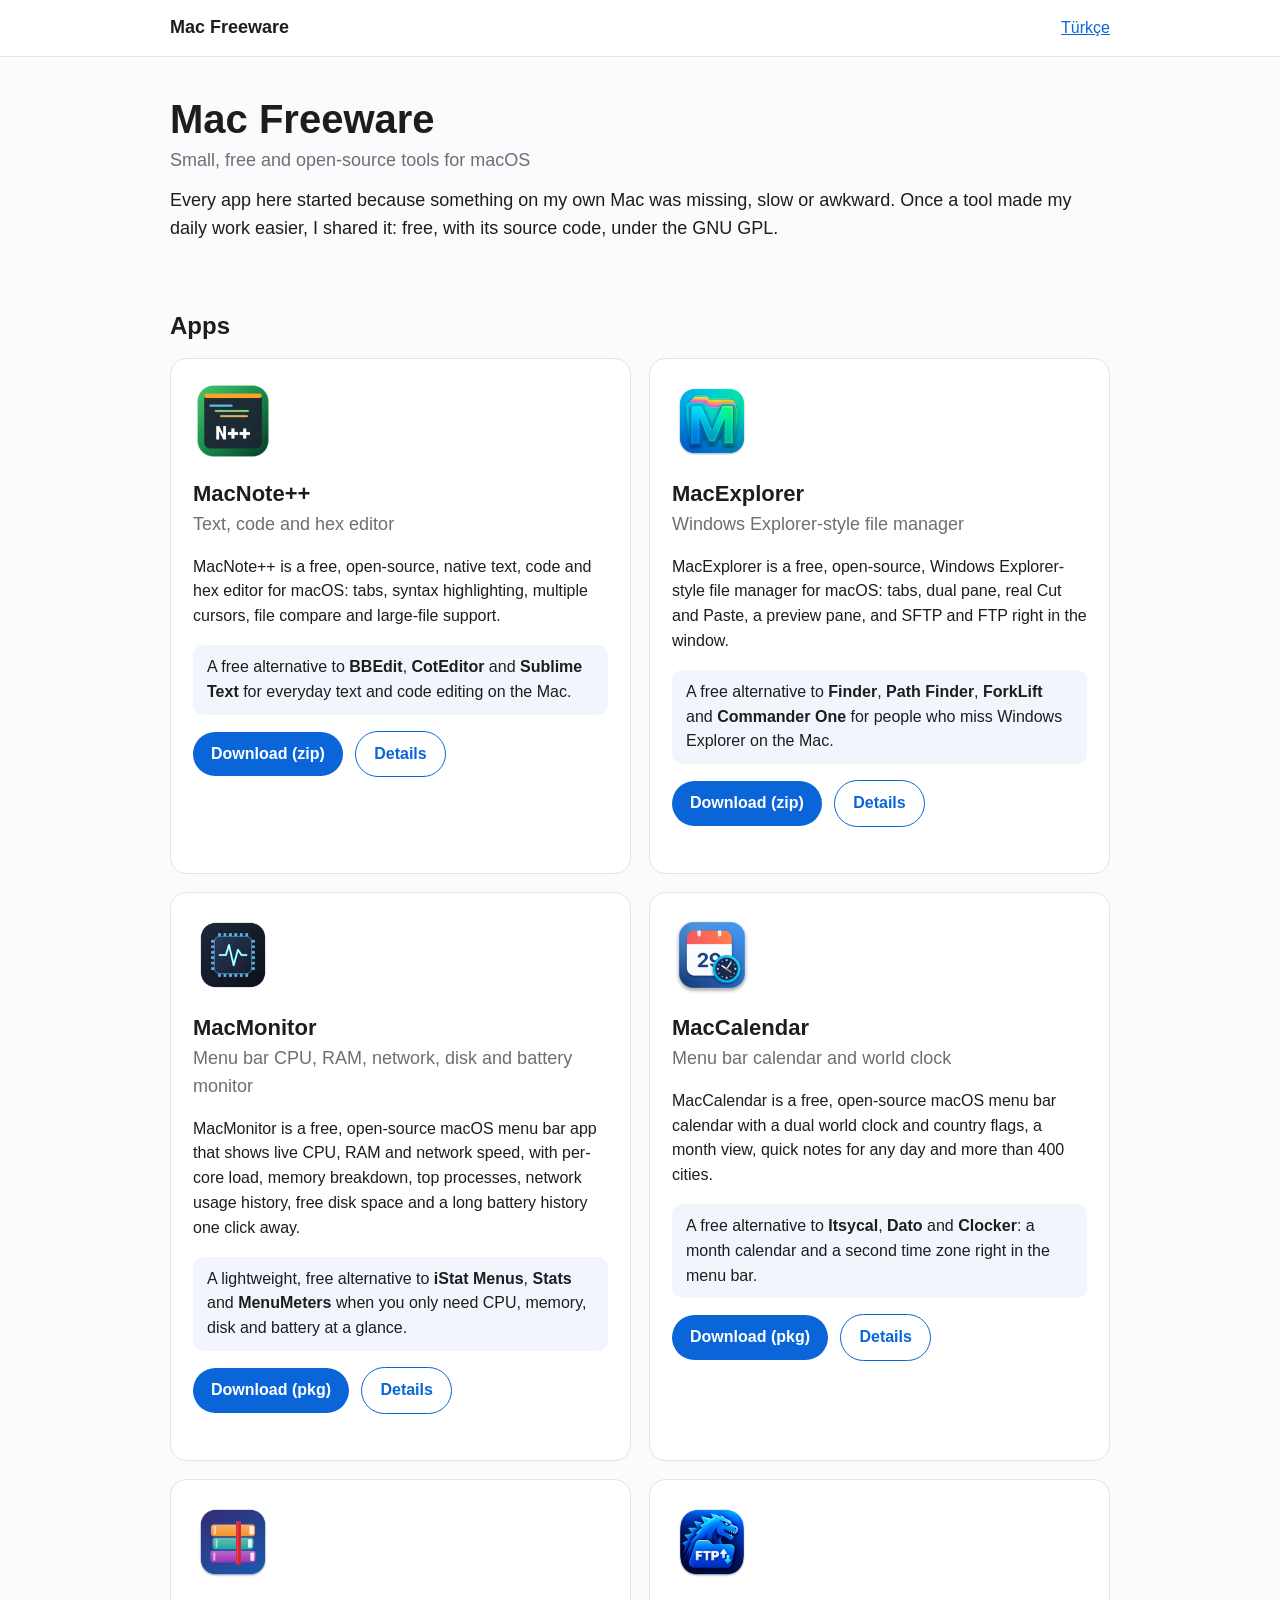
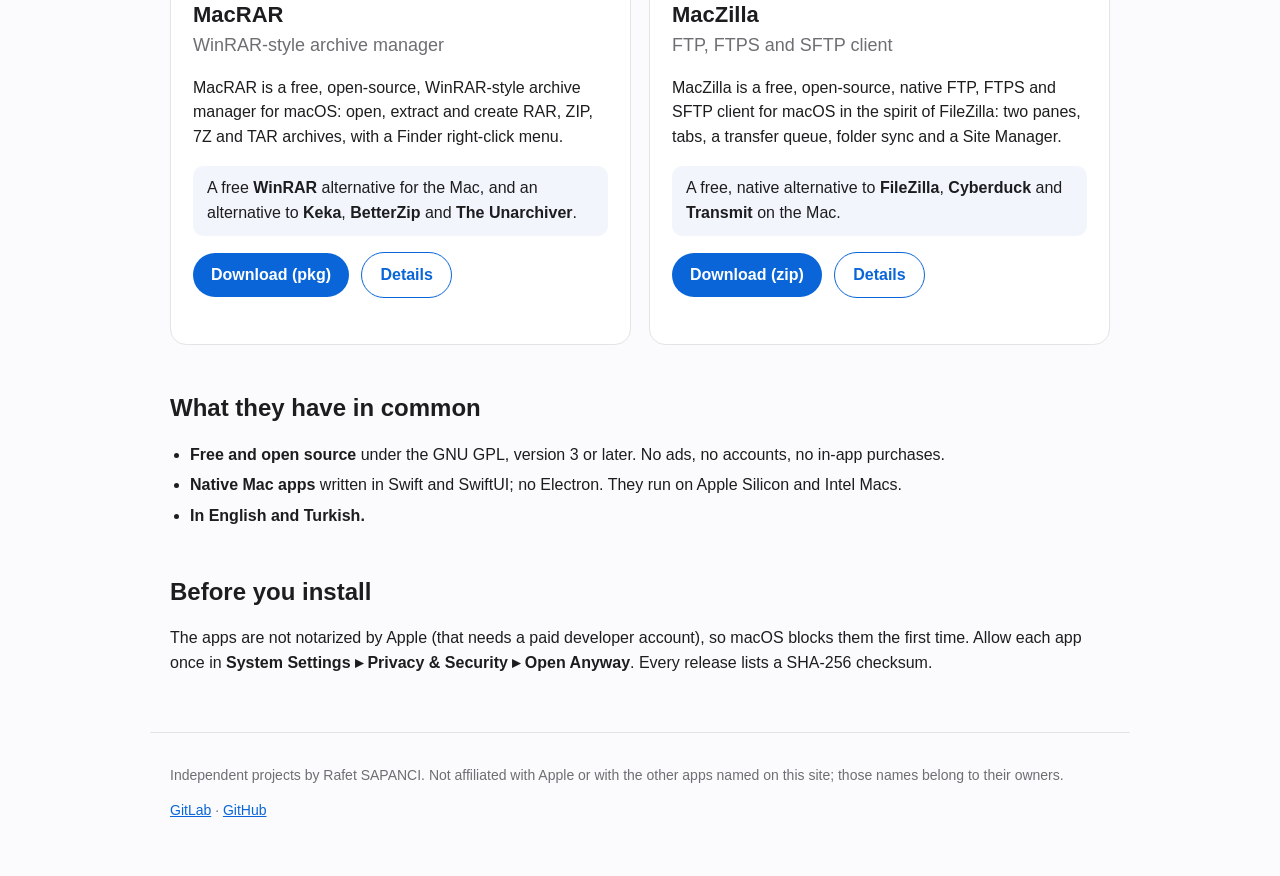
<file: index.html>
<!doctype html>
<html lang="en">
<head>
<meta charset="utf-8">
<meta name="viewport" content="width=device-width, initial-scale=1">
<title>Mac Freeware – Small, free and open-source tools for macOS</title>
<meta name="description" content="Small, free and open-source tools for macOS: MacNote++, MacExplorer, MacMonitor, MacCalendar, MacRAR, MacZilla.">
<link rel="canonical" href="https://macfreeware.github.io/">
<link rel="alternate" hreflang="en" href="https://macfreeware.github.io/">
<link rel="alternate" hreflang="tr" href="https://macfreeware.github.io/tr/">
<link rel="alternate" hreflang="x-default" href="https://macfreeware.github.io/">
<meta property="og:type" content="website">
<meta property="og:title" content="Mac Freeware – Small, free and open-source tools for macOS">
<meta property="og:description" content="Small, free and open-source tools for macOS: MacNote++, MacExplorer, MacMonitor, MacCalendar, MacRAR, MacZilla.">
<meta property="og:url" content="https://macfreeware.github.io/">
<meta name="color-scheme" content="light dark">
<link rel="stylesheet" href="assets/style.css">
<script type="application/ld+json">{"@context": "https://schema.org", "@type": "WebSite", "name": "Mac Freeware", "url": "https://macfreeware.github.io/", "inLanguage": "en", "description": "Small, free and open-source tools for macOS"}</script>
<script type="application/ld+json">{"@context": "https://schema.org", "@type": "ItemList", "name": "Apps", "itemListElement": [{"@type": "ListItem", "position": 1, "url": "https://macfreeware.github.io/macnotepp/", "name": "MacNote++"}, {"@type": "ListItem", "position": 2, "url": "https://macfreeware.github.io/macexplorer/", "name": "MacExplorer"}, {"@type": "ListItem", "position": 3, "url": "https://macfreeware.github.io/macmonitor/", "name": "MacMonitor"}, {"@type": "ListItem", "position": 4, "url": "https://macfreeware.github.io/maccalendar/", "name": "MacCalendar"}, {"@type": "ListItem", "position": 5, "url": "https://macfreeware.github.io/macrar/", "name": "MacRAR"}, {"@type": "ListItem", "position": 6, "url": "https://macfreeware.github.io/maczilla/", "name": "MacZilla"}]}</script>
</head>
<body>
<header class="top"><div class="wrap">
<a class="brand" href="./">Mac Freeware</a>
<nav><a href="https://macfreeware.github.io/tr/" hreflang="tr" lang="tr">Türkçe</a></nav>
</div></header>
<main class="wrap">

<section class="hero"><div>
<h1>Mac Freeware</h1>
<p class="tag">Small, free and open-source tools for macOS</p>
<p class="lead">Every app here started because something on my own Mac was missing, slow or awkward. Once a tool made my daily work easier, I shared it: free, with its source code, under the GNU GPL.</p>
</div></section>
<section><h2>Apps</h2><div class="grid"><article class="card">
<a href="macnotepp/"><img class="icon" src="assets/img/macnotepp-icon.png" width="80" height="80" alt="MacNote++ icon"></a>
<h3><a href="macnotepp/">MacNote++</a></h3>
<p class="tag">Text, code and hex editor</p>
<p>MacNote++ is a free, open-source, native text, code and hex editor for macOS: tabs, syntax highlighting, multiple cursors, file compare and large-file support.</p>
<p class="alt">A free alternative to <b>BBEdit</b>, <b>CotEditor</b> and <b>Sublime Text</b> for everyday text and code editing on the Mac.</p>
<p class="actions"><a class="btn" href="https://gitlab.com/freeware2/macnotepp/-/releases/permalink/latest/downloads/MacNotePP.zip">Download (zip)</a> <a class="btn ghost" href="macnotepp/">Details</a></p>
</article><article class="card">
<a href="macexplorer/"><img class="icon" src="assets/img/macexplorer-icon.png" width="80" height="80" alt="MacExplorer icon"></a>
<h3><a href="macexplorer/">MacExplorer</a></h3>
<p class="tag">Windows Explorer-style file manager</p>
<p>MacExplorer is a free, open-source, Windows Explorer-style file manager for macOS: tabs, dual pane, real Cut and Paste, a preview pane, and SFTP and FTP right in the window.</p>
<p class="alt">A free alternative to <b>Finder</b>, <b>Path Finder</b>, <b>ForkLift</b> and <b>Commander One</b> for people who miss Windows Explorer on the Mac.</p>
<p class="actions"><a class="btn" href="https://gitlab.com/freeware2/macexplorer/-/releases/permalink/latest/downloads/MacExplorer.zip">Download (zip)</a> <a class="btn ghost" href="macexplorer/">Details</a></p>
</article><article class="card">
<a href="macmonitor/"><img class="icon" src="assets/img/macmonitor-icon.png" width="80" height="80" alt="MacMonitor icon"></a>
<h3><a href="macmonitor/">MacMonitor</a></h3>
<p class="tag">Menu bar CPU, RAM, network, disk and battery monitor</p>
<p>MacMonitor is a free, open-source macOS menu bar app that shows live CPU, RAM and network speed, with per-core load, memory breakdown, top processes, network usage history, free disk space and a long battery history one click away.</p>
<p class="alt">A lightweight, free alternative to <b>iStat Menus</b>, <b>Stats</b> and <b>MenuMeters</b> when you only need CPU, memory, disk and battery at a glance.</p>
<p class="actions"><a class="btn" href="https://gitlab.com/freeware2/macmonitor/-/releases/permalink/latest/downloads/MacMonitor.pkg">Download (pkg)</a> <a class="btn ghost" href="macmonitor/">Details</a></p>
</article><article class="card">
<a href="maccalendar/"><img class="icon" src="assets/img/maccalendar-icon.png" width="80" height="80" alt="MacCalendar icon"></a>
<h3><a href="maccalendar/">MacCalendar</a></h3>
<p class="tag">Menu bar calendar and world clock</p>
<p>MacCalendar is a free, open-source macOS menu bar calendar with a dual world clock and country flags, a month view, quick notes for any day and more than 400 cities.</p>
<p class="alt">A free alternative to <b>Itsycal</b>, <b>Dato</b> and <b>Clocker</b>: a month calendar and a second time zone right in the menu bar.</p>
<p class="actions"><a class="btn" href="https://gitlab.com/freeware2/maccalendar/-/releases/permalink/latest/downloads/MacCalendar.pkg">Download (pkg)</a> <a class="btn ghost" href="maccalendar/">Details</a></p>
</article><article class="card">
<a href="macrar/"><img class="icon" src="assets/img/macrar-icon.png" width="80" height="80" alt="MacRAR icon"></a>
<h3><a href="macrar/">MacRAR</a></h3>
<p class="tag">WinRAR-style archive manager</p>
<p>MacRAR is a free, open-source, WinRAR-style archive manager for macOS: open, extract and create RAR, ZIP, 7Z and TAR archives, with a Finder right-click menu.</p>
<p class="alt">A free <b>WinRAR</b> alternative for the Mac, and an alternative to <b>Keka</b>, <b>BetterZip</b> and <b>The Unarchiver</b>.</p>
<p class="actions"><a class="btn" href="https://gitlab.com/freeware2/macrar/-/releases/permalink/latest/downloads/MacRAR.pkg">Download (pkg)</a> <a class="btn ghost" href="macrar/">Details</a></p>
</article><article class="card">
<a href="maczilla/"><img class="icon" src="assets/img/maczilla-icon.png" width="80" height="80" alt="MacZilla icon"></a>
<h3><a href="maczilla/">MacZilla</a></h3>
<p class="tag">FTP, FTPS and SFTP client</p>
<p>MacZilla is a free, open-source, native FTP, FTPS and SFTP client for macOS in the spirit of FileZilla: two panes, tabs, a transfer queue, folder sync and a Site Manager.</p>
<p class="alt">A free, native alternative to <b>FileZilla</b>, <b>Cyberduck</b> and <b>Transmit</b> on the Mac.</p>
<p class="actions"><a class="btn" href="https://gitlab.com/freeware2/maczilla/-/releases/permalink/latest/downloads/MacZilla.zip">Download (zip)</a> <a class="btn ghost" href="maczilla/">Details</a></p>
</article></div></section>
<section><h2>What they have in common</h2><ul class="feats"><li><b>Free and open source</b> under the GNU GPL, version 3 or later. No ads, no accounts, no in-app purchases.</li><li><b>Native Mac apps</b> written in Swift and SwiftUI; no Electron. They run on Apple Silicon and Intel Macs.</li><li><b>In English and Turkish.</b></li></ul></section>
<section><h2>Before you install</h2><p>The apps are not notarized by Apple (that needs a paid developer account), so macOS blocks them the first time. Allow each app once in <b>System Settings ▸ Privacy &amp; Security ▸ Open Anyway</b>. Every release lists a SHA-256 checksum.</p></section>

</main>
<footer class="wrap foot">
<p>Independent projects by Rafet SAPANCI. Not affiliated with Apple or with the other apps named on this site; those names belong to their owners.</p>
<p><a href="https://gitlab.com/freeware2">GitLab</a> · <a href="https://github.com/macfreeware">GitHub</a></p>
</footer>
</body>
</html>
</file>
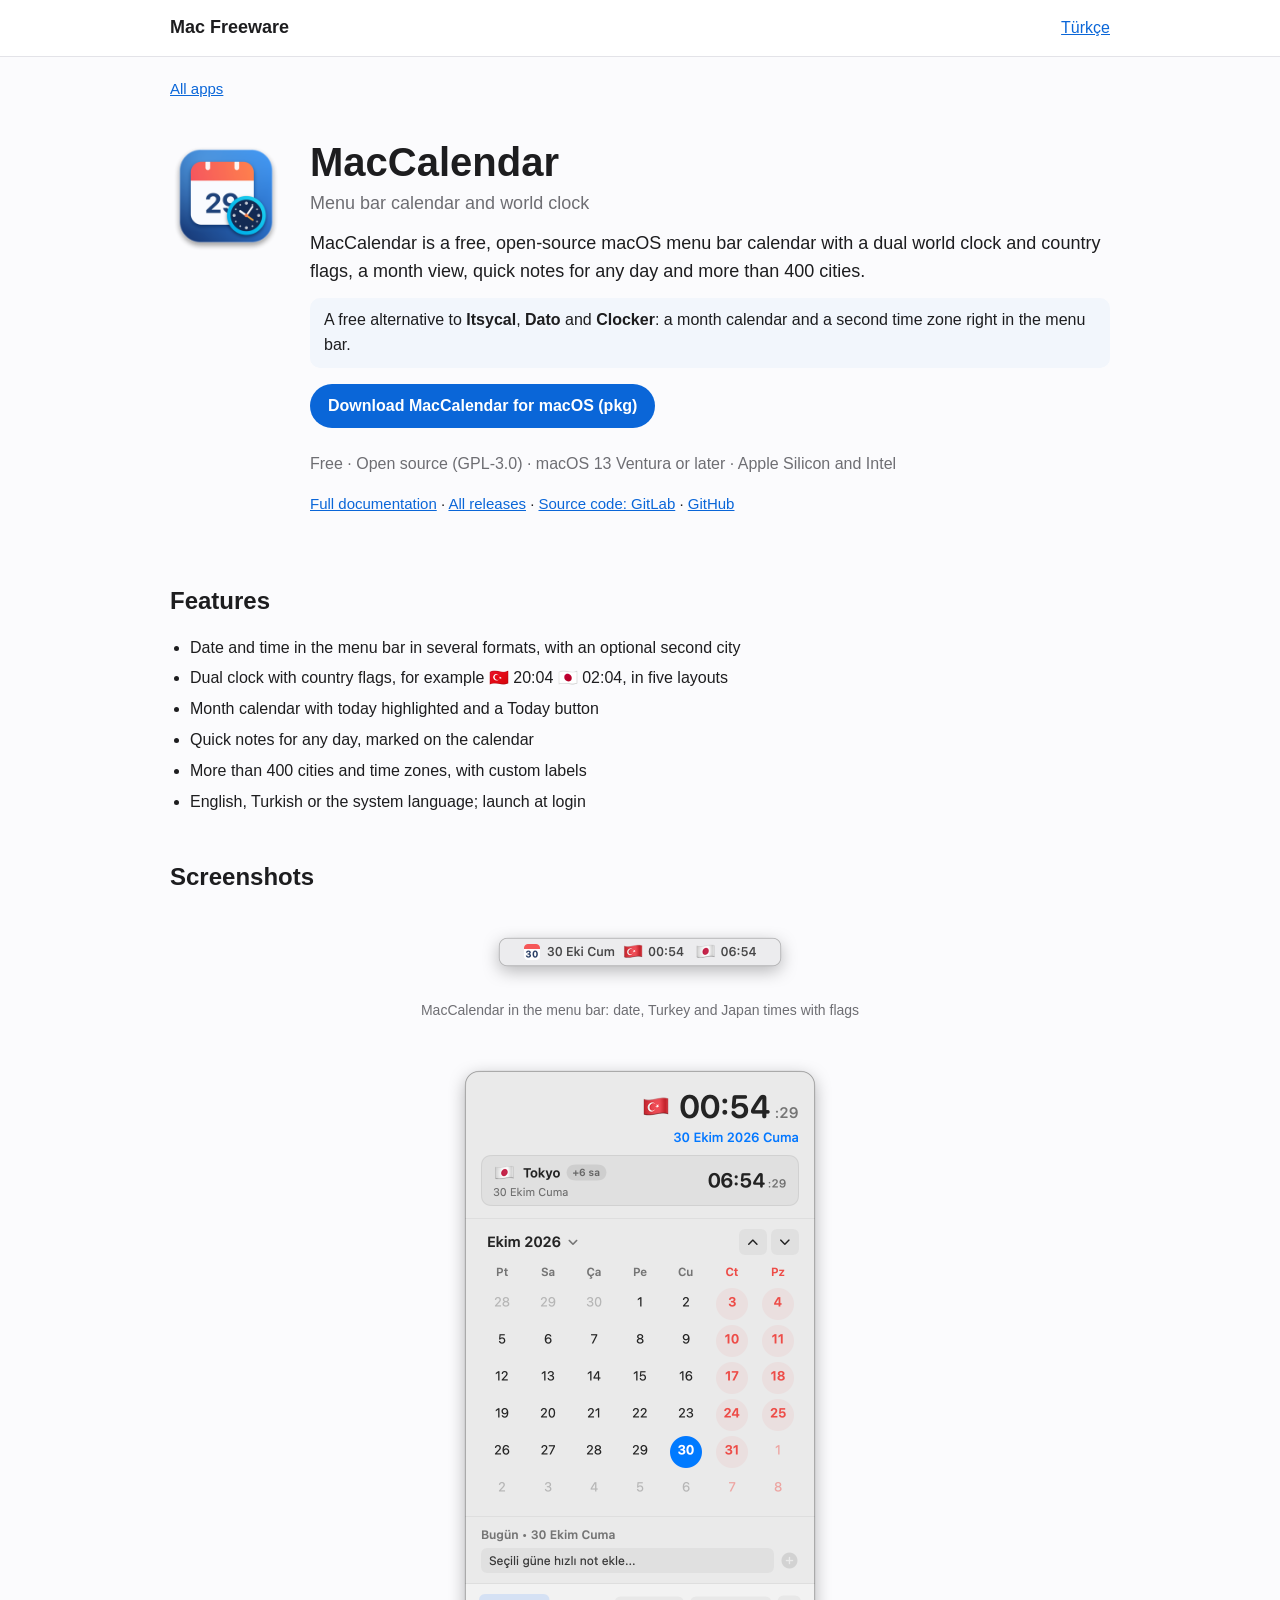
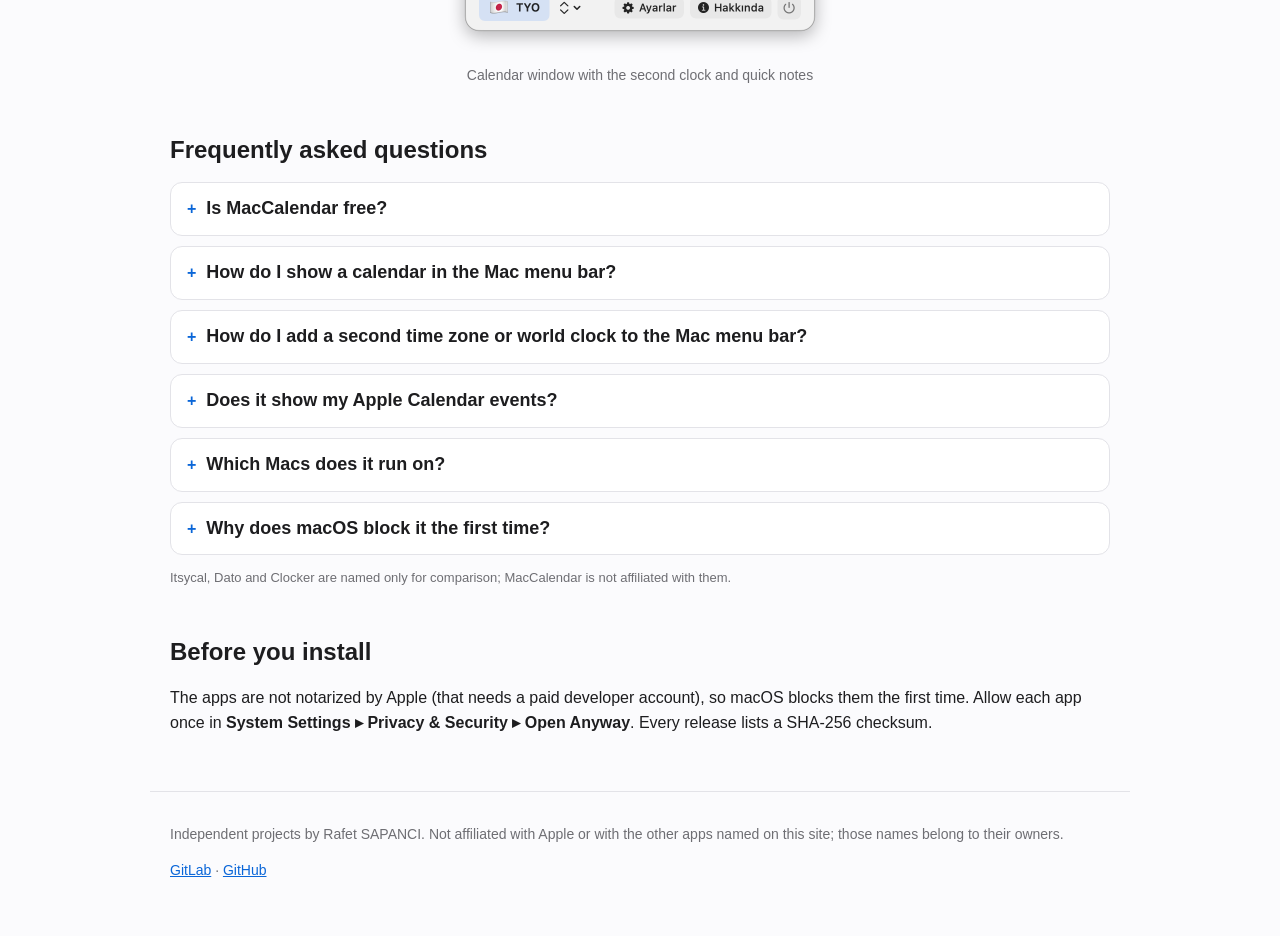
<file: maccalendar/index.html>
<!doctype html>
<html lang="en">
<head>
<meta charset="utf-8">
<meta name="viewport" content="width=device-width, initial-scale=1">
<title>MacCalendar – Menu bar calendar and world clock for macOS (free)</title>
<meta name="description" content="MacCalendar is a free, open-source macOS menu bar calendar with a dual world clock and country flags, a month view, quick notes for any day and more than 400 cities.">
<link rel="canonical" href="https://macfreeware.github.io/maccalendar/">
<link rel="alternate" hreflang="en" href="https://macfreeware.github.io/maccalendar/">
<link rel="alternate" hreflang="tr" href="https://macfreeware.github.io/tr/maccalendar/">
<link rel="alternate" hreflang="x-default" href="https://macfreeware.github.io/maccalendar/">
<meta property="og:type" content="website">
<meta property="og:title" content="MacCalendar – Menu bar calendar and world clock for macOS (free)">
<meta property="og:description" content="MacCalendar is a free, open-source macOS menu bar calendar with a dual world clock and country flags, a month view, quick notes for any day and more than 400 cities.">
<meta property="og:url" content="https://macfreeware.github.io/maccalendar/">
<meta name="color-scheme" content="light dark">
<link rel="stylesheet" href="../assets/style.css">
<script type="application/ld+json">{"@context": "https://schema.org", "@type": "SoftwareApplication", "name": "MacCalendar", "description": "MacCalendar is a free, open-source macOS menu bar calendar with a dual world clock and country flags, a month view, quick notes for any day and more than 400 cities.", "applicationCategory": "UtilitiesApplication", "operatingSystem": "macOS 13 or later", "url": "https://macfreeware.github.io/maccalendar/", "downloadUrl": "https://gitlab.com/freeware2/maccalendar/-/releases/permalink/latest/downloads/MacCalendar.pkg", "image": "https://macfreeware.github.io/assets/img/maccalendar-icon.png", "screenshot": ["https://macfreeware.github.io/assets/img/maccalendar-menubar.png", "https://macfreeware.github.io/assets/img/maccalendar-calendar.png"], "featureList": ["Date and time in the menu bar in several formats, with an optional second city", "Dual clock with country flags, for example 🇹🇷 20:04 🇯🇵 02:04, in five layouts", "Month calendar with today highlighted and a Today button", "Quick notes for any day, marked on the calendar", "More than 400 cities and time zones, with custom labels", "English, Turkish or the system language; launch at login"], "isAccessibleForFree": true, "license": "https://www.gnu.org/licenses/gpl-3.0.html", "inLanguage": ["en", "tr"], "offers": {"@type": "Offer", "price": "0", "priceCurrency": "USD"}, "author": {"@type": "Person", "name": "Rafet SAPANCI"}, "sameAs": ["https://gitlab.com/freeware2/maccalendar", "https://github.com/macfreeware/MacCalendar"]}</script>
<script type="application/ld+json">{"@context": "https://schema.org", "@type": "FAQPage", "mainEntity": [{"@type": "Question", "name": "Is MacCalendar free?", "acceptedAnswer": {"@type": "Answer", "text": "Yes. MacCalendar is free and open source under the GPL-3.0 license, with no ads, no accounts and no in-app purchases."}}, {"@type": "Question", "name": "How do I show a calendar in the Mac menu bar?", "acceptedAnswer": {"@type": "Answer", "text": "The macOS menu bar clock has no month view. Install MacCalendar and click the date in the menu bar: a month calendar opens with today highlighted, a Today button and quick notes for any day."}}, {"@type": "Question", "name": "How do I add a second time zone or world clock to the Mac menu bar?", "acceptedAnswer": {"@type": "Answer", "text": "Turn on the dual clock in MacCalendar's Settings and pick any of more than 400 cities. The menu bar then shows both times with country flags, for example 🇹🇷 20:04   🇯🇵 02:04, and the calendar shows the time difference."}}, {"@type": "Question", "name": "Does it show my Apple Calendar events?", "acceptedAnswer": {"@type": "Answer", "text": "No. MacCalendar shows the month grid and its own quick notes for each day; it does not read events from the Calendar app."}}, {"@type": "Question", "name": "Which Macs does it run on?", "acceptedAnswer": {"@type": "Answer", "text": "Apple Silicon and Intel Macs with macOS 13 Ventura or later."}}, {"@type": "Question", "name": "Why does macOS block it the first time?", "acceptedAnswer": {"@type": "Answer", "text": "MacCalendar is not notarized by Apple, which needs a paid developer account. Allow it once in System Settings ▸ Privacy & Security ▸ Open Anyway; see First launch."}}]}</script>
</head>
<body>
<header class="top"><div class="wrap">
<a class="brand" href="../">Mac Freeware</a>
<nav><a href="https://macfreeware.github.io/tr/maccalendar/" hreflang="tr" lang="tr">Türkçe</a></nav>
</div></header>
<main class="wrap">

<p class="crumb"><a href="../">All apps</a></p>
<section class="hero app">
<img class="icon" src="../assets/img/maccalendar-icon.png" width="112" height="112" alt="MacCalendar icon">
<div>
<h1>MacCalendar</h1>
<p class="tag">Menu bar calendar and world clock</p>
<p class="lead">MacCalendar is a free, open-source macOS menu bar calendar with a dual world clock and country flags, a month view, quick notes for any day and more than 400 cities.</p>
<p class="alt">A free alternative to <b>Itsycal</b>, <b>Dato</b> and <b>Clocker</b>: a month calendar and a second time zone right in the menu bar.</p>
<p class="actions"><a class="btn" href="https://gitlab.com/freeware2/maccalendar/-/releases/permalink/latest/downloads/MacCalendar.pkg">Download MacCalendar for macOS (pkg)</a></p>
<p class="meta">Free · Open source (GPL-3.0) · macOS 13 Ventura or later · Apple Silicon and Intel</p>
<p class="links"><a href="https://gitlab.com/freeware2/maccalendar/-/blob/main/README.md">Full documentation</a> · <a href="https://gitlab.com/freeware2/maccalendar/-/releases">All releases</a> · <a href="https://gitlab.com/freeware2/maccalendar">Source code: GitLab</a> · <a href="https://github.com/macfreeware/MacCalendar">GitHub</a></p>
</div>
</section>
<section><h2>Features</h2><ul class="feats"><li>Date and time in the menu bar in several formats, with an optional second city</li>
<li>Dual clock with country flags, for example 🇹🇷 20:04 🇯🇵 02:04, in five layouts</li>
<li>Month calendar with today highlighted and a Today button</li>
<li>Quick notes for any day, marked on the calendar</li>
<li>More than 400 cities and time zones, with custom labels</li>
<li>English, Turkish or the system language; launch at login</li></ul></section>
<section><h2>Screenshots</h2><div class="shots"><figure class="shot wide"><img src="../assets/img/maccalendar-menubar.png" width="338" height="84" alt="MacCalendar in the menu bar: date, Turkey and Japan times with flags" loading="lazy" decoding="async"><figcaption>MacCalendar in the menu bar: date, Turkey and Japan times with flags</figcaption></figure>
<figure class="shot"><img src="../assets/img/maccalendar-calendar.png" width="406" height="616" alt="Calendar window with the second clock and quick notes" loading="lazy" decoding="async"><figcaption>Calendar window with the second clock and quick notes</figcaption></figure></div></section>
<section><h2>Frequently asked questions</h2><div class="faq"><details><summary><h3>Is MacCalendar free?</h3></summary><p>Yes. MacCalendar is free and open source under the GPL-3.0 license, with no ads, no accounts and no in-app purchases.</p></details>
<details><summary><h3>How do I show a calendar in the Mac menu bar?</h3></summary><p>The macOS menu bar clock has no month view. Install MacCalendar and click the date in the menu bar: a month calendar opens with today highlighted, a <strong>Today</strong> button and quick notes for any day.</p></details>
<details><summary><h3>How do I add a second time zone or world clock to the Mac menu bar?</h3></summary><p>Turn on the dual clock in MacCalendar&#x27;s Settings and pick any of more than 400 cities. The menu bar then shows both times with country flags, for example <code>🇹🇷 20:04   🇯🇵 02:04</code>, and the calendar shows the time difference.</p></details>
<details><summary><h3>Does it show my Apple Calendar events?</h3></summary><p>No. MacCalendar shows the month grid and its own quick notes for each day; it does not read events from the Calendar app.</p></details>
<details><summary><h3>Which Macs does it run on?</h3></summary><p>Apple Silicon and Intel Macs with macOS 13 Ventura or later.</p></details>
<details><summary><h3>Why does macOS block it the first time?</h3></summary><p>MacCalendar is not notarized by Apple, which needs a paid developer account. Allow it once in <strong>System Settings ▸ Privacy &amp; Security ▸ Open Anyway</strong>; see <a href="https://gitlab.com/freeware2/maccalendar/-/blob/main/README.md#first-launch-allow-the-installer-once">First launch</a>.</p></details></div>
<p class="note">Itsycal, Dato and Clocker are named only for comparison; MacCalendar is not affiliated with them.</p></section>
<section><h2>Before you install</h2><p>The apps are not notarized by Apple (that needs a paid developer account), so macOS blocks them the first time. Allow each app once in <b>System Settings ▸ Privacy &amp; Security ▸ Open Anyway</b>. Every release lists a SHA-256 checksum.</p></section>

</main>
<footer class="wrap foot">
<p>Independent projects by Rafet SAPANCI. Not affiliated with Apple or with the other apps named on this site; those names belong to their owners.</p>
<p><a href="https://gitlab.com/freeware2">GitLab</a> · <a href="https://github.com/macfreeware">GitHub</a></p>
</footer>
</body>
</html>
</file>
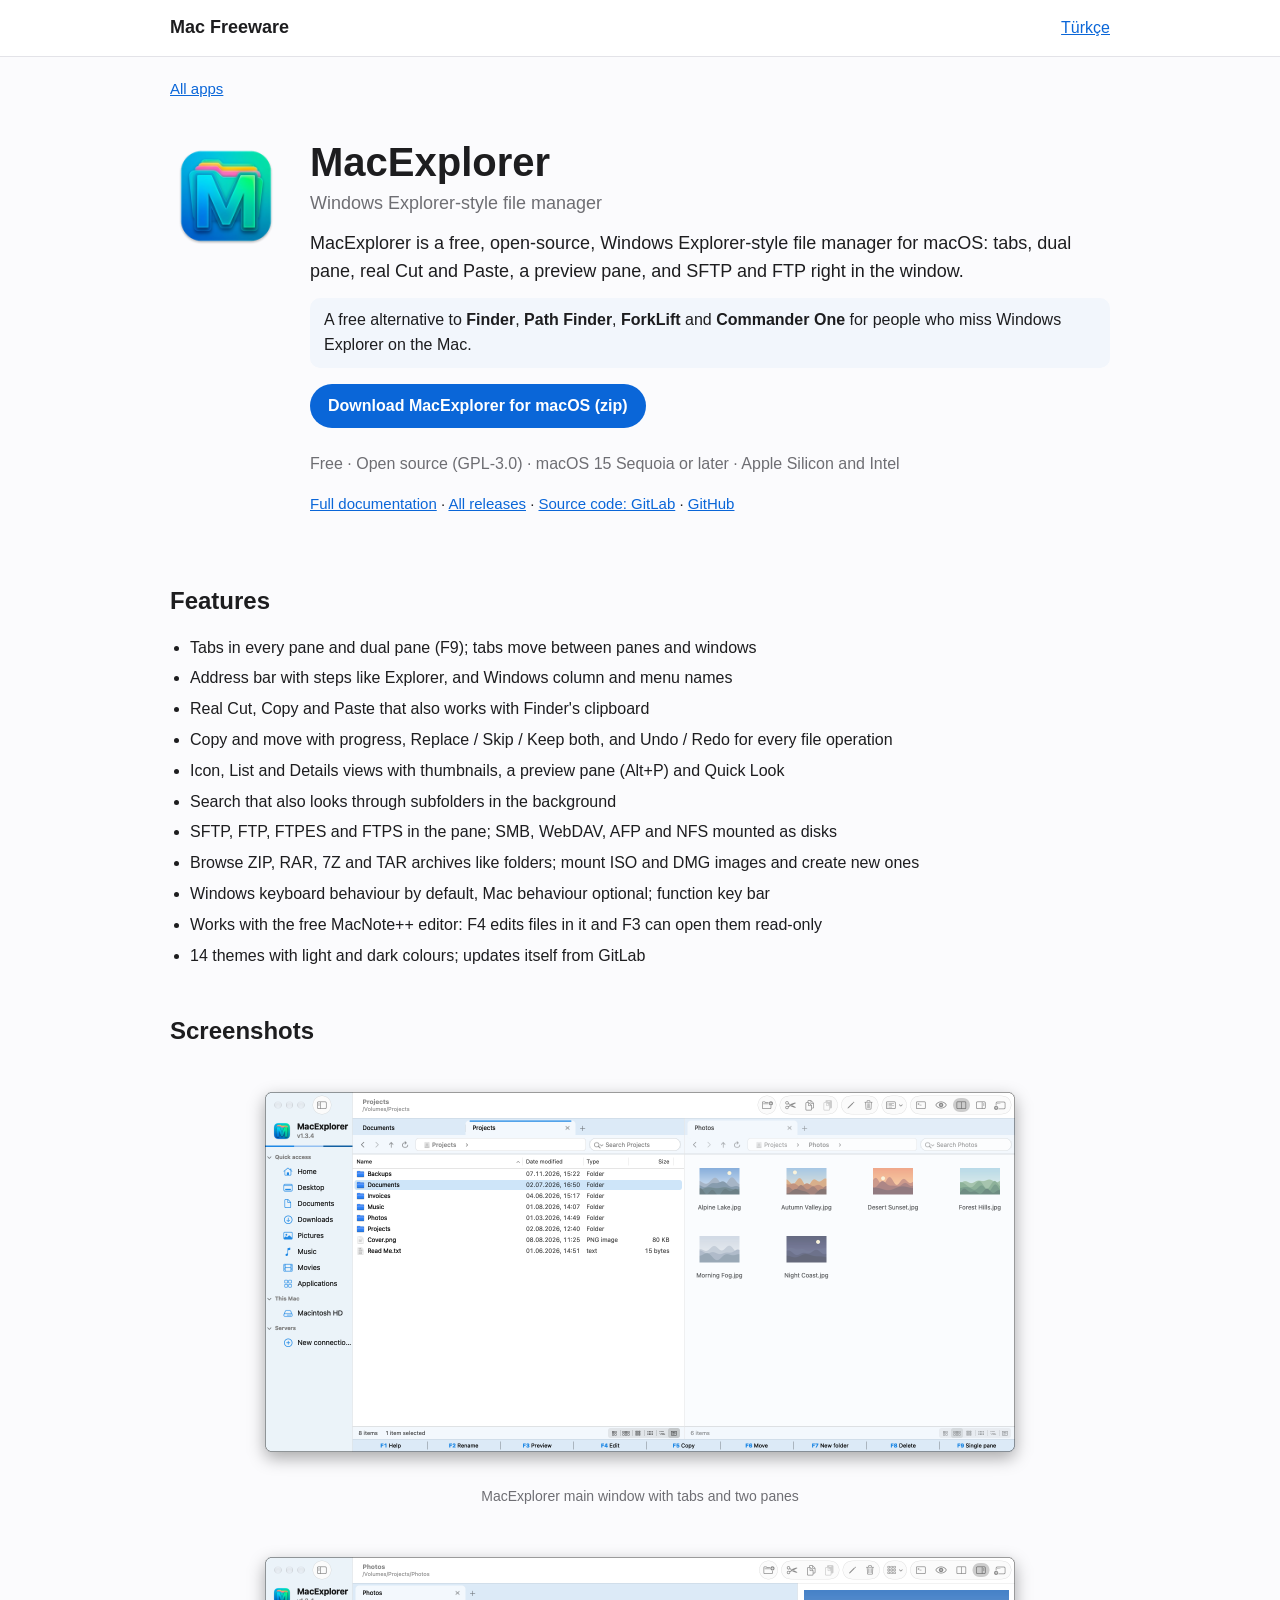
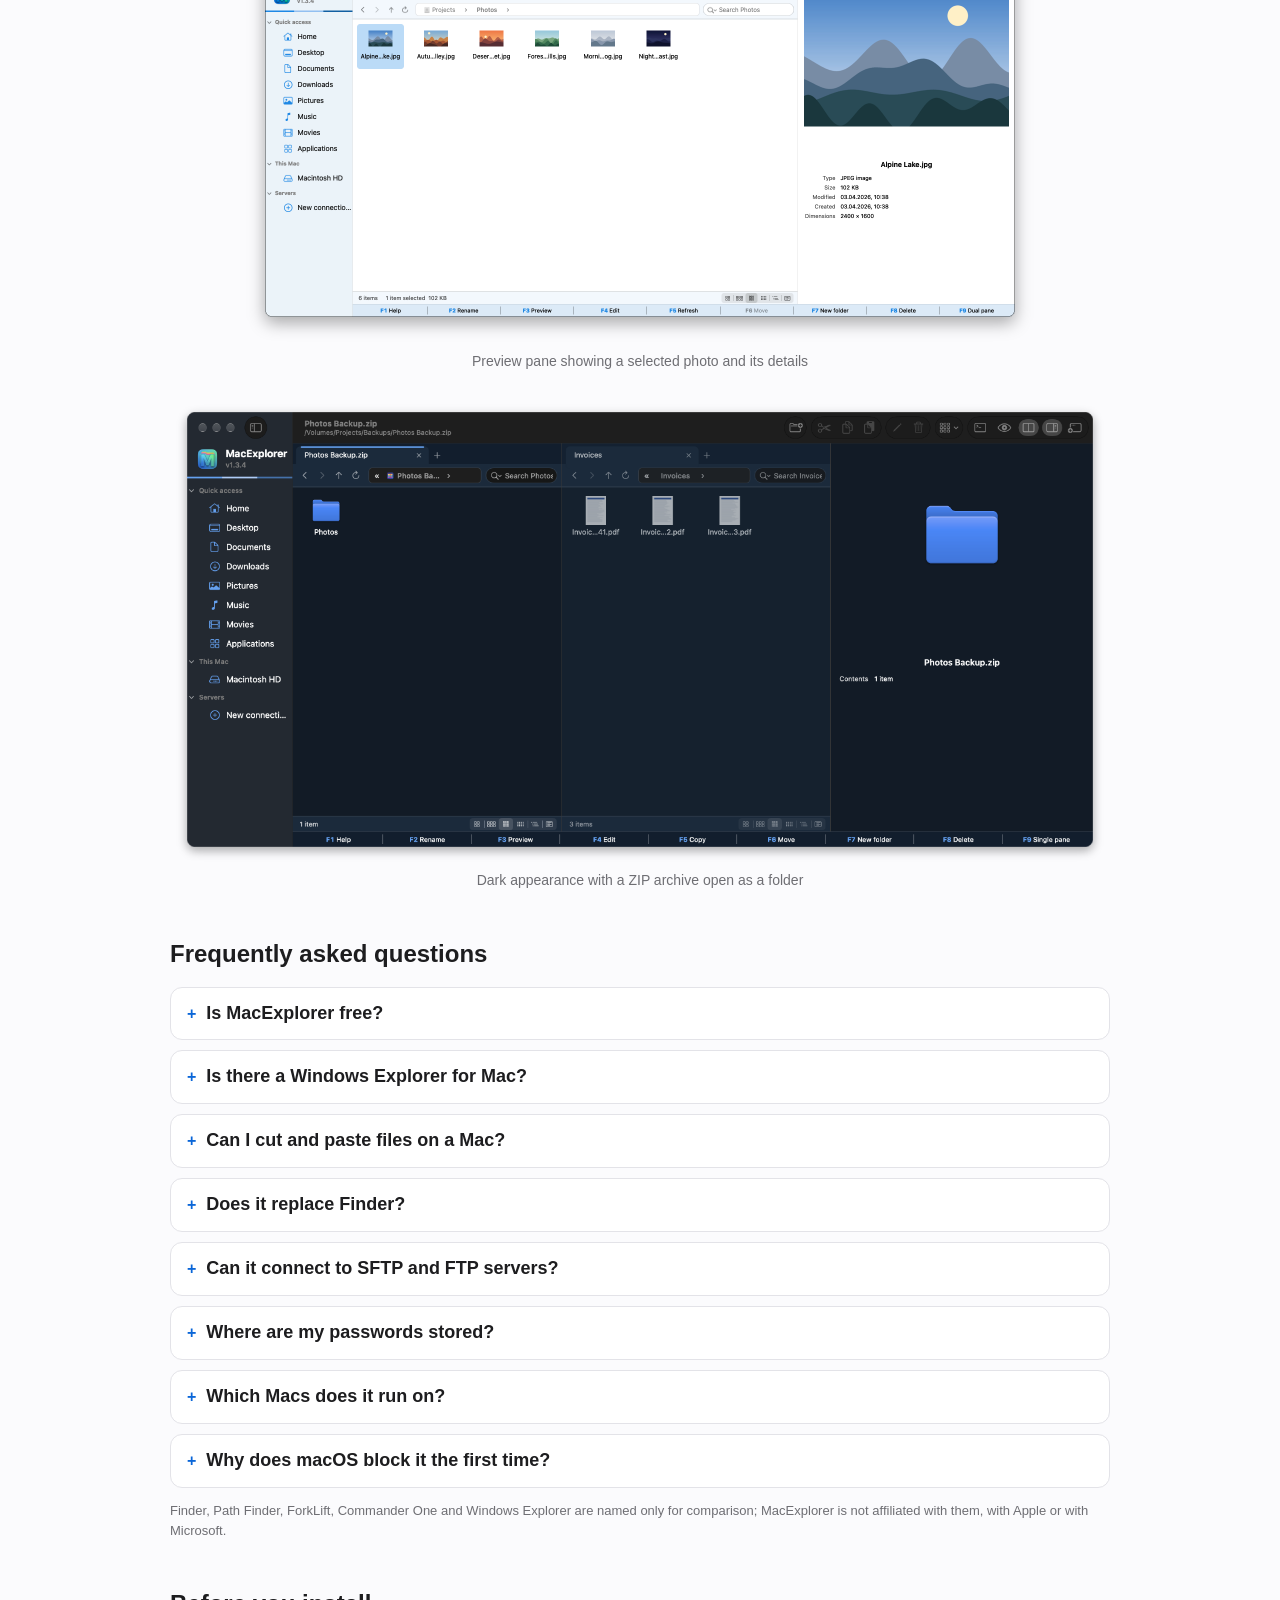
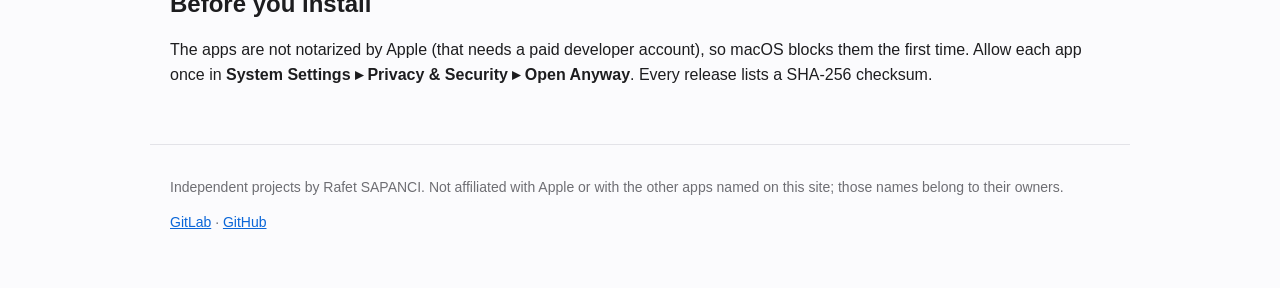
<file: macexplorer/index.html>
<!doctype html>
<html lang="en">
<head>
<meta charset="utf-8">
<meta name="viewport" content="width=device-width, initial-scale=1">
<title>MacExplorer – Windows Explorer-style file manager for macOS (free)</title>
<meta name="description" content="MacExplorer is a free, open-source, Windows Explorer-style file manager for macOS: tabs, dual pane, real Cut and Paste, a preview pane, and SFTP and FTP right in the window.">
<link rel="canonical" href="https://macfreeware.github.io/macexplorer/">
<link rel="alternate" hreflang="en" href="https://macfreeware.github.io/macexplorer/">
<link rel="alternate" hreflang="tr" href="https://macfreeware.github.io/tr/macexplorer/">
<link rel="alternate" hreflang="x-default" href="https://macfreeware.github.io/macexplorer/">
<meta property="og:type" content="website">
<meta property="og:title" content="MacExplorer – Windows Explorer-style file manager for macOS (free)">
<meta property="og:description" content="MacExplorer is a free, open-source, Windows Explorer-style file manager for macOS: tabs, dual pane, real Cut and Paste, a preview pane, and SFTP and FTP right in the window.">
<meta property="og:url" content="https://macfreeware.github.io/macexplorer/">
<meta name="color-scheme" content="light dark">
<link rel="stylesheet" href="../assets/style.css">
<script type="application/ld+json">{"@context": "https://schema.org", "@type": "SoftwareApplication", "name": "MacExplorer", "description": "MacExplorer is a free, open-source, Windows Explorer-style file manager for macOS: tabs, dual pane, real Cut and Paste, a preview pane, and SFTP and FTP right in the window.", "applicationCategory": "UtilitiesApplication", "operatingSystem": "macOS 15 or later", "url": "https://macfreeware.github.io/macexplorer/", "downloadUrl": "https://gitlab.com/freeware2/macexplorer/-/releases/permalink/latest/downloads/MacExplorer.zip", "image": "https://macfreeware.github.io/assets/img/macexplorer-icon.png", "screenshot": ["https://macfreeware.github.io/assets/img/macexplorer-main.png", "https://macfreeware.github.io/assets/img/macexplorer-preview.png", "https://macfreeware.github.io/assets/img/macexplorer-archive-dark.png"], "featureList": ["Tabs in every pane and dual pane (F9); tabs move between panes and windows", "Address bar with steps like Explorer, and Windows column and menu names", "Real Cut, Copy and Paste that also works with Finder's clipboard", "Copy and move with progress, Replace / Skip / Keep both, and Undo / Redo for every file operation", "Icon, List and Details views with thumbnails, a preview pane (Alt+P) and Quick Look", "Search that also looks through subfolders in the background", "SFTP, FTP, FTPES and FTPS in the pane; SMB, WebDAV, AFP and NFS mounted as disks", "Browse ZIP, RAR, 7Z and TAR archives like folders; mount ISO and DMG images and create new ones", "Windows keyboard behaviour by default, Mac behaviour optional; function key bar", "Works with the free MacNote++ editor: F4 edits files in it and F3 can open them read-only", "14 themes with light and dark colours; updates itself from GitLab"], "isAccessibleForFree": true, "license": "https://www.gnu.org/licenses/gpl-3.0.html", "inLanguage": ["en", "tr"], "offers": {"@type": "Offer", "price": "0", "priceCurrency": "USD"}, "author": {"@type": "Person", "name": "Rafet SAPANCI"}, "sameAs": ["https://gitlab.com/freeware2/macexplorer", "https://github.com/macfreeware/MacExplorer"]}</script>
<script type="application/ld+json">{"@context": "https://schema.org", "@type": "FAQPage", "mainEntity": [{"@type": "Question", "name": "Is MacExplorer free?", "acceptedAnswer": {"@type": "Answer", "text": "Yes. MacExplorer is free and open source under the GPL-3.0 license, with no ads, no accounts and no in-app purchases."}}, {"@type": "Question", "name": "Is there a Windows Explorer for Mac?", "acceptedAnswer": {"@type": "Answer", "text": "Microsoft does not make one. MacExplorer brings the same way of working to macOS: tabs, the address bar with steps, Windows menu names, Cut and Paste, and the Windows keyboard behaviour."}}, {"@type": "Question", "name": "Can I cut and paste files on a Mac?", "acceptedAnswer": {"@type": "Answer", "text": "Yes. In MacExplorer, Ctrl+X or ⌘X cuts files and Ctrl+V or ⌘V moves them. Cut items are dimmed until you paste."}}, {"@type": "Question", "name": "Does it replace Finder?", "acceptedAnswer": {"@type": "Answer", "text": "No, it runs next to Finder. macOS does not reliably allow another app to become the default file viewer, so folders opened from other apps still go to Finder."}}, {"@type": "Question", "name": "Can it connect to SFTP and FTP servers?", "acceptedAnswer": {"@type": "Answer", "text": "Yes. SFTP, FTP, FTPES and FTPS open in the pane, and SMB, WebDAV, AFP and NFS are mounted as disks. Connect with ⌘K."}}, {"@type": "Question", "name": "Where are my passwords stored?", "acceptedAnswer": {"@type": "Answer", "text": "Only in the macOS Keychain, and only if you choose to save them."}}, {"@type": "Question", "name": "Which Macs does it run on?", "acceptedAnswer": {"@type": "Answer", "text": "macOS 15 Sequoia or later, on Apple Silicon and Intel Macs."}}, {"@type": "Question", "name": "Why does macOS block it the first time?", "acceptedAnswer": {"@type": "Answer", "text": "MacExplorer is not notarized by Apple, which needs a paid developer account. Allow it once in System Settings ▸ Privacy & Security ▸ Open Anyway; see Download and install."}}]}</script>
</head>
<body>
<header class="top"><div class="wrap">
<a class="brand" href="../">Mac Freeware</a>
<nav><a href="https://macfreeware.github.io/tr/macexplorer/" hreflang="tr" lang="tr">Türkçe</a></nav>
</div></header>
<main class="wrap">

<p class="crumb"><a href="../">All apps</a></p>
<section class="hero app">
<img class="icon" src="../assets/img/macexplorer-icon.png" width="112" height="112" alt="MacExplorer icon">
<div>
<h1>MacExplorer</h1>
<p class="tag">Windows Explorer-style file manager</p>
<p class="lead">MacExplorer is a free, open-source, Windows Explorer-style file manager for macOS: tabs, dual pane, real Cut and Paste, a preview pane, and SFTP and FTP right in the window.</p>
<p class="alt">A free alternative to <b>Finder</b>, <b>Path Finder</b>, <b>ForkLift</b> and <b>Commander One</b> for people who miss Windows Explorer on the Mac.</p>
<p class="actions"><a class="btn" href="https://gitlab.com/freeware2/macexplorer/-/releases/permalink/latest/downloads/MacExplorer.zip">Download MacExplorer for macOS (zip)</a></p>
<p class="meta">Free · Open source (GPL-3.0) · macOS 15 Sequoia or later · Apple Silicon and Intel</p>
<p class="links"><a href="https://gitlab.com/freeware2/macexplorer/-/blob/main/README.md">Full documentation</a> · <a href="https://gitlab.com/freeware2/macexplorer/-/releases">All releases</a> · <a href="https://gitlab.com/freeware2/macexplorer">Source code: GitLab</a> · <a href="https://github.com/macfreeware/MacExplorer">GitHub</a></p>
</div>
</section>
<section><h2>Features</h2><ul class="feats"><li>Tabs in every pane and dual pane (F9); tabs move between panes and windows</li>
<li>Address bar with steps like Explorer, and Windows column and menu names</li>
<li>Real Cut, Copy and Paste that also works with Finder&#x27;s clipboard</li>
<li>Copy and move with progress, Replace / Skip / Keep both, and Undo / Redo for every file operation</li>
<li>Icon, List and Details views with thumbnails, a preview pane (Alt+P) and Quick Look</li>
<li>Search that also looks through subfolders in the background</li>
<li>SFTP, FTP, FTPES and FTPS in the pane; SMB, WebDAV, AFP and NFS mounted as disks</li>
<li>Browse ZIP, RAR, 7Z and TAR archives like folders; mount ISO and DMG images and create new ones</li>
<li>Windows keyboard behaviour by default, Mac behaviour optional; function key bar</li>
<li>Works with the free MacNote++ editor: F4 edits files in it and F3 can open them read-only</li>
<li>14 themes with light and dark colours; updates itself from GitLab</li></ul></section>
<section><h2>Screenshots</h2><div class="shots"><figure class="shot wide"><img src="../assets/img/macexplorer-main.png" width="806" height="416" alt="MacExplorer main window with tabs and two panes" loading="lazy" decoding="async"><figcaption>MacExplorer main window with tabs and two panes</figcaption></figure>
<figure class="shot wide"><img src="../assets/img/macexplorer-preview.png" width="806" height="416" alt="Preview pane showing a selected photo and its details" loading="lazy" decoding="async"><figcaption>Preview pane showing a selected photo and its details</figcaption></figure>
<figure class="shot wide"><img src="../assets/img/macexplorer-archive-dark.png" width="1556" height="776" alt="Dark appearance with a ZIP archive open as a folder" loading="lazy" decoding="async"><figcaption>Dark appearance with a ZIP archive open as a folder</figcaption></figure></div></section>
<section><h2>Frequently asked questions</h2><div class="faq"><details><summary><h3>Is MacExplorer free?</h3></summary><p>Yes. MacExplorer is free and open source under the GPL-3.0 license, with no ads, no accounts and no in-app purchases.</p></details>
<details><summary><h3>Is there a Windows Explorer for Mac?</h3></summary><p>Microsoft does not make one. MacExplorer brings the same way of working to macOS: tabs, the address bar with steps, Windows menu names, Cut and Paste, and the Windows keyboard behaviour.</p></details>
<details><summary><h3>Can I cut and paste files on a Mac?</h3></summary><p>Yes. In MacExplorer, Ctrl+X or ⌘X cuts files and Ctrl+V or ⌘V moves them. Cut items are dimmed until you paste.</p></details>
<details><summary><h3>Does it replace Finder?</h3></summary><p>No, it runs next to Finder. macOS does not reliably allow another app to become the default file viewer, so folders opened from other apps still go to Finder.</p></details>
<details><summary><h3>Can it connect to SFTP and FTP servers?</h3></summary><p>Yes. SFTP, FTP, FTPES and FTPS open in the pane, and SMB, WebDAV, AFP and NFS are mounted as disks. Connect with ⌘K.</p></details>
<details><summary><h3>Where are my passwords stored?</h3></summary><p>Only in the macOS Keychain, and only if you choose to save them.</p></details>
<details><summary><h3>Which Macs does it run on?</h3></summary><p>macOS 15 Sequoia or later, on Apple Silicon and Intel Macs.</p></details>
<details><summary><h3>Why does macOS block it the first time?</h3></summary><p>MacExplorer is not notarized by Apple, which needs a paid developer account. Allow it once in <strong>System Settings ▸ Privacy &amp; Security ▸ Open Anyway</strong>; see <a href="https://gitlab.com/freeware2/macexplorer/-/blob/main/README.md#download-and-install">Download and install</a>.</p></details></div>
<p class="note">Finder, Path Finder, ForkLift, Commander One and Windows Explorer are named only for comparison; MacExplorer is not affiliated with them, with Apple or with Microsoft.</p></section>
<section><h2>Before you install</h2><p>The apps are not notarized by Apple (that needs a paid developer account), so macOS blocks them the first time. Allow each app once in <b>System Settings ▸ Privacy &amp; Security ▸ Open Anyway</b>. Every release lists a SHA-256 checksum.</p></section>

</main>
<footer class="wrap foot">
<p>Independent projects by Rafet SAPANCI. Not affiliated with Apple or with the other apps named on this site; those names belong to their owners.</p>
<p><a href="https://gitlab.com/freeware2">GitLab</a> · <a href="https://github.com/macfreeware">GitHub</a></p>
</footer>
</body>
</html>
</file>
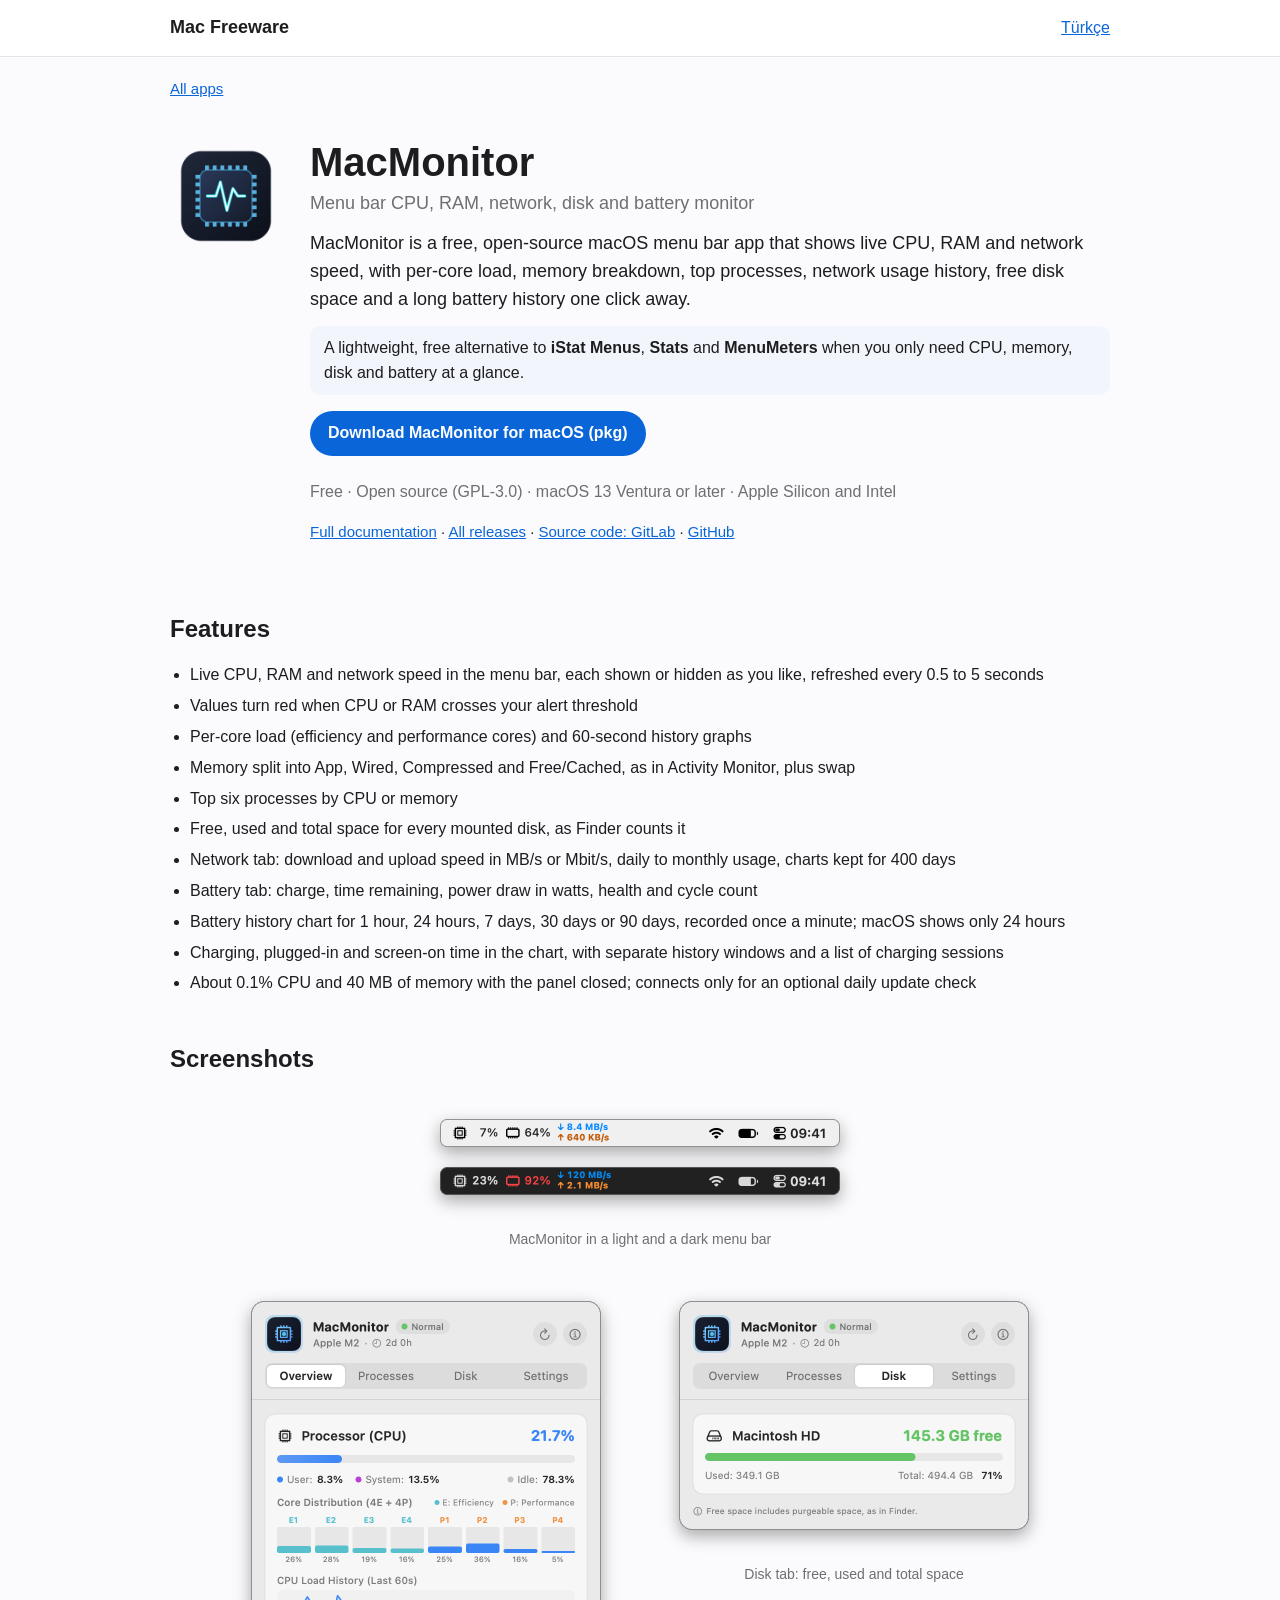
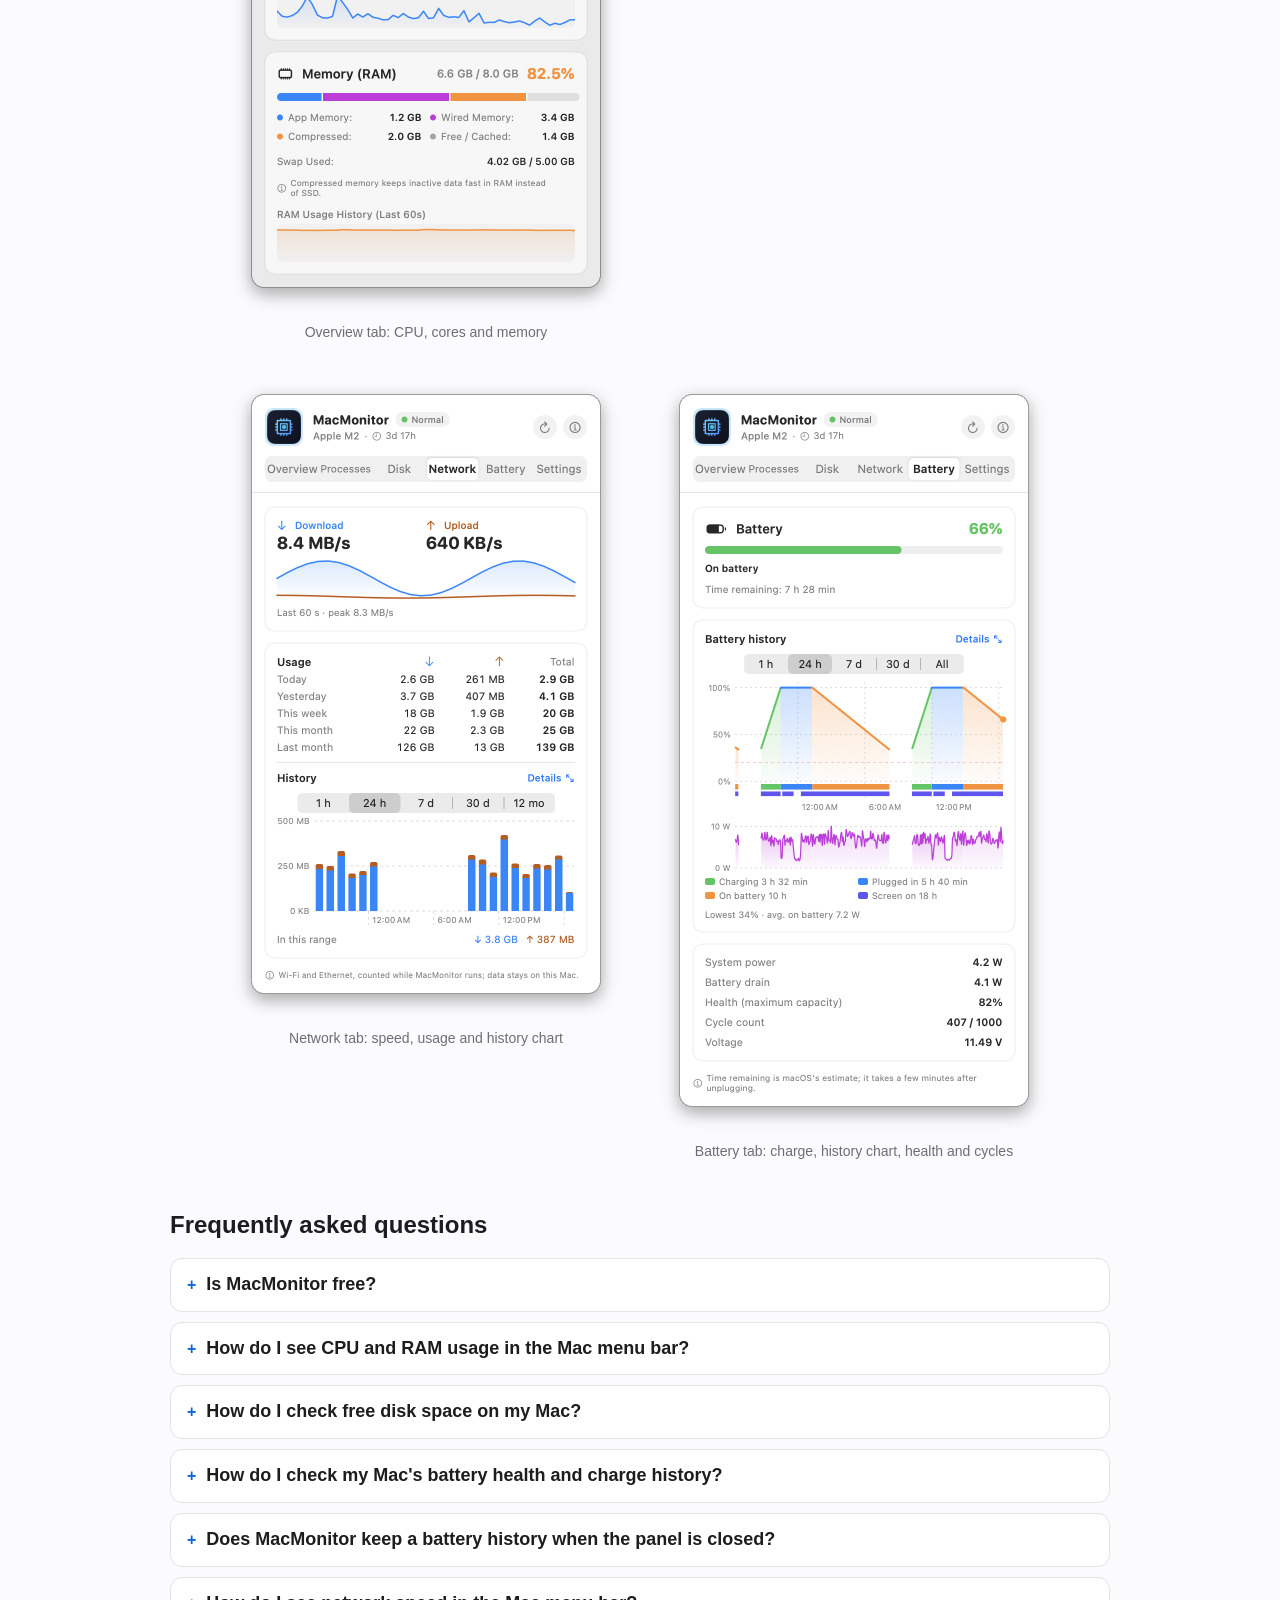
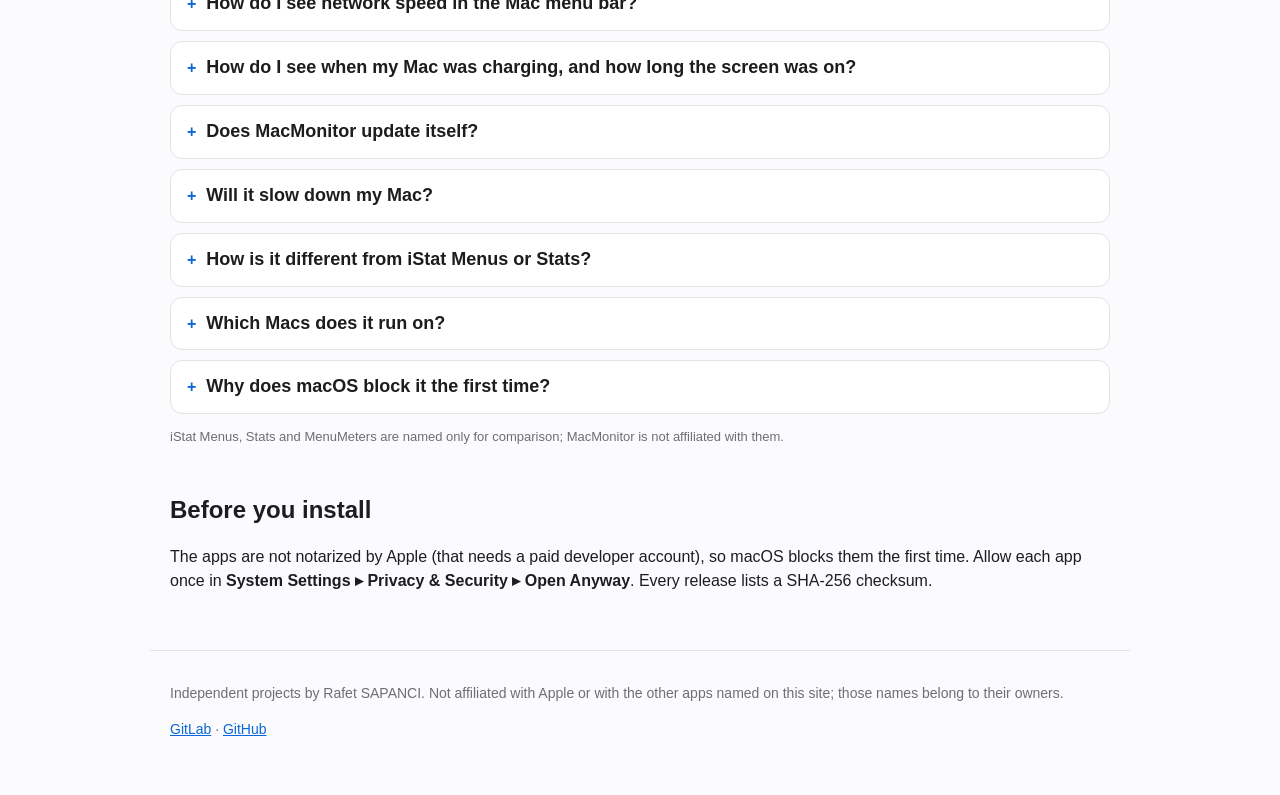
<file: macmonitor/index.html>
<!doctype html>
<html lang="en">
<head>
<meta charset="utf-8">
<meta name="viewport" content="width=device-width, initial-scale=1">
<title>MacMonitor – Menu bar CPU, RAM, network, disk and battery monitor for macOS (free)</title>
<meta name="description" content="MacMonitor is a free, open-source macOS menu bar app that shows live CPU, RAM and network speed, with per-core load, memory breakdown, top processes, network usage history, free disk space and a long battery history one click away.">
<link rel="canonical" href="https://macfreeware.github.io/macmonitor/">
<link rel="alternate" hreflang="en" href="https://macfreeware.github.io/macmonitor/">
<link rel="alternate" hreflang="tr" href="https://macfreeware.github.io/tr/macmonitor/">
<link rel="alternate" hreflang="x-default" href="https://macfreeware.github.io/macmonitor/">
<meta property="og:type" content="website">
<meta property="og:title" content="MacMonitor – Menu bar CPU, RAM, network, disk and battery monitor for macOS (free)">
<meta property="og:description" content="MacMonitor is a free, open-source macOS menu bar app that shows live CPU, RAM and network speed, with per-core load, memory breakdown, top processes, network usage history, free disk space and a long battery history one click away.">
<meta property="og:url" content="https://macfreeware.github.io/macmonitor/">
<meta name="color-scheme" content="light dark">
<link rel="stylesheet" href="../assets/style.css">
<script type="application/ld+json">{"@context": "https://schema.org", "@type": "SoftwareApplication", "name": "MacMonitor", "description": "MacMonitor is a free, open-source macOS menu bar app that shows live CPU, RAM and network speed, with per-core load, memory breakdown, top processes, network usage history, free disk space and a long battery history one click away.", "applicationCategory": "UtilitiesApplication", "operatingSystem": "macOS 13 or later", "url": "https://macfreeware.github.io/macmonitor/", "downloadUrl": "https://gitlab.com/freeware2/macmonitor/-/releases/permalink/latest/downloads/MacMonitor.pkg", "image": "https://macfreeware.github.io/assets/img/macmonitor-icon.png", "screenshot": ["https://macfreeware.github.io/assets/img/macmonitor-menubar.png", "https://macfreeware.github.io/assets/img/macmonitor-overview.png", "https://macfreeware.github.io/assets/img/macmonitor-disk.png", "https://macfreeware.github.io/assets/img/macmonitor-network.png", "https://macfreeware.github.io/assets/img/macmonitor-battery.png"], "featureList": ["Live CPU, RAM and network speed in the menu bar, each shown or hidden as you like, refreshed every 0.5 to 5 seconds", "Values turn red when CPU or RAM crosses your alert threshold", "Per-core load (efficiency and performance cores) and 60-second history graphs", "Memory split into App, Wired, Compressed and Free/Cached, as in Activity Monitor, plus swap", "Top six processes by CPU or memory", "Free, used and total space for every mounted disk, as Finder counts it", "Network tab: download and upload speed in MB/s or Mbit/s, daily to monthly usage, charts kept for 400 days", "Battery tab: charge, time remaining, power draw in watts, health and cycle count", "Battery history chart for 1 hour, 24 hours, 7 days, 30 days or 90 days, recorded once a minute; macOS shows only 24 hours", "Charging, plugged-in and screen-on time in the chart, with separate history windows and a list of charging sessions", "About 0.1% CPU and 40 MB of memory with the panel closed; connects only for an optional daily update check"], "isAccessibleForFree": true, "license": "https://www.gnu.org/licenses/gpl-3.0.html", "inLanguage": ["en", "tr"], "offers": {"@type": "Offer", "price": "0", "priceCurrency": "USD"}, "author": {"@type": "Person", "name": "Rafet SAPANCI"}, "sameAs": ["https://gitlab.com/freeware2/macmonitor", "https://github.com/macfreeware/MacMonitor"]}</script>
<script type="application/ld+json">{"@context": "https://schema.org", "@type": "FAQPage", "mainEntity": [{"@type": "Question", "name": "Is MacMonitor free?", "acceptedAnswer": {"@type": "Answer", "text": "Yes. MacMonitor is free and open source under the GPL-3.0 license. There are no ads, no accounts and no in-app purchases, and it collects nothing; its only connection is the daily update check on GitLab, which you can turn off."}}, {"@type": "Question", "name": "How do I see CPU and RAM usage in the Mac menu bar?", "acceptedAnswer": {"@type": "Answer", "text": "Install MacMonitor: CPU and RAM percentages appear in the menu bar right away and refresh every 0.5 to 5 seconds. Click them for per-core load, the memory breakdown and the processes using the most CPU or memory."}}, {"@type": "Question", "name": "How do I check free disk space on my Mac?", "acceptedAnswer": {"@type": "Answer", "text": "Click MacMonitor in the menu bar and open the Disk tab. It shows free, used and total space for the startup disk and every external drive, calculated the same way as Finder."}}, {"@type": "Question", "name": "How do I check my Mac's battery health and charge history?", "acceptedAnswer": {"@type": "Answer", "text": "Open MacMonitor's Battery tab. It shows the charge, time remaining, power draw, battery health (the same \"Maximum Capacity\" as System Settings) and cycle count, and a chart of the charge level and system power over the last hour, 24 hours, 7 days, 30 days or everything recorded. macOS itself only shows the last 24 hours."}}, {"@type": "Question", "name": "Does MacMonitor keep a battery history when the panel is closed?", "acceptedAnswer": {"@type": "Answer", "text": "Yes. It records the battery once a minute while it runs and keeps 90 days, about 1 MB, in ~/Library/Application Support/MacMonitor on your Mac. Nothing is sent anywhere. The Battery tab only appears on Macs with a battery."}}, {"@type": "Question", "name": "How do I see network speed in the Mac menu bar?", "acceptedAnswer": {"@type": "Answer", "text": "MacMonitor shows download and upload speed in two small lines next to CPU and RAM, in MB/s or Mbit/s. The Network tab adds usage for today, yesterday, this week, this month and last month, with charts by minute, hour, day or month, kept for 400 days."}}, {"@type": "Question", "name": "How do I see when my Mac was charging, and how long the screen was on?", "acceptedAnswer": {"@type": "Answer", "text": "Open Details in MacMonitor's Battery tab. The chart colors charging, plugged-in and on-battery time, with a strip for when the screen was on, and lists every charging session with its start, length and charge gained."}}, {"@type": "Question", "name": "Does MacMonitor update itself?", "acceptedAnswer": {"@type": "Answer", "text": "Yes, from version 1.3.0. Once a day it looks for a new release on GitLab and shows what's new. If you choose Update Now, it downloads the update, checks its SHA-256 and signature, replaces itself and restarts, and your battery history is kept. No password is needed. You can skip a version, or turn the check off in Settings."}}, {"@type": "Question", "name": "Will it slow down my Mac?", "acceptedAnswer": {"@type": "Answer", "text": "No. With the panel closed MacMonitor uses about 0.1% of total CPU and 40 MB of memory. It doesn't run shell commands such as top or ps, so it adds nothing to the system log."}}, {"@type": "Question", "name": "How is it different from iStat Menus or Stats?", "acceptedAnswer": {"@type": "Answer", "text": "MacMonitor does less on purpose: CPU, memory, network speed, disk space, the battery and the top processes. It has no sensor or GPU graphs. If those essentials are all you want, it stays small and quiet."}}, {"@type": "Question", "name": "Which Macs does it run on?", "acceptedAnswer": {"@type": "Answer", "text": "Apple Silicon and Intel Macs with macOS 13 Ventura or later."}}, {"@type": "Question", "name": "Why does macOS block it the first time?", "acceptedAnswer": {"@type": "Answer", "text": "MacMonitor is not notarized by Apple, which needs a paid developer account. Allow it once in System Settings ▸ Privacy & Security ▸ Open Anyway; see First launch."}}]}</script>
</head>
<body>
<header class="top"><div class="wrap">
<a class="brand" href="../">Mac Freeware</a>
<nav><a href="https://macfreeware.github.io/tr/macmonitor/" hreflang="tr" lang="tr">Türkçe</a></nav>
</div></header>
<main class="wrap">

<p class="crumb"><a href="../">All apps</a></p>
<section class="hero app">
<img class="icon" src="../assets/img/macmonitor-icon.png" width="112" height="112" alt="MacMonitor icon">
<div>
<h1>MacMonitor</h1>
<p class="tag">Menu bar CPU, RAM, network, disk and battery monitor</p>
<p class="lead">MacMonitor is a free, open-source macOS menu bar app that shows live CPU, RAM and network speed, with per-core load, memory breakdown, top processes, network usage history, free disk space and a long battery history one click away.</p>
<p class="alt">A lightweight, free alternative to <b>iStat Menus</b>, <b>Stats</b> and <b>MenuMeters</b> when you only need CPU, memory, disk and battery at a glance.</p>
<p class="actions"><a class="btn" href="https://gitlab.com/freeware2/macmonitor/-/releases/permalink/latest/downloads/MacMonitor.pkg">Download MacMonitor for macOS (pkg)</a></p>
<p class="meta">Free · Open source (GPL-3.0) · macOS 13 Ventura or later · Apple Silicon and Intel</p>
<p class="links"><a href="https://gitlab.com/freeware2/macmonitor/-/blob/main/README.md">Full documentation</a> · <a href="https://gitlab.com/freeware2/macmonitor/-/releases">All releases</a> · <a href="https://gitlab.com/freeware2/macmonitor">Source code: GitLab</a> · <a href="https://github.com/macfreeware/MacMonitor">GitHub</a></p>
</div>
</section>
<section><h2>Features</h2><ul class="feats"><li>Live CPU, RAM and network speed in the menu bar, each shown or hidden as you like, refreshed every 0.5 to 5 seconds</li>
<li>Values turn red when CPU or RAM crosses your alert threshold</li>
<li>Per-core load (efficiency and performance cores) and 60-second history graphs</li>
<li>Memory split into App, Wired, Compressed and Free/Cached, as in Activity Monitor, plus swap</li>
<li>Top six processes by CPU or memory</li>
<li>Free, used and total space for every mounted disk, as Finder counts it</li>
<li>Network tab: download and upload speed in MB/s or Mbit/s, daily to monthly usage, charts kept for 400 days</li>
<li>Battery tab: charge, time remaining, power draw in watts, health and cycle count</li>
<li>Battery history chart for 1 hour, 24 hours, 7 days, 30 days or 90 days, recorded once a minute; macOS shows only 24 hours</li>
<li>Charging, plugged-in and screen-on time in the chart, with separate history windows and a list of charging sessions</li>
<li>About 0.1% CPU and 40 MB of memory with the panel closed; connects only for an optional daily update check</li></ul></section>
<section><h2>Screenshots</h2><div class="shots"><figure class="shot wide"><img src="../assets/img/macmonitor-menubar.png" width="456" height="132" alt="MacMonitor in a light and a dark menu bar" loading="lazy" decoding="async"><figcaption>MacMonitor in a light and a dark menu bar</figcaption></figure>
<figure class="shot"><img src="../assets/img/macmonitor-overview.png" width="406" height="643" alt="Overview tab: CPU, cores and memory" loading="lazy" decoding="async"><figcaption>Overview tab: CPU, cores and memory</figcaption></figure>
<figure class="shot"><img src="../assets/img/macmonitor-disk.png" width="406" height="285" alt="Disk tab: free, used and total space" loading="lazy" decoding="async"><figcaption>Disk tab: free, used and total space</figcaption></figure>
<figure class="shot"><img src="../assets/img/macmonitor-network.png" width="406" height="656" alt="Network tab: speed, usage and history chart" loading="lazy" decoding="async"><figcaption>Network tab: speed, usage and history chart</figcaption></figure>
<figure class="shot"><img src="../assets/img/macmonitor-battery.png" width="406" height="769" alt="Battery tab: charge, history chart, health and cycles" loading="lazy" decoding="async"><figcaption>Battery tab: charge, history chart, health and cycles</figcaption></figure></div></section>
<section><h2>Frequently asked questions</h2><div class="faq"><details><summary><h3>Is MacMonitor free?</h3></summary><p>Yes. MacMonitor is free and open source under the GPL-3.0 license. There are no ads, no accounts and no in-app purchases, and it collects nothing; its only connection is the daily update check on GitLab, which you can turn off.</p></details>
<details><summary><h3>How do I see CPU and RAM usage in the Mac menu bar?</h3></summary><p>Install MacMonitor: CPU and RAM percentages appear in the menu bar right away and refresh every 0.5 to 5 seconds. Click them for per-core load, the memory breakdown and the processes using the most CPU or memory.</p></details>
<details><summary><h3>How do I check free disk space on my Mac?</h3></summary><p>Click MacMonitor in the menu bar and open the <strong>Disk</strong> tab. It shows free, used and total space for the startup disk and every external drive, calculated the same way as Finder.</p></details>
<details><summary><h3>How do I check my Mac&#x27;s battery health and charge history?</h3></summary><p>Open MacMonitor&#x27;s <strong>Battery</strong> tab. It shows the charge, time remaining, power draw, battery health (the same &quot;Maximum Capacity&quot; as System Settings) and cycle count, and a chart of the charge level and system power over the last hour, 24 hours, 7 days, 30 days or everything recorded. macOS itself only shows the last 24 hours.</p></details>
<details><summary><h3>Does MacMonitor keep a battery history when the panel is closed?</h3></summary><p>Yes. It records the battery once a minute while it runs and keeps 90 days, about 1 MB, in <code>~/Library/Application Support/MacMonitor</code> on your Mac. Nothing is sent anywhere. The Battery tab only appears on Macs with a battery.</p></details>
<details><summary><h3>How do I see network speed in the Mac menu bar?</h3></summary><p>MacMonitor shows download and upload speed in two small lines next to CPU and RAM, in MB/s or Mbit/s. The <strong>Network</strong> tab adds usage for today, yesterday, this week, this month and last month, with charts by minute, hour, day or month, kept for 400 days.</p></details>
<details><summary><h3>How do I see when my Mac was charging, and how long the screen was on?</h3></summary><p>Open <strong>Details</strong> in MacMonitor&#x27;s <strong>Battery</strong> tab. The chart colors charging, plugged-in and on-battery time, with a strip for when the screen was on, and lists every charging session with its start, length and charge gained.</p></details>
<details><summary><h3>Does MacMonitor update itself?</h3></summary><p>Yes, from version 1.3.0. Once a day it looks for a new release on GitLab and shows what&#x27;s new. If you choose <strong>Update Now</strong>, it downloads the update, checks its SHA-256 and signature, replaces itself and restarts, and your battery history is kept. No password is needed. You can skip a version, or turn the check off in Settings.</p></details>
<details><summary><h3>Will it slow down my Mac?</h3></summary><p>No. With the panel closed MacMonitor uses about 0.1% of total CPU and 40 MB of memory. It doesn&#x27;t run shell commands such as <code>top</code> or <code>ps</code>, so it adds nothing to the system log.</p></details>
<details><summary><h3>How is it different from iStat Menus or Stats?</h3></summary><p>MacMonitor does less on purpose: CPU, memory, network speed, disk space, the battery and the top processes. It has no sensor or GPU graphs. If those essentials are all you want, it stays small and quiet.</p></details>
<details><summary><h3>Which Macs does it run on?</h3></summary><p>Apple Silicon and Intel Macs with macOS 13 Ventura or later.</p></details>
<details><summary><h3>Why does macOS block it the first time?</h3></summary><p>MacMonitor is not notarized by Apple, which needs a paid developer account. Allow it once in <strong>System Settings ▸ Privacy &amp; Security ▸ Open Anyway</strong>; see <a href="https://gitlab.com/freeware2/macmonitor/-/blob/main/README.md#first-launch-allow-the-installer-once">First launch</a>.</p></details></div>
<p class="note">iStat Menus, Stats and MenuMeters are named only for comparison; MacMonitor is not affiliated with them.</p></section>
<section><h2>Before you install</h2><p>The apps are not notarized by Apple (that needs a paid developer account), so macOS blocks them the first time. Allow each app once in <b>System Settings ▸ Privacy &amp; Security ▸ Open Anyway</b>. Every release lists a SHA-256 checksum.</p></section>

</main>
<footer class="wrap foot">
<p>Independent projects by Rafet SAPANCI. Not affiliated with Apple or with the other apps named on this site; those names belong to their owners.</p>
<p><a href="https://gitlab.com/freeware2">GitLab</a> · <a href="https://github.com/macfreeware">GitHub</a></p>
</footer>
</body>
</html>
</file>
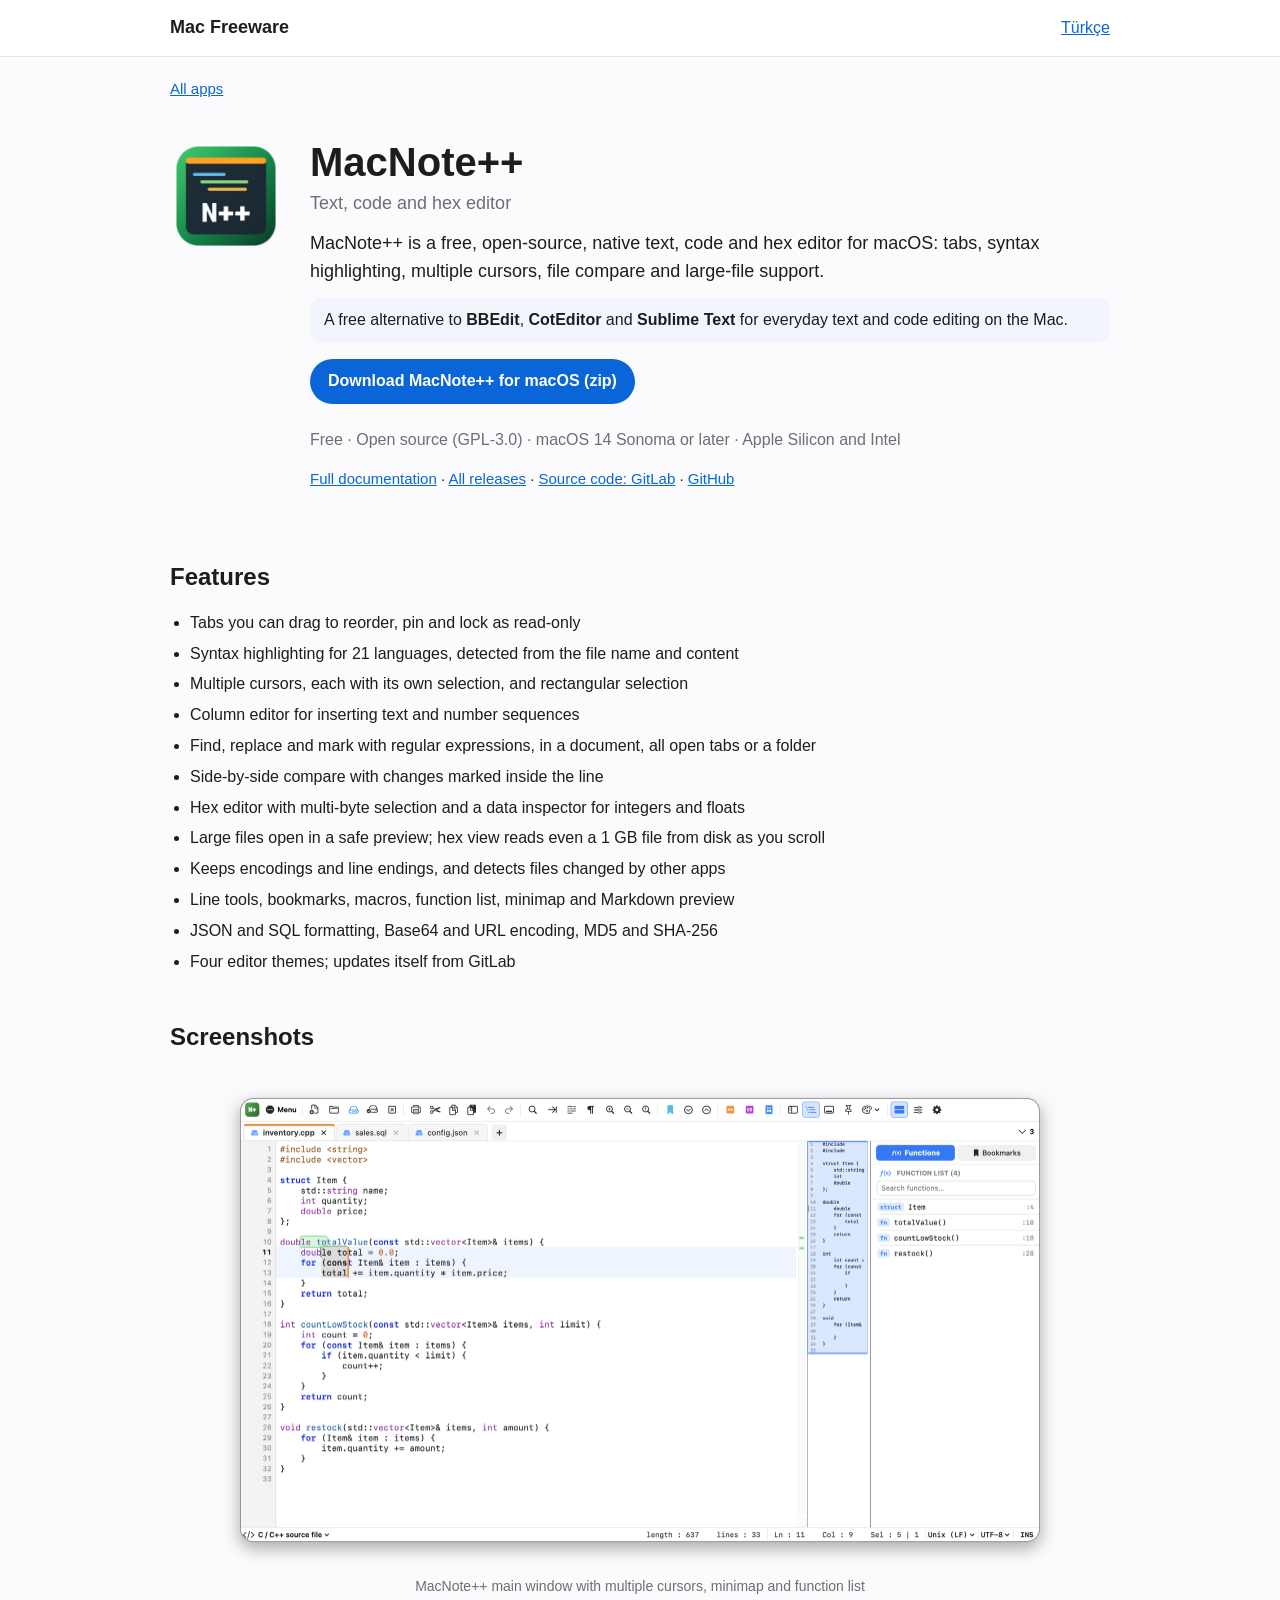
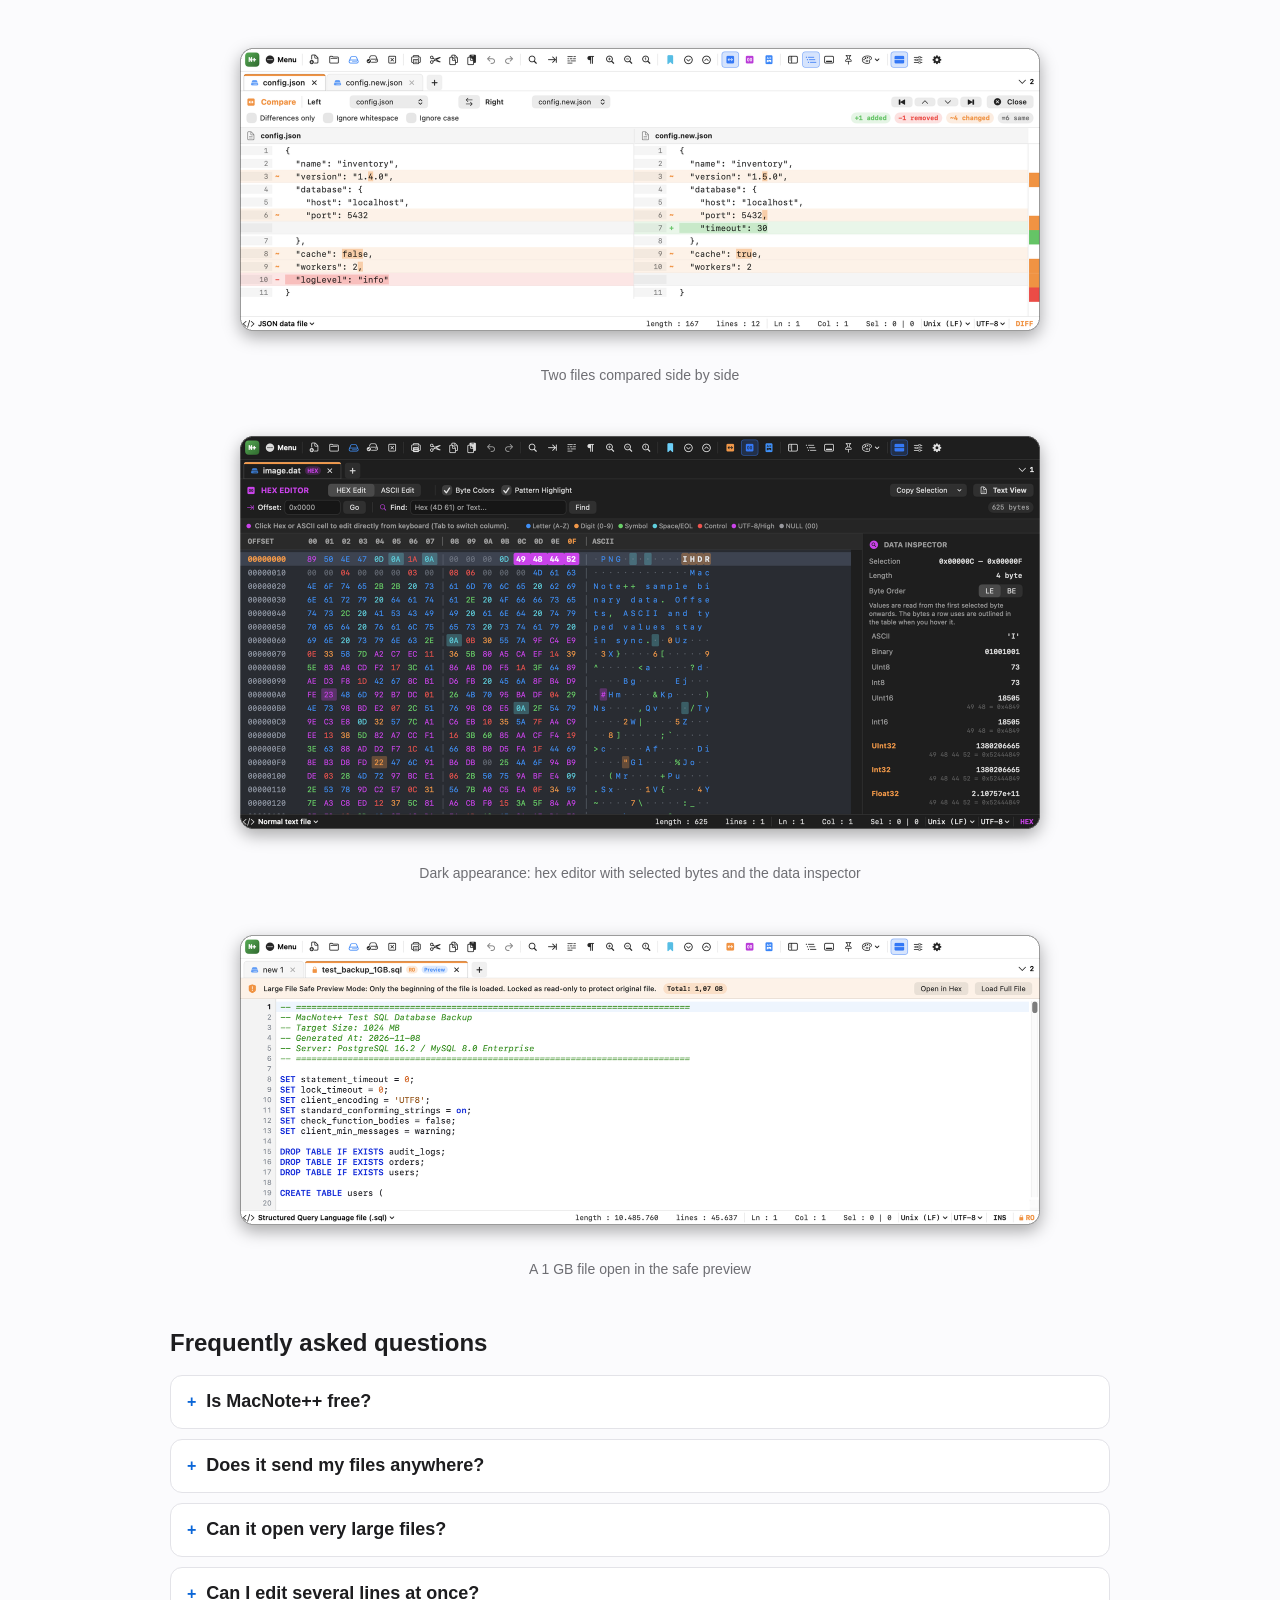
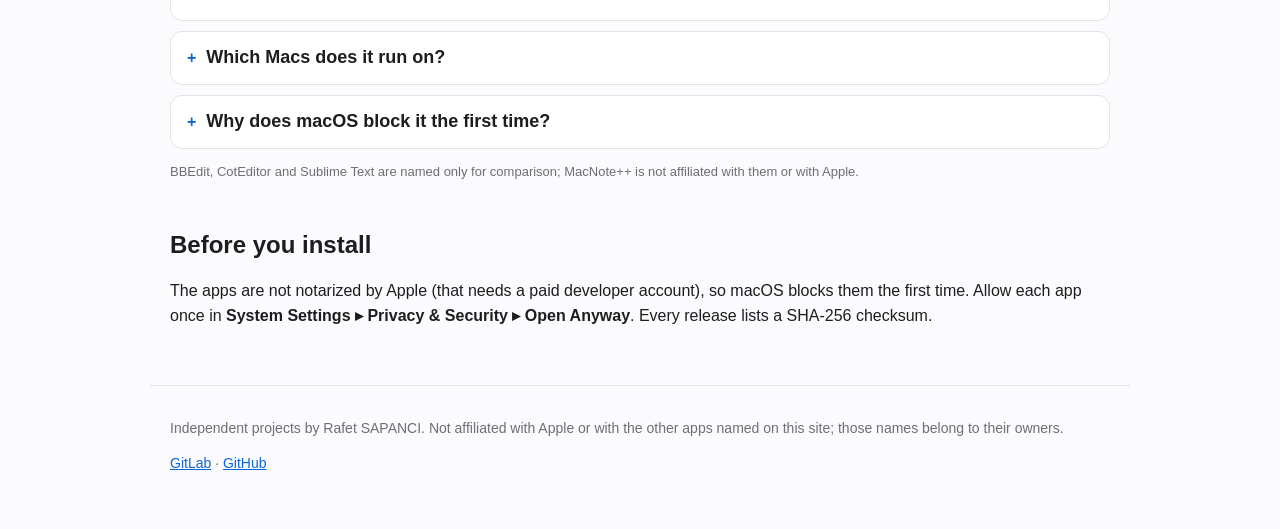
<file: macnotepp/index.html>
<!doctype html>
<html lang="en">
<head>
<meta charset="utf-8">
<meta name="viewport" content="width=device-width, initial-scale=1">
<title>MacNote++ – Text, code and hex editor for macOS (free)</title>
<meta name="description" content="MacNote++ is a free, open-source, native text, code and hex editor for macOS: tabs, syntax highlighting, multiple cursors, file compare and large-file support.">
<link rel="canonical" href="https://macfreeware.github.io/macnotepp/">
<link rel="alternate" hreflang="en" href="https://macfreeware.github.io/macnotepp/">
<link rel="alternate" hreflang="tr" href="https://macfreeware.github.io/tr/macnotepp/">
<link rel="alternate" hreflang="x-default" href="https://macfreeware.github.io/macnotepp/">
<meta property="og:type" content="website">
<meta property="og:title" content="MacNote++ – Text, code and hex editor for macOS (free)">
<meta property="og:description" content="MacNote++ is a free, open-source, native text, code and hex editor for macOS: tabs, syntax highlighting, multiple cursors, file compare and large-file support.">
<meta property="og:url" content="https://macfreeware.github.io/macnotepp/">
<meta name="color-scheme" content="light dark">
<link rel="stylesheet" href="../assets/style.css">
<script type="application/ld+json">{"@context": "https://schema.org", "@type": "SoftwareApplication", "name": "MacNote++", "description": "MacNote++ is a free, open-source, native text, code and hex editor for macOS: tabs, syntax highlighting, multiple cursors, file compare and large-file support.", "applicationCategory": "DeveloperApplication", "operatingSystem": "macOS 14 or later", "url": "https://macfreeware.github.io/macnotepp/", "downloadUrl": "https://gitlab.com/freeware2/macnotepp/-/releases/permalink/latest/downloads/MacNotePP.zip", "image": "https://macfreeware.github.io/assets/img/macnotepp-icon.png", "screenshot": ["https://macfreeware.github.io/assets/img/macnotepp-main.png", "https://macfreeware.github.io/assets/img/macnotepp-compare.png", "https://macfreeware.github.io/assets/img/macnotepp-hex-dark.png", "https://macfreeware.github.io/assets/img/macnotepp-large-file.png"], "featureList": ["Tabs you can drag to reorder, pin and lock as read-only", "Syntax highlighting for 21 languages, detected from the file name and content", "Multiple cursors, each with its own selection, and rectangular selection", "Column editor for inserting text and number sequences", "Find, replace and mark with regular expressions, in a document, all open tabs or a folder", "Side-by-side compare with changes marked inside the line", "Hex editor with multi-byte selection and a data inspector for integers and floats", "Large files open in a safe preview; hex view reads even a 1 GB file from disk as you scroll", "Keeps encodings and line endings, and detects files changed by other apps", "Line tools, bookmarks, macros, function list, minimap and Markdown preview", "JSON and SQL formatting, Base64 and URL encoding, MD5 and SHA-256", "Four editor themes; updates itself from GitLab"], "isAccessibleForFree": true, "license": "https://www.gnu.org/licenses/gpl-3.0.html", "inLanguage": ["en", "tr"], "offers": {"@type": "Offer", "price": "0", "priceCurrency": "USD"}, "author": {"@type": "Person", "name": "Rafet SAPANCI"}, "sameAs": ["https://gitlab.com/freeware2/macnotepp", "https://github.com/macfreeware/macnotepp"]}</script>
<script type="application/ld+json">{"@context": "https://schema.org", "@type": "FAQPage", "mainEntity": [{"@type": "Question", "name": "Is MacNote++ free?", "acceptedAnswer": {"@type": "Answer", "text": "Yes. MacNote++ is free and open source under the GPL-3.0-or-later license, with no ads, no accounts and no in-app purchases."}}, {"@type": "Question", "name": "Does it send my files anywhere?", "acceptedAnswer": {"@type": "Answer", "text": "No. The only network request is the update check, which reads the latest release information from gitlab.com at most once a day. You can turn it off in Settings."}}, {"@type": "Question", "name": "Can it open very large files?", "acceptedAnswer": {"@type": "Answer", "text": "Yes. Files of 80 MB or more can open as a preview, and hex view reads even a 1 GB file from disk as you scroll."}}, {"@type": "Question", "name": "Can I edit several lines at once?", "acceptedAnswer": {"@type": "Answer", "text": "Yes. Add cursors with ⌥ + click or ⌥⇧↑ / ↓, or select a rectangle with ⌥ + drag, then type."}}, {"@type": "Question", "name": "Which Macs does it run on?", "acceptedAnswer": {"@type": "Answer", "text": "macOS 14 Sonoma or later, on Apple Silicon and Intel Macs."}}, {"@type": "Question", "name": "Why does macOS block it the first time?", "acceptedAnswer": {"@type": "Answer", "text": "MacNote++ is not notarized by Apple, which needs a paid developer account. Allow it once in System Settings ▸ Privacy & Security ▸ Open Anyway; see Download and install."}}]}</script>
</head>
<body>
<header class="top"><div class="wrap">
<a class="brand" href="../">Mac Freeware</a>
<nav><a href="https://macfreeware.github.io/tr/macnotepp/" hreflang="tr" lang="tr">Türkçe</a></nav>
</div></header>
<main class="wrap">

<p class="crumb"><a href="../">All apps</a></p>
<section class="hero app">
<img class="icon" src="../assets/img/macnotepp-icon.png" width="112" height="112" alt="MacNote++ icon">
<div>
<h1>MacNote++</h1>
<p class="tag">Text, code and hex editor</p>
<p class="lead">MacNote++ is a free, open-source, native text, code and hex editor for macOS: tabs, syntax highlighting, multiple cursors, file compare and large-file support.</p>
<p class="alt">A free alternative to <b>BBEdit</b>, <b>CotEditor</b> and <b>Sublime Text</b> for everyday text and code editing on the Mac.</p>
<p class="actions"><a class="btn" href="https://gitlab.com/freeware2/macnotepp/-/releases/permalink/latest/downloads/MacNotePP.zip">Download MacNote++ for macOS (zip)</a></p>
<p class="meta">Free · Open source (GPL-3.0) · macOS 14 Sonoma or later · Apple Silicon and Intel</p>
<p class="links"><a href="https://gitlab.com/freeware2/macnotepp/-/blob/main/README.md">Full documentation</a> · <a href="https://gitlab.com/freeware2/macnotepp/-/releases">All releases</a> · <a href="https://gitlab.com/freeware2/macnotepp">Source code: GitLab</a> · <a href="https://github.com/macfreeware/macnotepp">GitHub</a></p>
</div>
</section>
<section><h2>Features</h2><ul class="feats"><li>Tabs you can drag to reorder, pin and lock as read-only</li>
<li>Syntax highlighting for 21 languages, detected from the file name and content</li>
<li>Multiple cursors, each with its own selection, and rectangular selection</li>
<li>Column editor for inserting text and number sequences</li>
<li>Find, replace and mark with regular expressions, in a document, all open tabs or a folder</li>
<li>Side-by-side compare with changes marked inside the line</li>
<li>Hex editor with multi-byte selection and a data inspector for integers and floats</li>
<li>Large files open in a safe preview; hex view reads even a 1 GB file from disk as you scroll</li>
<li>Keeps encodings and line endings, and detects files changed by other apps</li>
<li>Line tools, bookmarks, macros, function list, minimap and Markdown preview</li>
<li>JSON and SQL formatting, Base64 and URL encoding, MD5 and SHA-256</li>
<li>Four editor themes; updates itself from GitLab</li></ul></section>
<section><h2>Screenshots</h2><div class="shots"><figure class="shot wide"><img src="../assets/img/macnotepp-main.png" width="856" height="500" alt="MacNote++ main window with multiple cursors, minimap and function list" loading="lazy" decoding="async"><figcaption>MacNote++ main window with multiple cursors, minimap and function list</figcaption></figure>
<figure class="shot wide"><img src="../assets/img/macnotepp-compare.png" width="856" height="339" alt="Two files compared side by side" loading="lazy" decoding="async"><figcaption>Two files compared side by side</figcaption></figure>
<figure class="shot wide"><img src="../assets/img/macnotepp-hex-dark.png" width="856" height="449" alt="Dark appearance: hex editor with selected bytes and the data inspector" loading="lazy" decoding="async"><figcaption>Dark appearance: hex editor with selected bytes and the data inspector</figcaption></figure>
<figure class="shot wide"><img src="../assets/img/macnotepp-large-file.png" width="856" height="345" alt="A 1 GB file open in the safe preview" loading="lazy" decoding="async"><figcaption>A 1 GB file open in the safe preview</figcaption></figure></div></section>
<section><h2>Frequently asked questions</h2><div class="faq"><details><summary><h3>Is MacNote++ free?</h3></summary><p>Yes. MacNote++ is free and open source under the GPL-3.0-or-later license, with no ads, no accounts and no in-app purchases.</p></details>
<details><summary><h3>Does it send my files anywhere?</h3></summary><p>No. The only network request is the update check, which reads the latest release information from gitlab.com at most once a day. You can turn it off in Settings.</p></details>
<details><summary><h3>Can it open very large files?</h3></summary><p>Yes. Files of 80 MB or more can open as a preview, and hex view reads even a 1 GB file from disk as you scroll.</p></details>
<details><summary><h3>Can I edit several lines at once?</h3></summary><p>Yes. Add cursors with ⌥ + click or ⌥⇧↑ / ↓, or select a rectangle with ⌥ + drag, then type.</p></details>
<details><summary><h3>Which Macs does it run on?</h3></summary><p>macOS 14 Sonoma or later, on Apple Silicon and Intel Macs.</p></details>
<details><summary><h3>Why does macOS block it the first time?</h3></summary><p>MacNote++ is not notarized by Apple, which needs a paid developer account. Allow it once in <strong>System Settings ▸ Privacy &amp; Security ▸ Open Anyway</strong>; see <a href="https://gitlab.com/freeware2/macnotepp/-/blob/main/README.md#download-and-install">Download and install</a>.</p></details></div>
<p class="note">BBEdit, CotEditor and Sublime Text are named only for comparison; MacNote++ is not affiliated with them or with Apple.</p></section>
<section><h2>Before you install</h2><p>The apps are not notarized by Apple (that needs a paid developer account), so macOS blocks them the first time. Allow each app once in <b>System Settings ▸ Privacy &amp; Security ▸ Open Anyway</b>. Every release lists a SHA-256 checksum.</p></section>

</main>
<footer class="wrap foot">
<p>Independent projects by Rafet SAPANCI. Not affiliated with Apple or with the other apps named on this site; those names belong to their owners.</p>
<p><a href="https://gitlab.com/freeware2">GitLab</a> · <a href="https://github.com/macfreeware">GitHub</a></p>
</footer>
</body>
</html>
</file>
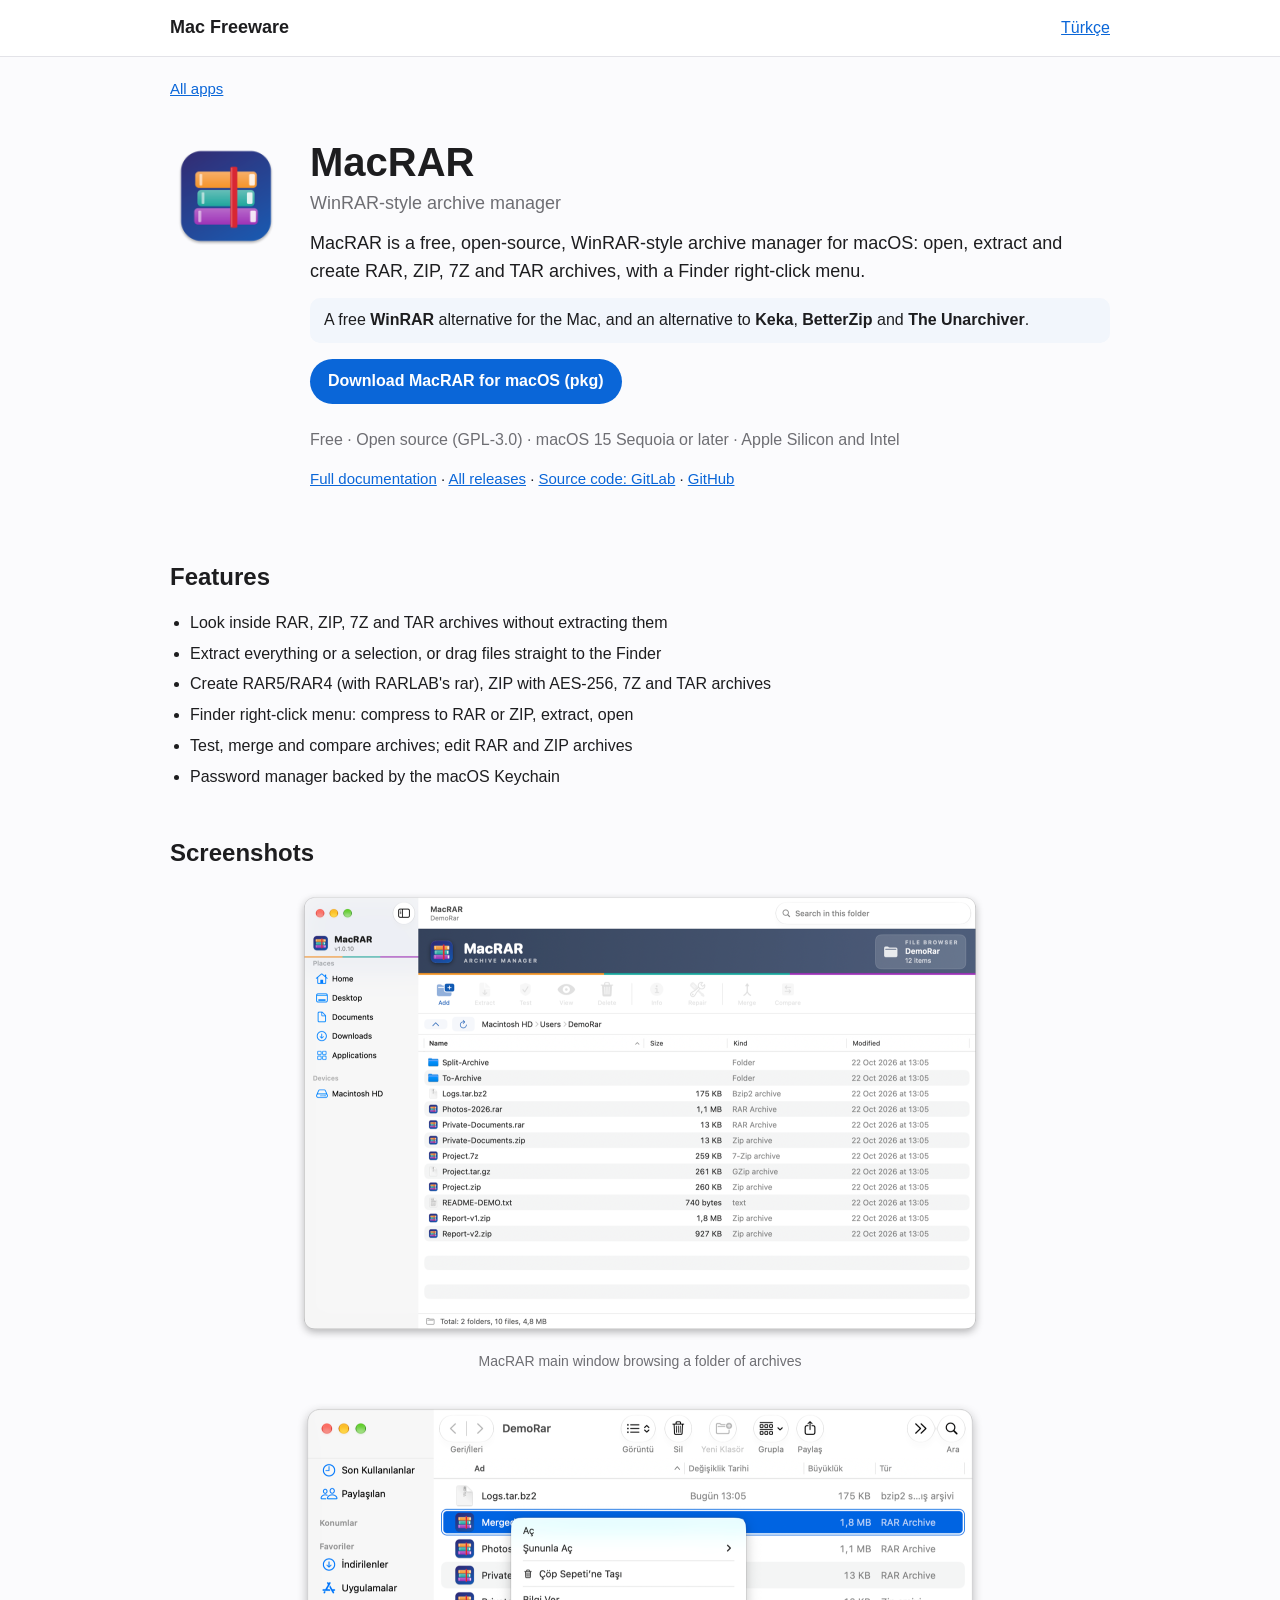
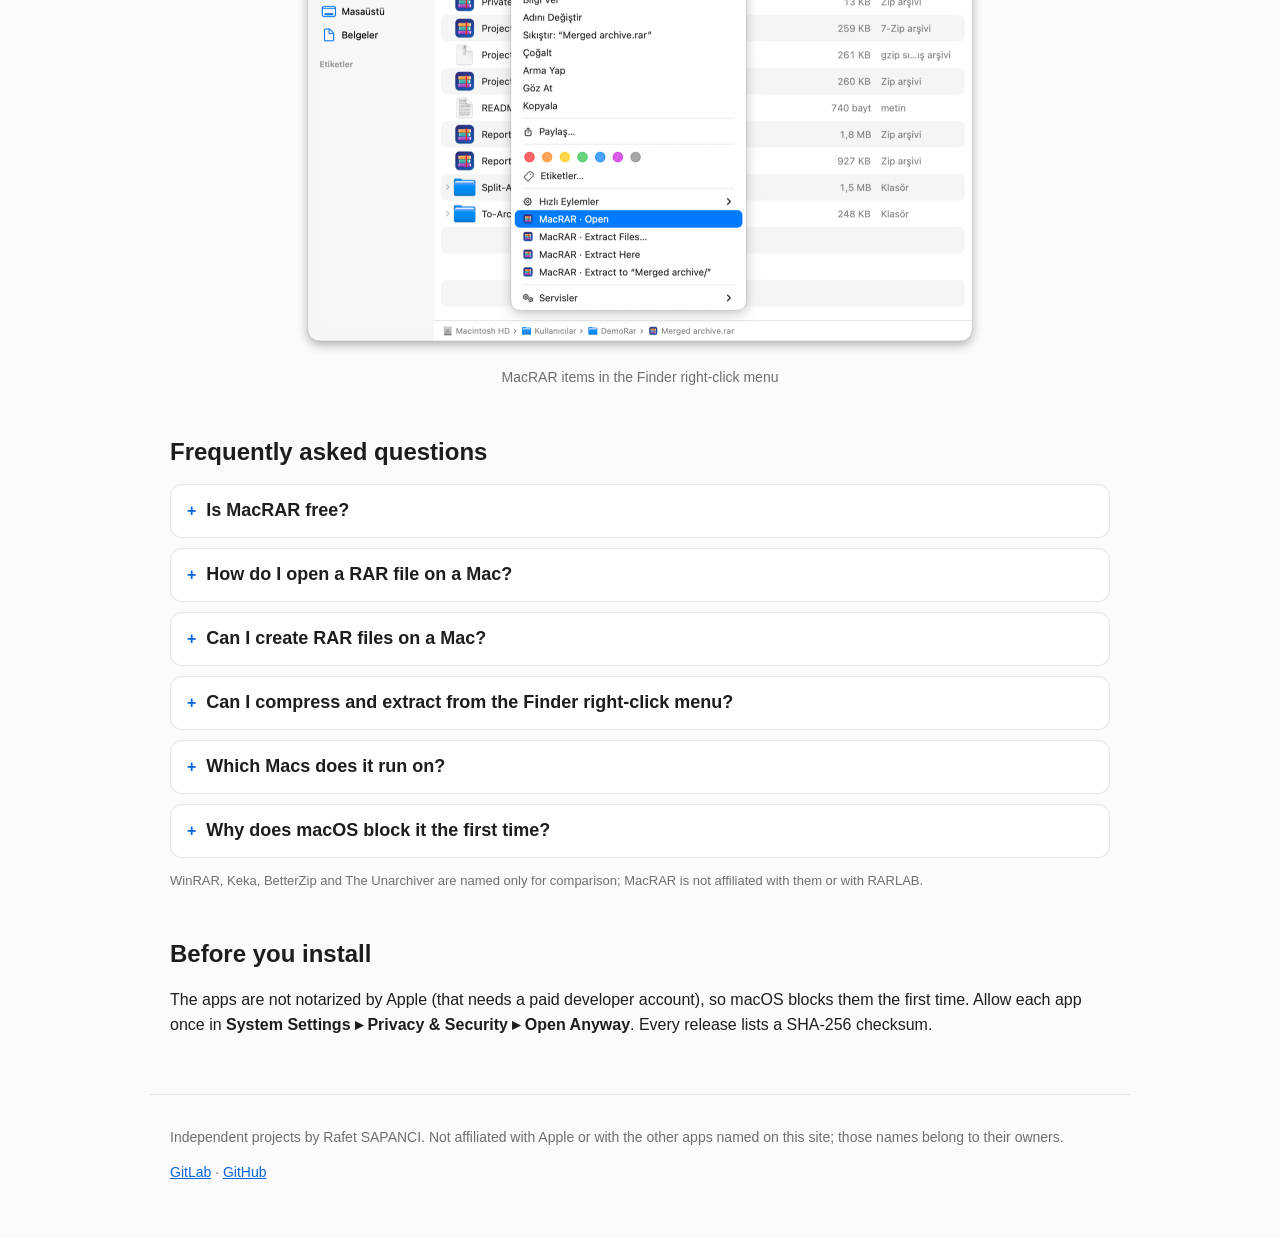
<file: macrar/index.html>
<!doctype html>
<html lang="en">
<head>
<meta charset="utf-8">
<meta name="viewport" content="width=device-width, initial-scale=1">
<title>MacRAR – WinRAR-style archive manager for macOS (free)</title>
<meta name="description" content="MacRAR is a free, open-source, WinRAR-style archive manager for macOS: open, extract and create RAR, ZIP, 7Z and TAR archives, with a Finder right-click menu.">
<link rel="canonical" href="https://macfreeware.github.io/macrar/">
<link rel="alternate" hreflang="en" href="https://macfreeware.github.io/macrar/">
<link rel="alternate" hreflang="tr" href="https://macfreeware.github.io/tr/macrar/">
<link rel="alternate" hreflang="x-default" href="https://macfreeware.github.io/macrar/">
<meta property="og:type" content="website">
<meta property="og:title" content="MacRAR – WinRAR-style archive manager for macOS (free)">
<meta property="og:description" content="MacRAR is a free, open-source, WinRAR-style archive manager for macOS: open, extract and create RAR, ZIP, 7Z and TAR archives, with a Finder right-click menu.">
<meta property="og:url" content="https://macfreeware.github.io/macrar/">
<meta name="color-scheme" content="light dark">
<link rel="stylesheet" href="../assets/style.css">
<script type="application/ld+json">{"@context": "https://schema.org", "@type": "SoftwareApplication", "name": "MacRAR", "description": "MacRAR is a free, open-source, WinRAR-style archive manager for macOS: open, extract and create RAR, ZIP, 7Z and TAR archives, with a Finder right-click menu.", "applicationCategory": "UtilitiesApplication", "operatingSystem": "macOS 15 or later", "url": "https://macfreeware.github.io/macrar/", "downloadUrl": "https://gitlab.com/freeware2/macrar/-/releases/permalink/latest/downloads/MacRAR.pkg", "image": "https://macfreeware.github.io/assets/img/macrar-icon.png", "screenshot": ["https://macfreeware.github.io/assets/img/macrar-main.png", "https://macfreeware.github.io/assets/img/macrar-finder.png"], "featureList": ["Look inside RAR, ZIP, 7Z and TAR archives without extracting them", "Extract everything or a selection, or drag files straight to the Finder", "Create RAR5/RAR4 (with RARLAB's rar), ZIP with AES-256, 7Z and TAR archives", "Finder right-click menu: compress to RAR or ZIP, extract, open", "Test, merge and compare archives; edit RAR and ZIP archives", "Password manager backed by the macOS Keychain"], "isAccessibleForFree": true, "license": "https://www.gnu.org/licenses/gpl-3.0.html", "inLanguage": ["en", "tr"], "offers": {"@type": "Offer", "price": "0", "priceCurrency": "USD"}, "author": {"@type": "Person", "name": "Rafet SAPANCI"}, "sameAs": ["https://gitlab.com/freeware2/macrar", "https://github.com/macfreeware/MacRAR"]}</script>
<script type="application/ld+json">{"@context": "https://schema.org", "@type": "FAQPage", "mainEntity": [{"@type": "Question", "name": "Is MacRAR free?", "acceptedAnswer": {"@type": "Answer", "text": "Yes. MacRAR is free and open source under the GPL-3.0 license, and opening and extracting RAR files is free too: RARLAB's free unrar comes with the app. Only creating or editing RAR archives needs RARLAB's rar tool, which is free to try for 40 days and then needs a RARLAB license. Creating ZIP, 7Z and TAR archives never needs it."}}, {"@type": "Question", "name": "How do I open a RAR file on a Mac?", "acceptedAnswer": {"@type": "Answer", "text": "Install MacRAR and double-click the .rar file to look inside, or right-click it in the Finder and extract it without opening the main window. Password-protected archives ask for the password."}}, {"@type": "Question", "name": "Can I create RAR files on a Mac?", "acceptedAnswer": {"@type": "Answer", "text": "Yes. MacRAR's Setup Assistant downloads RARLAB's rar from rarlab.com with one click; then you can create RAR5 or RAR4 archives with a password, file name encryption, a recovery record or split volumes."}}, {"@type": "Question", "name": "Can I compress and extract from the Finder right-click menu?", "acceptedAnswer": {"@type": "Answer", "text": "Yes. Right-click files in the Finder to compress them to RAR or ZIP, or right-click an archive to extract or open it. The work runs with a small progress panel, without opening MacRAR's main window."}}, {"@type": "Question", "name": "Which Macs does it run on?", "acceptedAnswer": {"@type": "Answer", "text": "Apple Silicon and Intel Macs with macOS 15 Sequoia or later."}}, {"@type": "Question", "name": "Why does macOS block it the first time?", "acceptedAnswer": {"@type": "Answer", "text": "MacRAR is not notarized by Apple, which needs a paid developer account. Allow it once in System Settings ▸ Privacy & Security ▸ Open Anyway; see Installation."}}]}</script>
</head>
<body>
<header class="top"><div class="wrap">
<a class="brand" href="../">Mac Freeware</a>
<nav><a href="https://macfreeware.github.io/tr/macrar/" hreflang="tr" lang="tr">Türkçe</a></nav>
</div></header>
<main class="wrap">

<p class="crumb"><a href="../">All apps</a></p>
<section class="hero app">
<img class="icon" src="../assets/img/macrar-icon.png" width="112" height="112" alt="MacRAR icon">
<div>
<h1>MacRAR</h1>
<p class="tag">WinRAR-style archive manager</p>
<p class="lead">MacRAR is a free, open-source, WinRAR-style archive manager for macOS: open, extract and create RAR, ZIP, 7Z and TAR archives, with a Finder right-click menu.</p>
<p class="alt">A free <b>WinRAR</b> alternative for the Mac, and an alternative to <b>Keka</b>, <b>BetterZip</b> and <b>The Unarchiver</b>.</p>
<p class="actions"><a class="btn" href="https://gitlab.com/freeware2/macrar/-/releases/permalink/latest/downloads/MacRAR.pkg">Download MacRAR for macOS (pkg)</a></p>
<p class="meta">Free · Open source (GPL-3.0) · macOS 15 Sequoia or later · Apple Silicon and Intel</p>
<p class="links"><a href="https://gitlab.com/freeware2/macrar/-/blob/main/README.md">Full documentation</a> · <a href="https://gitlab.com/freeware2/macrar/-/releases">All releases</a> · <a href="https://gitlab.com/freeware2/macrar">Source code: GitLab</a> · <a href="https://github.com/macfreeware/MacRAR">GitHub</a></p>
</div>
</section>
<section><h2>Features</h2><ul class="feats"><li>Look inside RAR, ZIP, 7Z and TAR archives without extracting them</li>
<li>Extract everything or a selection, or drag files straight to the Finder</li>
<li>Create RAR5/RAR4 (with RARLAB&#x27;s rar), ZIP with AES-256, 7Z and TAR archives</li>
<li>Finder right-click menu: compress to RAR or ZIP, extract, open</li>
<li>Test, merge and compare archives; edit RAR and ZIP archives</li>
<li>Password manager backed by the macOS Keychain</li></ul></section>
<section><h2>Screenshots</h2><div class="shots"><figure class="shot"><img src="../assets/img/macrar-main.png" width="700" height="460" alt="MacRAR main window browsing a folder of archives" loading="lazy" decoding="async"><figcaption>MacRAR main window browsing a folder of archives</figcaption></figure>
<figure class="shot"><img src="../assets/img/macrar-finder.png" width="700" height="567" alt="MacRAR items in the Finder right-click menu" loading="lazy" decoding="async"><figcaption>MacRAR items in the Finder right-click menu</figcaption></figure></div></section>
<section><h2>Frequently asked questions</h2><div class="faq"><details><summary><h3>Is MacRAR free?</h3></summary><p>Yes. MacRAR is free and open source under the GPL-3.0 license, and opening and extracting RAR files is free too: RARLAB&#x27;s free <code>unrar</code> comes with the app. Only creating or editing <strong>RAR</strong> archives needs RARLAB&#x27;s <code>rar</code> tool, which is free to try for 40 days and then needs a RARLAB license. Creating ZIP, 7Z and TAR archives never needs it.</p></details>
<details><summary><h3>How do I open a RAR file on a Mac?</h3></summary><p>Install MacRAR and double-click the <code>.rar</code> file to look inside, or right-click it in the Finder and extract it without opening the main window. Password-protected archives ask for the password.</p></details>
<details><summary><h3>Can I create RAR files on a Mac?</h3></summary><p>Yes. MacRAR&#x27;s Setup Assistant downloads RARLAB&#x27;s <code>rar</code> from rarlab.com with one click; then you can create RAR5 or RAR4 archives with a password, file name encryption, a recovery record or split volumes.</p></details>
<details><summary><h3>Can I compress and extract from the Finder right-click menu?</h3></summary><p>Yes. Right-click files in the Finder to compress them to RAR or ZIP, or right-click an archive to extract or open it. The work runs with a small progress panel, without opening MacRAR&#x27;s main window.</p></details>
<details><summary><h3>Which Macs does it run on?</h3></summary><p>Apple Silicon and Intel Macs with macOS 15 Sequoia or later.</p></details>
<details><summary><h3>Why does macOS block it the first time?</h3></summary><p>MacRAR is not notarized by Apple, which needs a paid developer account. Allow it once in <strong>System Settings ▸ Privacy &amp; Security ▸ Open Anyway</strong>; see <a href="https://gitlab.com/freeware2/macrar/-/blob/main/README.md#installation">Installation</a>.</p></details></div>
<p class="note">WinRAR, Keka, BetterZip and The Unarchiver are named only for comparison; MacRAR is not affiliated with them or with RARLAB.</p></section>
<section><h2>Before you install</h2><p>The apps are not notarized by Apple (that needs a paid developer account), so macOS blocks them the first time. Allow each app once in <b>System Settings ▸ Privacy &amp; Security ▸ Open Anyway</b>. Every release lists a SHA-256 checksum.</p></section>

</main>
<footer class="wrap foot">
<p>Independent projects by Rafet SAPANCI. Not affiliated with Apple or with the other apps named on this site; those names belong to their owners.</p>
<p><a href="https://gitlab.com/freeware2">GitLab</a> · <a href="https://github.com/macfreeware">GitHub</a></p>
</footer>
</body>
</html>
</file>
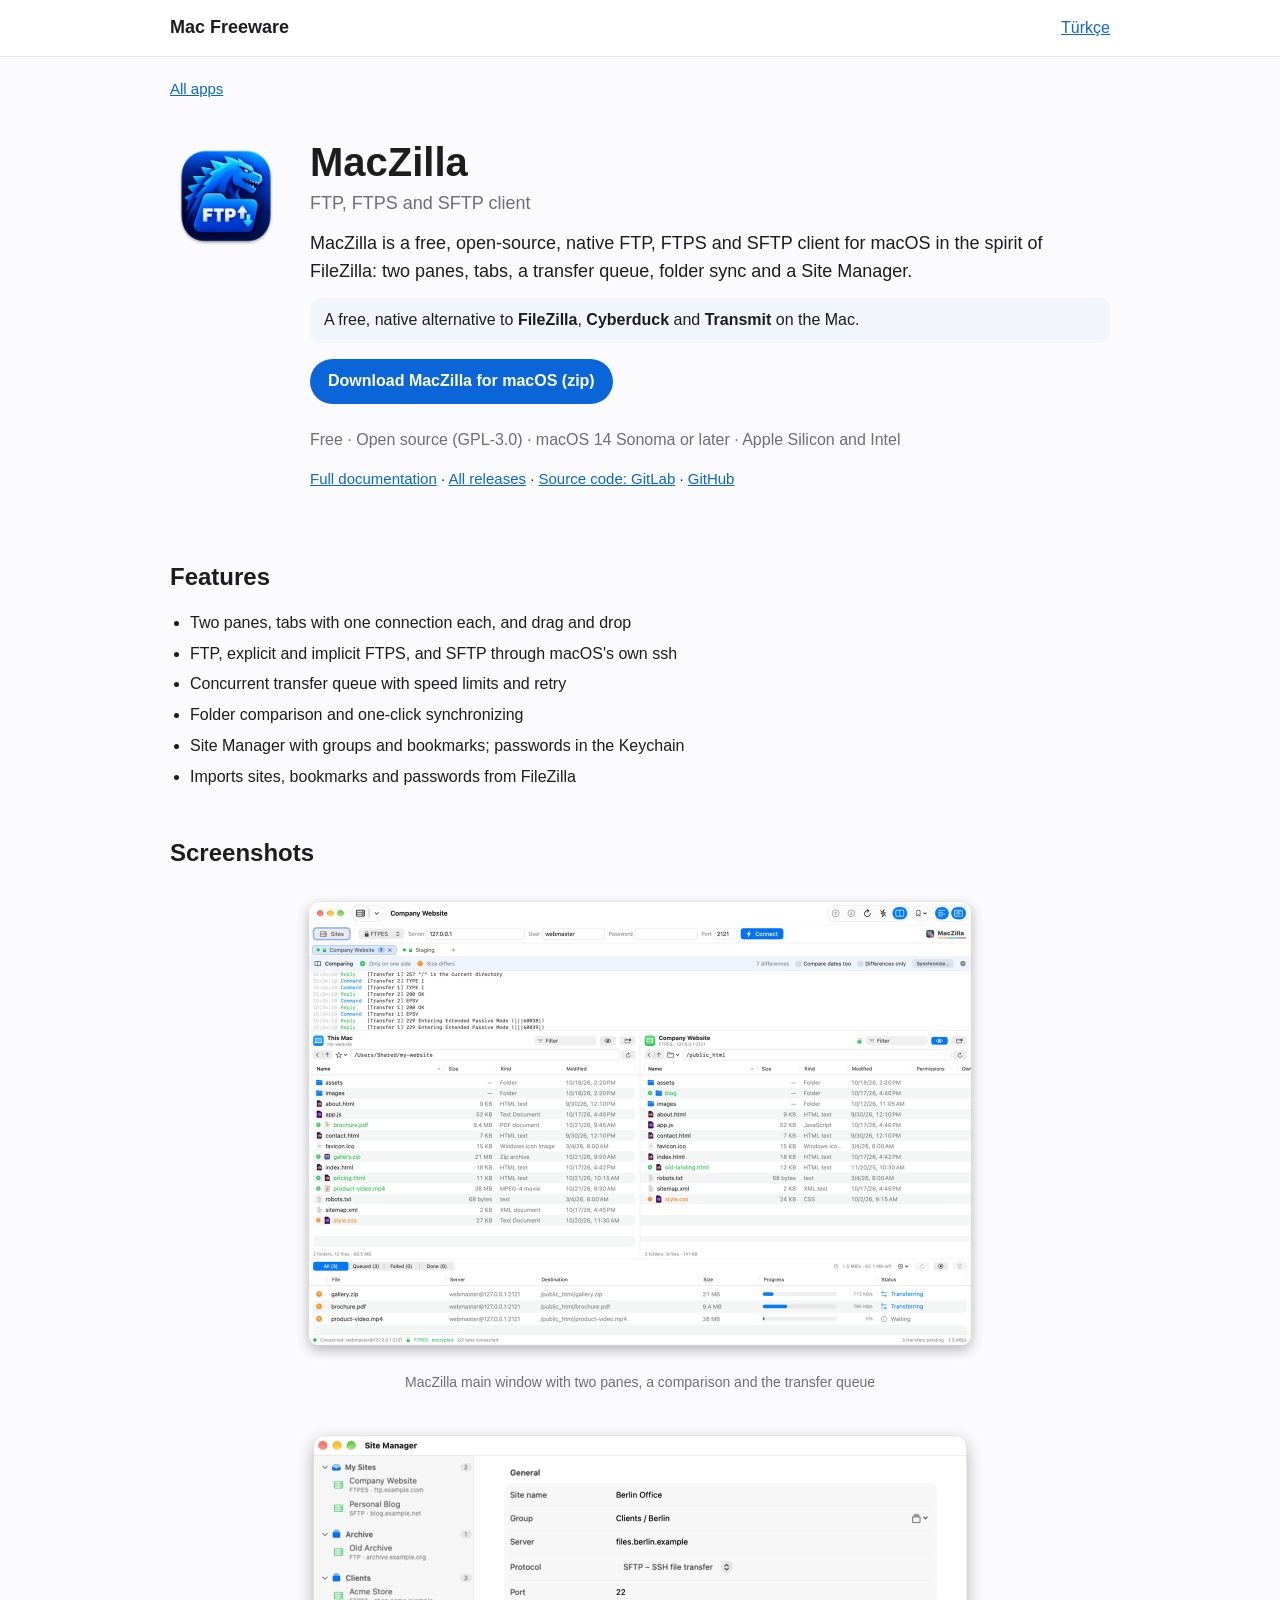
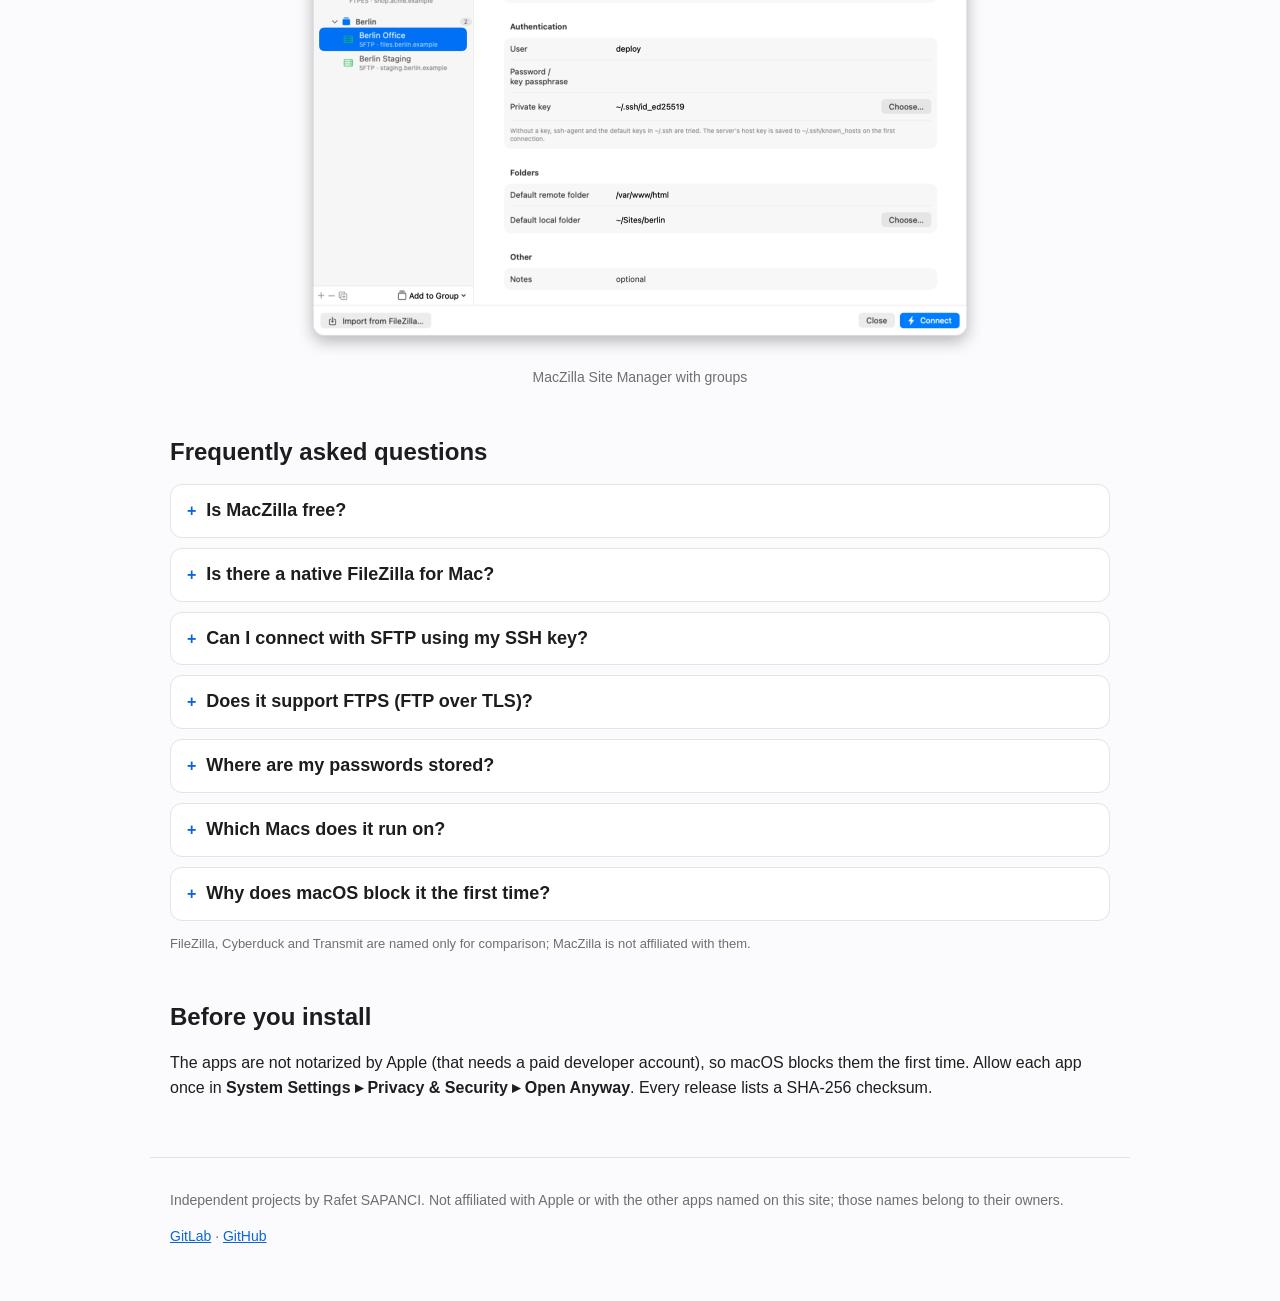
<file: maczilla/index.html>
<!doctype html>
<html lang="en">
<head>
<meta charset="utf-8">
<meta name="viewport" content="width=device-width, initial-scale=1">
<title>MacZilla – FTP, FTPS and SFTP client for macOS (free)</title>
<meta name="description" content="MacZilla is a free, open-source, native FTP, FTPS and SFTP client for macOS in the spirit of FileZilla: two panes, tabs, a transfer queue, folder sync and a Site Manager.">
<link rel="canonical" href="https://macfreeware.github.io/maczilla/">
<link rel="alternate" hreflang="en" href="https://macfreeware.github.io/maczilla/">
<link rel="alternate" hreflang="tr" href="https://macfreeware.github.io/tr/maczilla/">
<link rel="alternate" hreflang="x-default" href="https://macfreeware.github.io/maczilla/">
<meta property="og:type" content="website">
<meta property="og:title" content="MacZilla – FTP, FTPS and SFTP client for macOS (free)">
<meta property="og:description" content="MacZilla is a free, open-source, native FTP, FTPS and SFTP client for macOS in the spirit of FileZilla: two panes, tabs, a transfer queue, folder sync and a Site Manager.">
<meta property="og:url" content="https://macfreeware.github.io/maczilla/">
<meta name="color-scheme" content="light dark">
<link rel="stylesheet" href="../assets/style.css">
<script type="application/ld+json">{"@context": "https://schema.org", "@type": "SoftwareApplication", "name": "MacZilla", "description": "MacZilla is a free, open-source, native FTP, FTPS and SFTP client for macOS in the spirit of FileZilla: two panes, tabs, a transfer queue, folder sync and a Site Manager.", "applicationCategory": "DeveloperApplication", "operatingSystem": "macOS 14 or later", "url": "https://macfreeware.github.io/maczilla/", "downloadUrl": "https://gitlab.com/freeware2/maczilla/-/releases/permalink/latest/downloads/MacZilla.zip", "image": "https://macfreeware.github.io/assets/img/maczilla-icon.png", "screenshot": ["https://macfreeware.github.io/assets/img/maczilla-main.png", "https://macfreeware.github.io/assets/img/maczilla-sites.png"], "featureList": ["Two panes, tabs with one connection each, and drag and drop", "FTP, explicit and implicit FTPS, and SFTP through macOS's own ssh", "Concurrent transfer queue with speed limits and retry", "Folder comparison and one-click synchronizing", "Site Manager with groups and bookmarks; passwords in the Keychain", "Imports sites, bookmarks and passwords from FileZilla"], "isAccessibleForFree": true, "license": "https://www.gnu.org/licenses/gpl-3.0.html", "inLanguage": ["en", "tr"], "offers": {"@type": "Offer", "price": "0", "priceCurrency": "USD"}, "author": {"@type": "Person", "name": "Rafet SAPANCI"}, "sameAs": ["https://gitlab.com/freeware2/maczilla", "https://github.com/macfreeware/MacZilla"]}</script>
<script type="application/ld+json">{"@context": "https://schema.org", "@type": "FAQPage", "mainEntity": [{"@type": "Question", "name": "Is MacZilla free?", "acceptedAnswer": {"@type": "Answer", "text": "Yes. MacZilla is free and open source under the GPL-3.0 license, with no ads, no accounts and no in-app purchases."}}, {"@type": "Question", "name": "Is there a native FileZilla for Mac?", "acceptedAnswer": {"@type": "Answer", "text": "FileZilla itself runs on the Mac, but it is not a native Mac app. MacZilla is written in Swift and SwiftUI with the same idea: two panes, tabs, a transfer queue and a Site Manager. It can import your FileZilla sites, folders, bookmarks and passwords."}}, {"@type": "Question", "name": "Can I connect with SFTP using my SSH key?", "acceptedAnswer": {"@type": "Answer", "text": "Yes. SFTP runs through macOS's own ssh, so your SSH keys, ssh-agent, ~/.ssh/config and known_hosts work exactly as in Terminal."}}, {"@type": "Question", "name": "Does it support FTPS (FTP over TLS)?", "acceptedAnswer": {"@type": "Answer", "text": "Yes, both explicit (FTPES) and implicit (FTPS) TLS. A certificate macOS does not trust is shown with its SHA-256 fingerprint and connects only after you allow it."}}, {"@type": "Question", "name": "Where are my passwords stored?", "acceptedAnswer": {"@type": "Answer", "text": "In the macOS Keychain. The site list itself is a JSON file in ~/Library/Application Support/MacZilla."}}, {"@type": "Question", "name": "Which Macs does it run on?", "acceptedAnswer": {"@type": "Answer", "text": "Apple Silicon and Intel Macs with macOS 14 Sonoma or later."}}, {"@type": "Question", "name": "Why does macOS block it the first time?", "acceptedAnswer": {"@type": "Answer", "text": "MacZilla is not notarized by Apple, which needs a paid developer account. Allow it once in System Settings ▸ Privacy & Security ▸ Open Anyway; see First launch."}}]}</script>
</head>
<body>
<header class="top"><div class="wrap">
<a class="brand" href="../">Mac Freeware</a>
<nav><a href="https://macfreeware.github.io/tr/maczilla/" hreflang="tr" lang="tr">Türkçe</a></nav>
</div></header>
<main class="wrap">

<p class="crumb"><a href="../">All apps</a></p>
<section class="hero app">
<img class="icon" src="../assets/img/maczilla-icon.png" width="112" height="112" alt="MacZilla icon">
<div>
<h1>MacZilla</h1>
<p class="tag">FTP, FTPS and SFTP client</p>
<p class="lead">MacZilla is a free, open-source, native FTP, FTPS and SFTP client for macOS in the spirit of FileZilla: two panes, tabs, a transfer queue, folder sync and a Site Manager.</p>
<p class="alt">A free, native alternative to <b>FileZilla</b>, <b>Cyberduck</b> and <b>Transmit</b> on the Mac.</p>
<p class="actions"><a class="btn" href="https://gitlab.com/freeware2/maczilla/-/releases/permalink/latest/downloads/MacZilla.zip">Download MacZilla for macOS (zip)</a></p>
<p class="meta">Free · Open source (GPL-3.0) · macOS 14 Sonoma or later · Apple Silicon and Intel</p>
<p class="links"><a href="https://gitlab.com/freeware2/maczilla/-/blob/main/README.md">Full documentation</a> · <a href="https://gitlab.com/freeware2/maczilla/-/releases">All releases</a> · <a href="https://gitlab.com/freeware2/maczilla">Source code: GitLab</a> · <a href="https://github.com/macfreeware/MacZilla">GitHub</a></p>
</div>
</section>
<section><h2>Features</h2><ul class="feats"><li>Two panes, tabs with one connection each, and drag and drop</li>
<li>FTP, explicit and implicit FTPS, and SFTP through macOS&#x27;s own ssh</li>
<li>Concurrent transfer queue with speed limits and retry</li>
<li>Folder comparison and one-click synchronizing</li>
<li>Site Manager with groups and bookmarks; passwords in the Keychain</li>
<li>Imports sites, bookmarks and passwords from FileZilla</li></ul></section>
<section><h2>Screenshots</h2><div class="shots"><figure class="shot"><img src="../assets/img/maczilla-main.png" width="700" height="481" alt="MacZilla main window with two panes, a comparison and the transfer queue" loading="lazy" decoding="async"><figcaption>MacZilla main window with two panes, a comparison and the transfer queue</figcaption></figure>
<figure class="shot"><img src="../assets/img/maczilla-sites.png" width="700" height="545" alt="MacZilla Site Manager with groups" loading="lazy" decoding="async"><figcaption>MacZilla Site Manager with groups</figcaption></figure></div></section>
<section><h2>Frequently asked questions</h2><div class="faq"><details><summary><h3>Is MacZilla free?</h3></summary><p>Yes. MacZilla is free and open source under the GPL-3.0 license, with no ads, no accounts and no in-app purchases.</p></details>
<details><summary><h3>Is there a native FileZilla for Mac?</h3></summary><p>FileZilla itself runs on the Mac, but it is not a native Mac app. MacZilla is written in Swift and SwiftUI with the same idea: two panes, tabs, a transfer queue and a Site Manager. It can import your FileZilla sites, folders, bookmarks and passwords.</p></details>
<details><summary><h3>Can I connect with SFTP using my SSH key?</h3></summary><p>Yes. SFTP runs through macOS&#x27;s own <code>ssh</code>, so your SSH keys, ssh-agent, <code>~/.ssh/config</code> and <code>known_hosts</code> work exactly as in Terminal.</p></details>
<details><summary><h3>Does it support FTPS (FTP over TLS)?</h3></summary><p>Yes, both explicit (FTPES) and implicit (FTPS) TLS. A certificate macOS does not trust is shown with its SHA-256 fingerprint and connects only after you allow it.</p></details>
<details><summary><h3>Where are my passwords stored?</h3></summary><p>In the macOS Keychain. The site list itself is a JSON file in <code>~/Library/Application Support/MacZilla</code>.</p></details>
<details><summary><h3>Which Macs does it run on?</h3></summary><p>Apple Silicon and Intel Macs with macOS 14 Sonoma or later.</p></details>
<details><summary><h3>Why does macOS block it the first time?</h3></summary><p>MacZilla is not notarized by Apple, which needs a paid developer account. Allow it once in <strong>System Settings ▸ Privacy &amp; Security ▸ Open Anyway</strong>; see <a href="https://gitlab.com/freeware2/maczilla/-/blob/main/README.md#first-launch-allow-maczilla-once">First launch</a>.</p></details></div>
<p class="note">FileZilla, Cyberduck and Transmit are named only for comparison; MacZilla is not affiliated with them.</p></section>
<section><h2>Before you install</h2><p>The apps are not notarized by Apple (that needs a paid developer account), so macOS blocks them the first time. Allow each app once in <b>System Settings ▸ Privacy &amp; Security ▸ Open Anyway</b>. Every release lists a SHA-256 checksum.</p></section>

</main>
<footer class="wrap foot">
<p>Independent projects by Rafet SAPANCI. Not affiliated with Apple or with the other apps named on this site; those names belong to their owners.</p>
<p><a href="https://gitlab.com/freeware2">GitLab</a> · <a href="https://github.com/macfreeware">GitHub</a></p>
</footer>
</body>
</html>
</file>
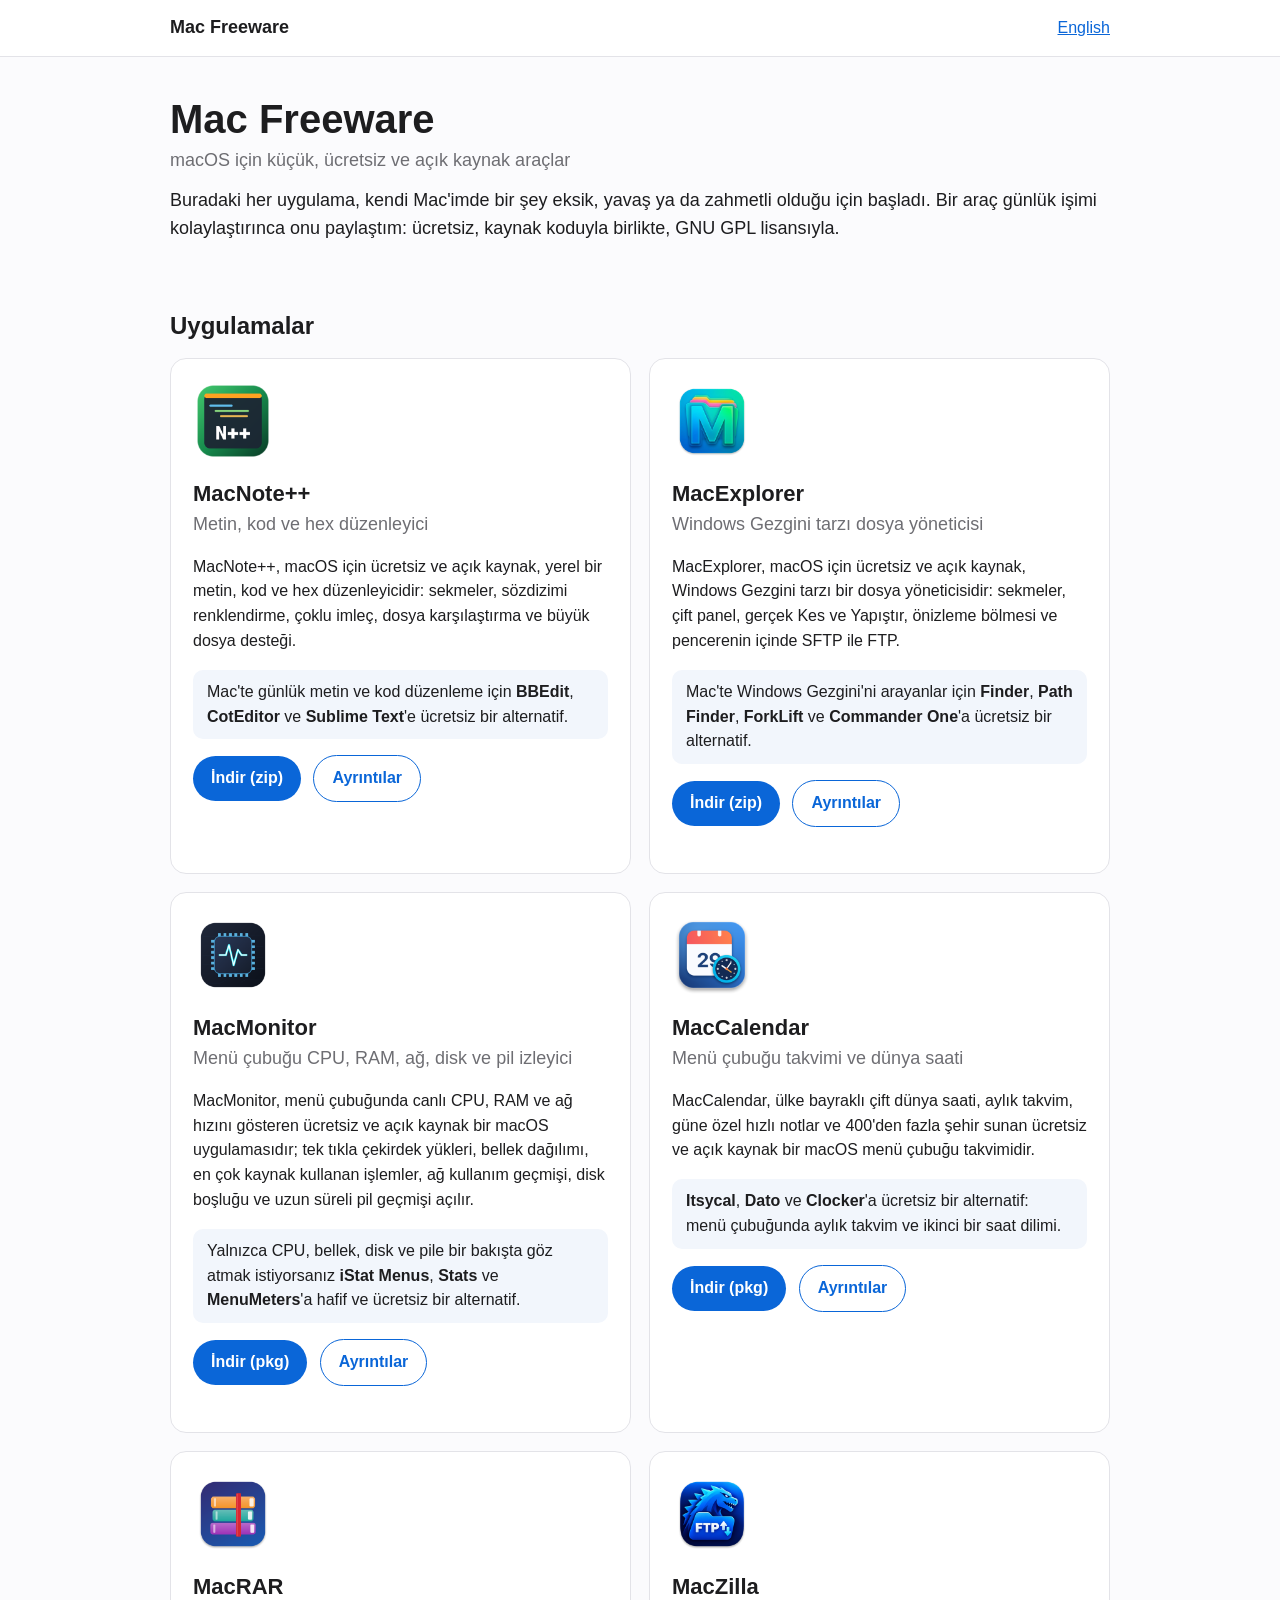
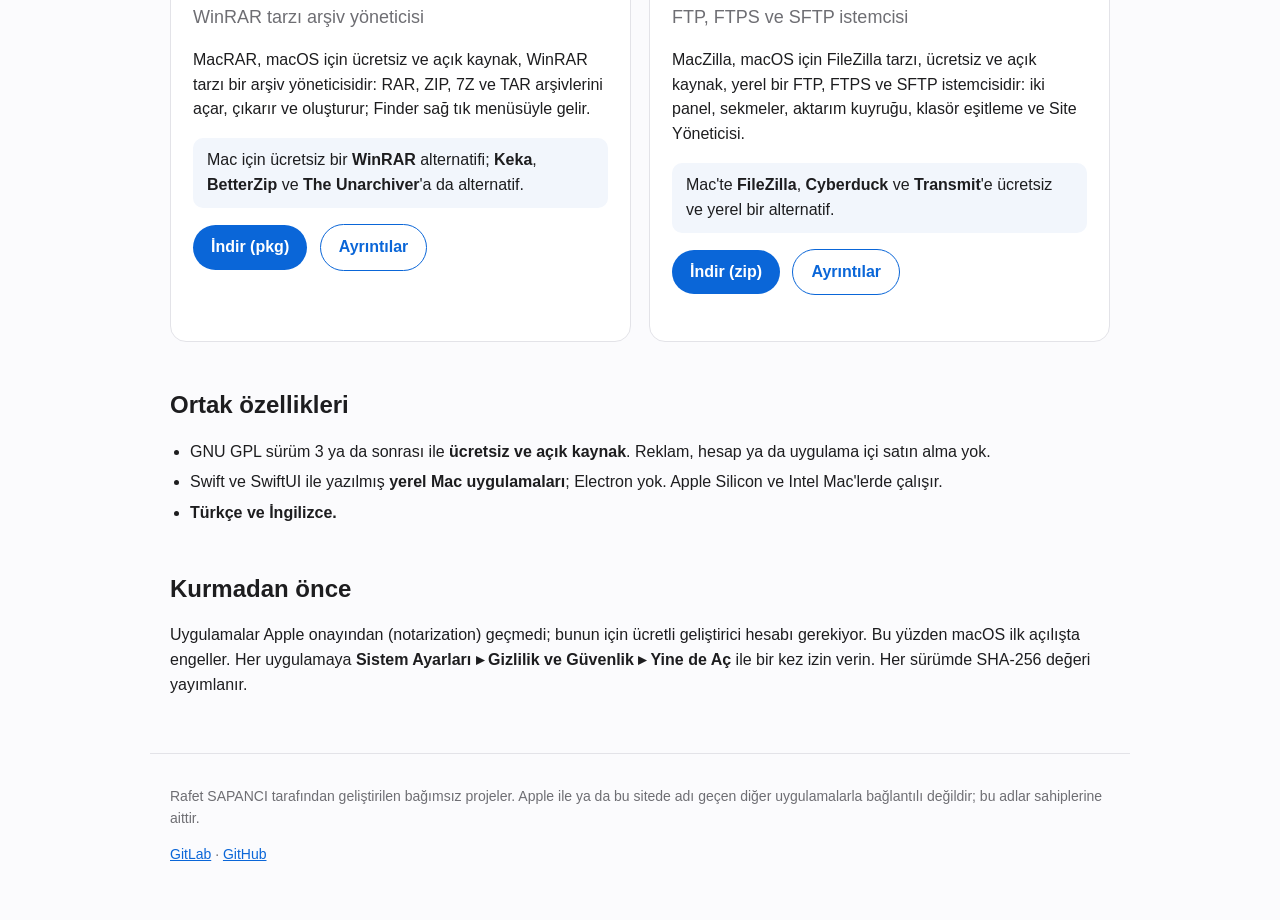
<file: tr/index.html>
<!doctype html>
<html lang="tr">
<head>
<meta charset="utf-8">
<meta name="viewport" content="width=device-width, initial-scale=1">
<title>Mac Freeware – macOS için küçük, ücretsiz ve açık kaynak araçlar</title>
<meta name="description" content="macOS için küçük, ücretsiz ve açık kaynak araçlar: MacNote++, MacExplorer, MacMonitor, MacCalendar, MacRAR, MacZilla.">
<link rel="canonical" href="https://macfreeware.github.io/tr/">
<link rel="alternate" hreflang="tr" href="https://macfreeware.github.io/tr/">
<link rel="alternate" hreflang="en" href="https://macfreeware.github.io/">
<link rel="alternate" hreflang="x-default" href="https://macfreeware.github.io/">
<meta property="og:type" content="website">
<meta property="og:title" content="Mac Freeware – macOS için küçük, ücretsiz ve açık kaynak araçlar">
<meta property="og:description" content="macOS için küçük, ücretsiz ve açık kaynak araçlar: MacNote++, MacExplorer, MacMonitor, MacCalendar, MacRAR, MacZilla.">
<meta property="og:url" content="https://macfreeware.github.io/tr/">
<meta name="color-scheme" content="light dark">
<link rel="stylesheet" href="../assets/style.css">
<script type="application/ld+json">{"@context": "https://schema.org", "@type": "WebSite", "name": "Mac Freeware", "url": "https://macfreeware.github.io/tr/", "inLanguage": "tr", "description": "macOS için küçük, ücretsiz ve açık kaynak araçlar"}</script>
<script type="application/ld+json">{"@context": "https://schema.org", "@type": "ItemList", "name": "Uygulamalar", "itemListElement": [{"@type": "ListItem", "position": 1, "url": "https://macfreeware.github.io/tr/macnotepp/", "name": "MacNote++"}, {"@type": "ListItem", "position": 2, "url": "https://macfreeware.github.io/tr/macexplorer/", "name": "MacExplorer"}, {"@type": "ListItem", "position": 3, "url": "https://macfreeware.github.io/tr/macmonitor/", "name": "MacMonitor"}, {"@type": "ListItem", "position": 4, "url": "https://macfreeware.github.io/tr/maccalendar/", "name": "MacCalendar"}, {"@type": "ListItem", "position": 5, "url": "https://macfreeware.github.io/tr/macrar/", "name": "MacRAR"}, {"@type": "ListItem", "position": 6, "url": "https://macfreeware.github.io/tr/maczilla/", "name": "MacZilla"}]}</script>
</head>
<body>
<header class="top"><div class="wrap">
<a class="brand" href="../tr/">Mac Freeware</a>
<nav><a href="https://macfreeware.github.io/" hreflang="en" lang="en">English</a></nav>
</div></header>
<main class="wrap">

<section class="hero"><div>
<h1>Mac Freeware</h1>
<p class="tag">macOS için küçük, ücretsiz ve açık kaynak araçlar</p>
<p class="lead">Buradaki her uygulama, kendi Mac&#x27;imde bir şey eksik, yavaş ya da zahmetli olduğu için başladı. Bir araç günlük işimi kolaylaştırınca onu paylaştım: ücretsiz, kaynak koduyla birlikte, GNU GPL lisansıyla.</p>
</div></section>
<section><h2>Uygulamalar</h2><div class="grid"><article class="card">
<a href="macnotepp/"><img class="icon" src="../assets/img/macnotepp-icon.png" width="80" height="80" alt="MacNote++ icon"></a>
<h3><a href="macnotepp/">MacNote++</a></h3>
<p class="tag">Metin, kod ve hex düzenleyici</p>
<p>MacNote++, macOS için ücretsiz ve açık kaynak, yerel bir metin, kod ve hex düzenleyicidir: sekmeler, sözdizimi renklendirme, çoklu imleç, dosya karşılaştırma ve büyük dosya desteği.</p>
<p class="alt">Mac'te günlük metin ve kod düzenleme için <b>BBEdit</b>, <b>CotEditor</b> ve <b>Sublime Text</b>'e ücretsiz bir alternatif.</p>
<p class="actions"><a class="btn" href="https://gitlab.com/freeware2/macnotepp/-/releases/permalink/latest/downloads/MacNotePP.zip">İndir (zip)</a> <a class="btn ghost" href="macnotepp/">Ayrıntılar</a></p>
</article><article class="card">
<a href="macexplorer/"><img class="icon" src="../assets/img/macexplorer-icon.png" width="80" height="80" alt="MacExplorer icon"></a>
<h3><a href="macexplorer/">MacExplorer</a></h3>
<p class="tag">Windows Gezgini tarzı dosya yöneticisi</p>
<p>MacExplorer, macOS için ücretsiz ve açık kaynak, Windows Gezgini tarzı bir dosya yöneticisidir: sekmeler, çift panel, gerçek Kes ve Yapıştır, önizleme bölmesi ve pencerenin içinde SFTP ile FTP.</p>
<p class="alt">Mac'te Windows Gezgini'ni arayanlar için <b>Finder</b>, <b>Path Finder</b>, <b>ForkLift</b> ve <b>Commander One</b>'a ücretsiz bir alternatif.</p>
<p class="actions"><a class="btn" href="https://gitlab.com/freeware2/macexplorer/-/releases/permalink/latest/downloads/MacExplorer.zip">İndir (zip)</a> <a class="btn ghost" href="macexplorer/">Ayrıntılar</a></p>
</article><article class="card">
<a href="macmonitor/"><img class="icon" src="../assets/img/macmonitor-icon.png" width="80" height="80" alt="MacMonitor icon"></a>
<h3><a href="macmonitor/">MacMonitor</a></h3>
<p class="tag">Menü çubuğu CPU, RAM, ağ, disk ve pil izleyici</p>
<p>MacMonitor, menü çubuğunda canlı CPU, RAM ve ağ hızını gösteren ücretsiz ve açık kaynak bir macOS uygulamasıdır; tek tıkla çekirdek yükleri, bellek dağılımı, en çok kaynak kullanan işlemler, ağ kullanım geçmişi, disk boşluğu ve uzun süreli pil geçmişi açılır.</p>
<p class="alt">Yalnızca CPU, bellek, disk ve pile bir bakışta göz atmak istiyorsanız <b>iStat Menus</b>, <b>Stats</b> ve <b>MenuMeters</b>'a hafif ve ücretsiz bir alternatif.</p>
<p class="actions"><a class="btn" href="https://gitlab.com/freeware2/macmonitor/-/releases/permalink/latest/downloads/MacMonitor.pkg">İndir (pkg)</a> <a class="btn ghost" href="macmonitor/">Ayrıntılar</a></p>
</article><article class="card">
<a href="maccalendar/"><img class="icon" src="../assets/img/maccalendar-icon.png" width="80" height="80" alt="MacCalendar icon"></a>
<h3><a href="maccalendar/">MacCalendar</a></h3>
<p class="tag">Menü çubuğu takvimi ve dünya saati</p>
<p>MacCalendar, ülke bayraklı çift dünya saati, aylık takvim, güne özel hızlı notlar ve 400&#x27;den fazla şehir sunan ücretsiz ve açık kaynak bir macOS menü çubuğu takvimidir.</p>
<p class="alt"><b>Itsycal</b>, <b>Dato</b> ve <b>Clocker</b>'a ücretsiz bir alternatif: menü çubuğunda aylık takvim ve ikinci bir saat dilimi.</p>
<p class="actions"><a class="btn" href="https://gitlab.com/freeware2/maccalendar/-/releases/permalink/latest/downloads/MacCalendar.pkg">İndir (pkg)</a> <a class="btn ghost" href="maccalendar/">Ayrıntılar</a></p>
</article><article class="card">
<a href="macrar/"><img class="icon" src="../assets/img/macrar-icon.png" width="80" height="80" alt="MacRAR icon"></a>
<h3><a href="macrar/">MacRAR</a></h3>
<p class="tag">WinRAR tarzı arşiv yöneticisi</p>
<p>MacRAR, macOS için ücretsiz ve açık kaynak, WinRAR tarzı bir arşiv yöneticisidir: RAR, ZIP, 7Z ve TAR arşivlerini açar, çıkarır ve oluşturur; Finder sağ tık menüsüyle gelir.</p>
<p class="alt">Mac için ücretsiz bir <b>WinRAR</b> alternatifi; <b>Keka</b>, <b>BetterZip</b> ve <b>The Unarchiver</b>'a da alternatif.</p>
<p class="actions"><a class="btn" href="https://gitlab.com/freeware2/macrar/-/releases/permalink/latest/downloads/MacRAR.pkg">İndir (pkg)</a> <a class="btn ghost" href="macrar/">Ayrıntılar</a></p>
</article><article class="card">
<a href="maczilla/"><img class="icon" src="../assets/img/maczilla-icon.png" width="80" height="80" alt="MacZilla icon"></a>
<h3><a href="maczilla/">MacZilla</a></h3>
<p class="tag">FTP, FTPS ve SFTP istemcisi</p>
<p>MacZilla, macOS için FileZilla tarzı, ücretsiz ve açık kaynak, yerel bir FTP, FTPS ve SFTP istemcisidir: iki panel, sekmeler, aktarım kuyruğu, klasör eşitleme ve Site Yöneticisi.</p>
<p class="alt">Mac'te <b>FileZilla</b>, <b>Cyberduck</b> ve <b>Transmit</b>'e ücretsiz ve yerel bir alternatif.</p>
<p class="actions"><a class="btn" href="https://gitlab.com/freeware2/maczilla/-/releases/permalink/latest/downloads/MacZilla.zip">İndir (zip)</a> <a class="btn ghost" href="maczilla/">Ayrıntılar</a></p>
</article></div></section>
<section><h2>Ortak özellikleri</h2><ul class="feats"><li>GNU GPL sürüm 3 ya da sonrası ile <b>ücretsiz ve açık kaynak</b>. Reklam, hesap ya da uygulama içi satın alma yok.</li><li>Swift ve SwiftUI ile yazılmış <b>yerel Mac uygulamaları</b>; Electron yok. Apple Silicon ve Intel Mac'lerde çalışır.</li><li><b>Türkçe ve İngilizce.</b></li></ul></section>
<section><h2>Kurmadan önce</h2><p>Uygulamalar Apple onayından (notarization) geçmedi; bunun için ücretli geliştirici hesabı gerekiyor. Bu yüzden macOS ilk açılışta engeller. Her uygulamaya <b>Sistem Ayarları ▸ Gizlilik ve Güvenlik ▸ Yine de Aç</b> ile bir kez izin verin. Her sürümde SHA-256 değeri yayımlanır.</p></section>

</main>
<footer class="wrap foot">
<p>Rafet SAPANCI tarafından geliştirilen bağımsız projeler. Apple ile ya da bu sitede adı geçen diğer uygulamalarla bağlantılı değildir; bu adlar sahiplerine aittir.</p>
<p><a href="https://gitlab.com/freeware2">GitLab</a> · <a href="https://github.com/macfreeware">GitHub</a></p>
</footer>
</body>
</html>
</file>
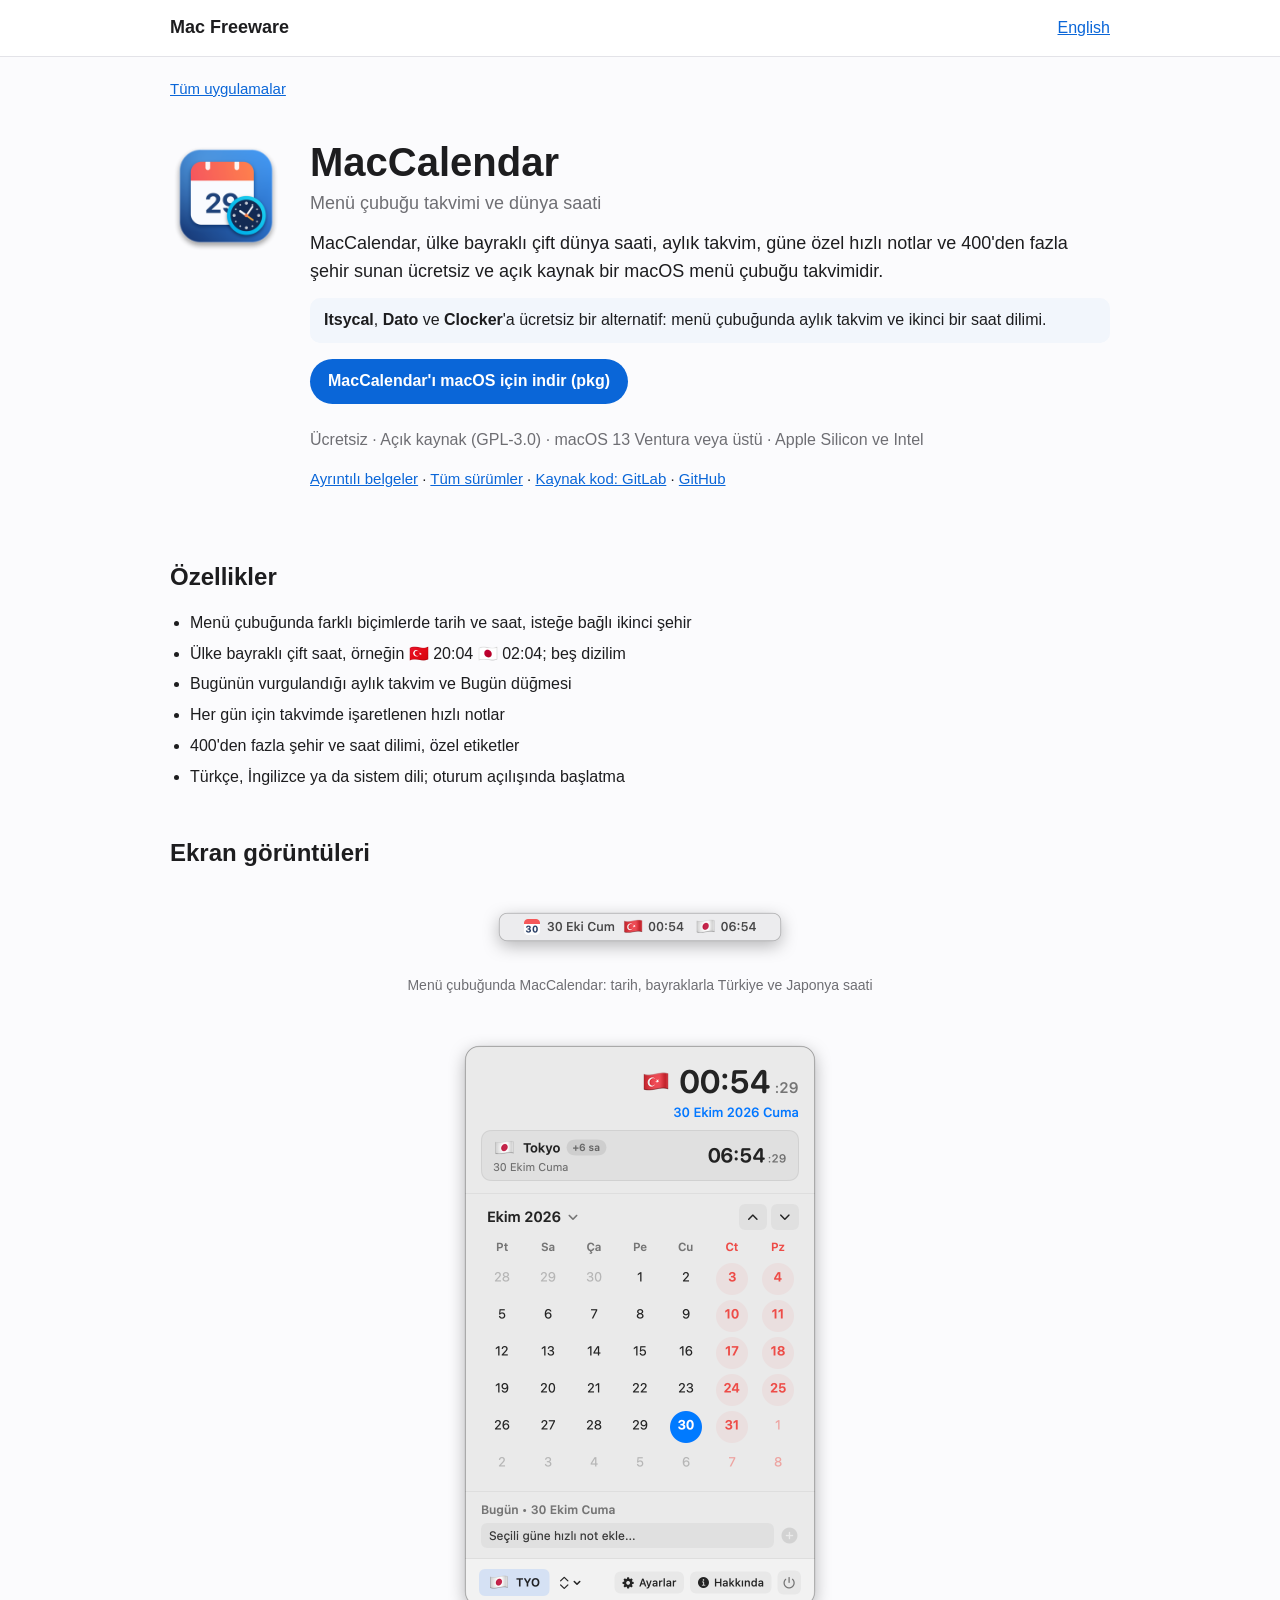
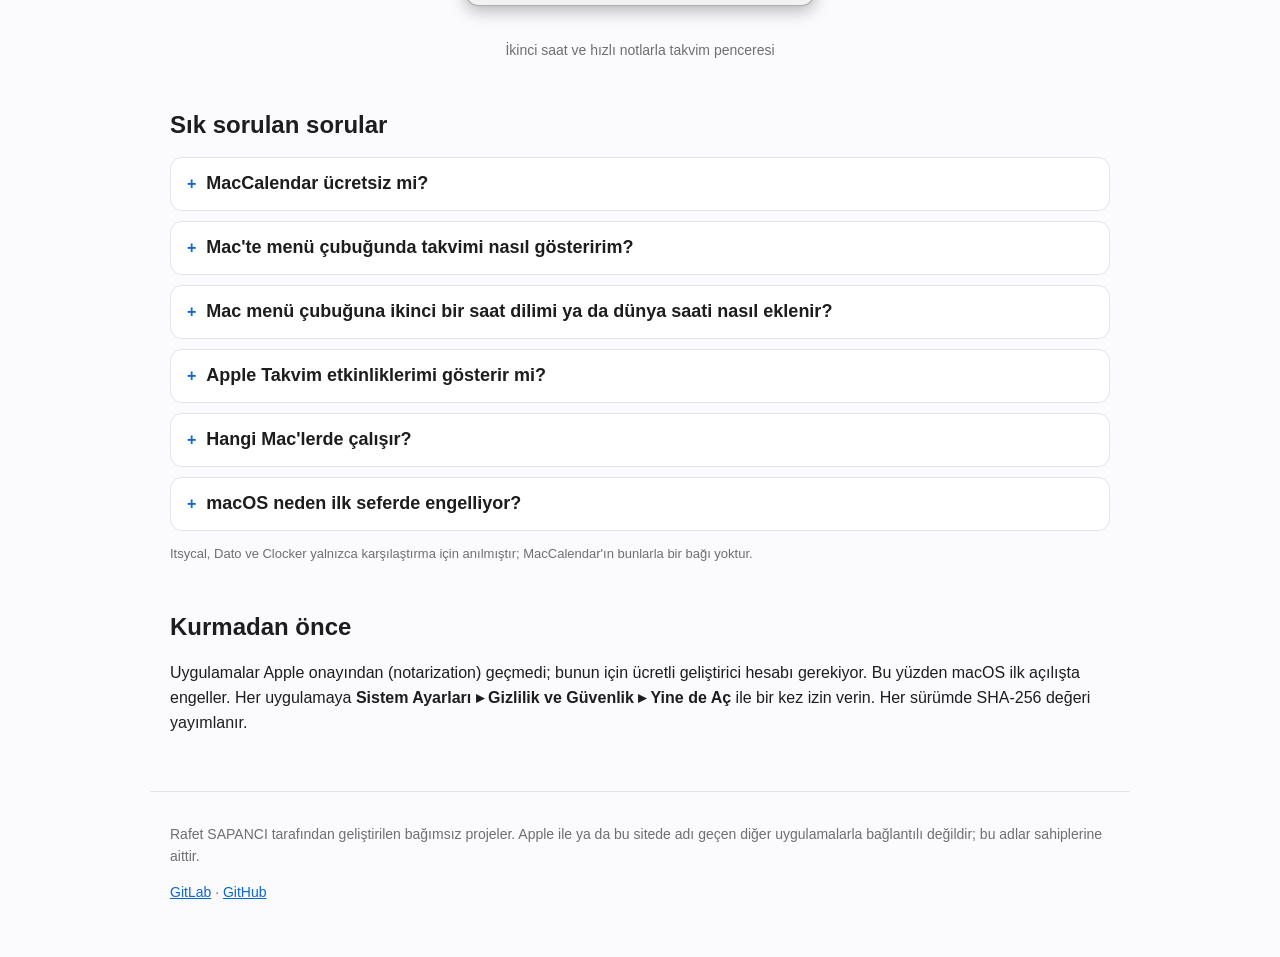
<file: tr/maccalendar/index.html>
<!doctype html>
<html lang="tr">
<head>
<meta charset="utf-8">
<meta name="viewport" content="width=device-width, initial-scale=1">
<title>MacCalendar – Menü çubuğu takvimi ve dünya saati (macOS, ücretsiz)</title>
<meta name="description" content="MacCalendar, ülke bayraklı çift dünya saati, aylık takvim, güne özel hızlı notlar ve 400&#x27;den fazla şehir sunan ücretsiz ve açık kaynak bir macOS menü çubuğu takvimidir.">
<link rel="canonical" href="https://macfreeware.github.io/tr/maccalendar/">
<link rel="alternate" hreflang="tr" href="https://macfreeware.github.io/tr/maccalendar/">
<link rel="alternate" hreflang="en" href="https://macfreeware.github.io/maccalendar/">
<link rel="alternate" hreflang="x-default" href="https://macfreeware.github.io/maccalendar/">
<meta property="og:type" content="website">
<meta property="og:title" content="MacCalendar – Menü çubuğu takvimi ve dünya saati (macOS, ücretsiz)">
<meta property="og:description" content="MacCalendar, ülke bayraklı çift dünya saati, aylık takvim, güne özel hızlı notlar ve 400&#x27;den fazla şehir sunan ücretsiz ve açık kaynak bir macOS menü çubuğu takvimidir.">
<meta property="og:url" content="https://macfreeware.github.io/tr/maccalendar/">
<meta name="color-scheme" content="light dark">
<link rel="stylesheet" href="../../assets/style.css">
<script type="application/ld+json">{"@context": "https://schema.org", "@type": "SoftwareApplication", "name": "MacCalendar", "description": "MacCalendar, ülke bayraklı çift dünya saati, aylık takvim, güne özel hızlı notlar ve 400'den fazla şehir sunan ücretsiz ve açık kaynak bir macOS menü çubuğu takvimidir.", "applicationCategory": "UtilitiesApplication", "operatingSystem": "macOS 13 or later", "url": "https://macfreeware.github.io/tr/maccalendar/", "downloadUrl": "https://gitlab.com/freeware2/maccalendar/-/releases/permalink/latest/downloads/MacCalendar.pkg", "image": "https://macfreeware.github.io/assets/img/maccalendar-icon.png", "screenshot": ["https://macfreeware.github.io/assets/img/maccalendar-menubar.png", "https://macfreeware.github.io/assets/img/maccalendar-calendar.png"], "featureList": ["Menü çubuğunda farklı biçimlerde tarih ve saat, isteğe bağlı ikinci şehir", "Ülke bayraklı çift saat, örneğin 🇹🇷 20:04 🇯🇵 02:04; beş dizilim", "Bugünün vurgulandığı aylık takvim ve Bugün düğmesi", "Her gün için takvimde işaretlenen hızlı notlar", "400'den fazla şehir ve saat dilimi, özel etiketler", "Türkçe, İngilizce ya da sistem dili; oturum açılışında başlatma"], "isAccessibleForFree": true, "license": "https://www.gnu.org/licenses/gpl-3.0.html", "inLanguage": ["en", "tr"], "offers": {"@type": "Offer", "price": "0", "priceCurrency": "USD"}, "author": {"@type": "Person", "name": "Rafet SAPANCI"}, "sameAs": ["https://gitlab.com/freeware2/maccalendar", "https://github.com/macfreeware/MacCalendar"]}</script>
<script type="application/ld+json">{"@context": "https://schema.org", "@type": "FAQPage", "mainEntity": [{"@type": "Question", "name": "MacCalendar ücretsiz mi?", "acceptedAnswer": {"@type": "Answer", "text": "Evet. MacCalendar, GPL-3.0 lisansıyla ücretsiz ve açık kaynaktır; reklam, hesap ya da uygulama içi satın alma yoktur."}}, {"@type": "Question", "name": "Mac'te menü çubuğunda takvimi nasıl gösteririm?", "acceptedAnswer": {"@type": "Answer", "text": "macOS'un menü çubuğu saatinde aylık görünüm yoktur. MacCalendar'ı kurup menü çubuğundaki tarihe tıklayın: bugünün vurgulandığı aylık takvim, Bugün düğmesi ve her gün için hızlı notlar açılır."}}, {"@type": "Question", "name": "Mac menü çubuğuna ikinci bir saat dilimi ya da dünya saati nasıl eklenir?", "acceptedAnswer": {"@type": "Answer", "text": "MacCalendar'ın Ayarlar'ında çift saati açıp 400'den fazla şehirden birini seçin. Menü çubuğu iki saati ülke bayraklarıyla gösterir, örneğin 🇹🇷 20:04   🇯🇵 02:04; takvim de saat farkını gösterir."}}, {"@type": "Question", "name": "Apple Takvim etkinliklerimi gösterir mi?", "acceptedAnswer": {"@type": "Answer", "text": "Hayır. MacCalendar aylık takvimi ve her gün için kendi hızlı notlarını gösterir; Takvim uygulamasındaki etkinlikleri okumaz."}}, {"@type": "Question", "name": "Hangi Mac'lerde çalışır?", "acceptedAnswer": {"@type": "Answer", "text": "macOS 13 Ventura veya üstü yüklü Apple Silicon ve Intel Mac'lerde."}}, {"@type": "Question", "name": "macOS neden ilk seferde engelliyor?", "acceptedAnswer": {"@type": "Answer", "text": "MacCalendar, ücretli geliştirici hesabı gerektiren Apple onayından (notarization) geçmemiştir. Sistem Ayarları ▸ Gizlilik ve Güvenlik ▸ Yine de Aç ile bir kez izin verin; ayrıntılar İlk açılış bölümünde."}}]}</script>
</head>
<body>
<header class="top"><div class="wrap">
<a class="brand" href="../../tr/">Mac Freeware</a>
<nav><a href="https://macfreeware.github.io/maccalendar/" hreflang="en" lang="en">English</a></nav>
</div></header>
<main class="wrap">

<p class="crumb"><a href="../">Tüm uygulamalar</a></p>
<section class="hero app">
<img class="icon" src="../../assets/img/maccalendar-icon.png" width="112" height="112" alt="MacCalendar icon">
<div>
<h1>MacCalendar</h1>
<p class="tag">Menü çubuğu takvimi ve dünya saati</p>
<p class="lead">MacCalendar, ülke bayraklı çift dünya saati, aylık takvim, güne özel hızlı notlar ve 400&#x27;den fazla şehir sunan ücretsiz ve açık kaynak bir macOS menü çubuğu takvimidir.</p>
<p class="alt"><b>Itsycal</b>, <b>Dato</b> ve <b>Clocker</b>'a ücretsiz bir alternatif: menü çubuğunda aylık takvim ve ikinci bir saat dilimi.</p>
<p class="actions"><a class="btn" href="https://gitlab.com/freeware2/maccalendar/-/releases/permalink/latest/downloads/MacCalendar.pkg">MacCalendar&#x27;ı macOS için indir (pkg)</a></p>
<p class="meta">Ücretsiz · Açık kaynak (GPL-3.0) · macOS 13 Ventura veya üstü · Apple Silicon ve Intel</p>
<p class="links"><a href="https://gitlab.com/freeware2/maccalendar/-/blob/main/README.tr.md">Ayrıntılı belgeler</a> · <a href="https://gitlab.com/freeware2/maccalendar/-/releases">Tüm sürümler</a> · <a href="https://gitlab.com/freeware2/maccalendar">Kaynak kod: GitLab</a> · <a href="https://github.com/macfreeware/MacCalendar">GitHub</a></p>
</div>
</section>
<section><h2>Özellikler</h2><ul class="feats"><li>Menü çubuğunda farklı biçimlerde tarih ve saat, isteğe bağlı ikinci şehir</li>
<li>Ülke bayraklı çift saat, örneğin 🇹🇷 20:04 🇯🇵 02:04; beş dizilim</li>
<li>Bugünün vurgulandığı aylık takvim ve Bugün düğmesi</li>
<li>Her gün için takvimde işaretlenen hızlı notlar</li>
<li>400&#x27;den fazla şehir ve saat dilimi, özel etiketler</li>
<li>Türkçe, İngilizce ya da sistem dili; oturum açılışında başlatma</li></ul></section>
<section><h2>Ekran görüntüleri</h2><div class="shots"><figure class="shot wide"><img src="../../assets/img/maccalendar-menubar.png" width="338" height="84" alt="Menü çubuğunda MacCalendar: tarih, bayraklarla Türkiye ve Japonya saati" loading="lazy" decoding="async"><figcaption>Menü çubuğunda MacCalendar: tarih, bayraklarla Türkiye ve Japonya saati</figcaption></figure>
<figure class="shot"><img src="../../assets/img/maccalendar-calendar.png" width="406" height="616" alt="İkinci saat ve hızlı notlarla takvim penceresi" loading="lazy" decoding="async"><figcaption>İkinci saat ve hızlı notlarla takvim penceresi</figcaption></figure></div></section>
<section><h2>Sık sorulan sorular</h2><div class="faq"><details><summary><h3>MacCalendar ücretsiz mi?</h3></summary><p>Evet. MacCalendar, GPL-3.0 lisansıyla ücretsiz ve açık kaynaktır; reklam, hesap ya da uygulama içi satın alma yoktur.</p></details>
<details><summary><h3>Mac&#x27;te menü çubuğunda takvimi nasıl gösteririm?</h3></summary><p>macOS&#x27;un menü çubuğu saatinde aylık görünüm yoktur. MacCalendar&#x27;ı kurup menü çubuğundaki tarihe tıklayın: bugünün vurgulandığı aylık takvim, <strong>Bugün</strong> düğmesi ve her gün için hızlı notlar açılır.</p></details>
<details><summary><h3>Mac menü çubuğuna ikinci bir saat dilimi ya da dünya saati nasıl eklenir?</h3></summary><p>MacCalendar&#x27;ın Ayarlar&#x27;ında çift saati açıp 400&#x27;den fazla şehirden birini seçin. Menü çubuğu iki saati ülke bayraklarıyla gösterir, örneğin <code>🇹🇷 20:04   🇯🇵 02:04</code>; takvim de saat farkını gösterir.</p></details>
<details><summary><h3>Apple Takvim etkinliklerimi gösterir mi?</h3></summary><p>Hayır. MacCalendar aylık takvimi ve her gün için kendi hızlı notlarını gösterir; Takvim uygulamasındaki etkinlikleri okumaz.</p></details>
<details><summary><h3>Hangi Mac&#x27;lerde çalışır?</h3></summary><p>macOS 13 Ventura veya üstü yüklü Apple Silicon ve Intel Mac&#x27;lerde.</p></details>
<details><summary><h3>macOS neden ilk seferde engelliyor?</h3></summary><p>MacCalendar, ücretli geliştirici hesabı gerektiren Apple onayından (notarization) geçmemiştir. <strong>Sistem Ayarları ▸ Gizlilik ve Güvenlik ▸ Yine de Aç</strong> ile bir kez izin verin; ayrıntılar <a href="https://gitlab.com/freeware2/maccalendar/-/blob/main/README.tr.md#i̇lk-açılış-kurulum-paketine-bir-kez-izin-verin">İlk açılış</a> bölümünde.</p></details></div>
<p class="note">Itsycal, Dato ve Clocker yalnızca karşılaştırma için anılmıştır; MacCalendar&#x27;ın bunlarla bir bağı yoktur.</p></section>
<section><h2>Kurmadan önce</h2><p>Uygulamalar Apple onayından (notarization) geçmedi; bunun için ücretli geliştirici hesabı gerekiyor. Bu yüzden macOS ilk açılışta engeller. Her uygulamaya <b>Sistem Ayarları ▸ Gizlilik ve Güvenlik ▸ Yine de Aç</b> ile bir kez izin verin. Her sürümde SHA-256 değeri yayımlanır.</p></section>

</main>
<footer class="wrap foot">
<p>Rafet SAPANCI tarafından geliştirilen bağımsız projeler. Apple ile ya da bu sitede adı geçen diğer uygulamalarla bağlantılı değildir; bu adlar sahiplerine aittir.</p>
<p><a href="https://gitlab.com/freeware2">GitLab</a> · <a href="https://github.com/macfreeware">GitHub</a></p>
</footer>
</body>
</html>
</file>
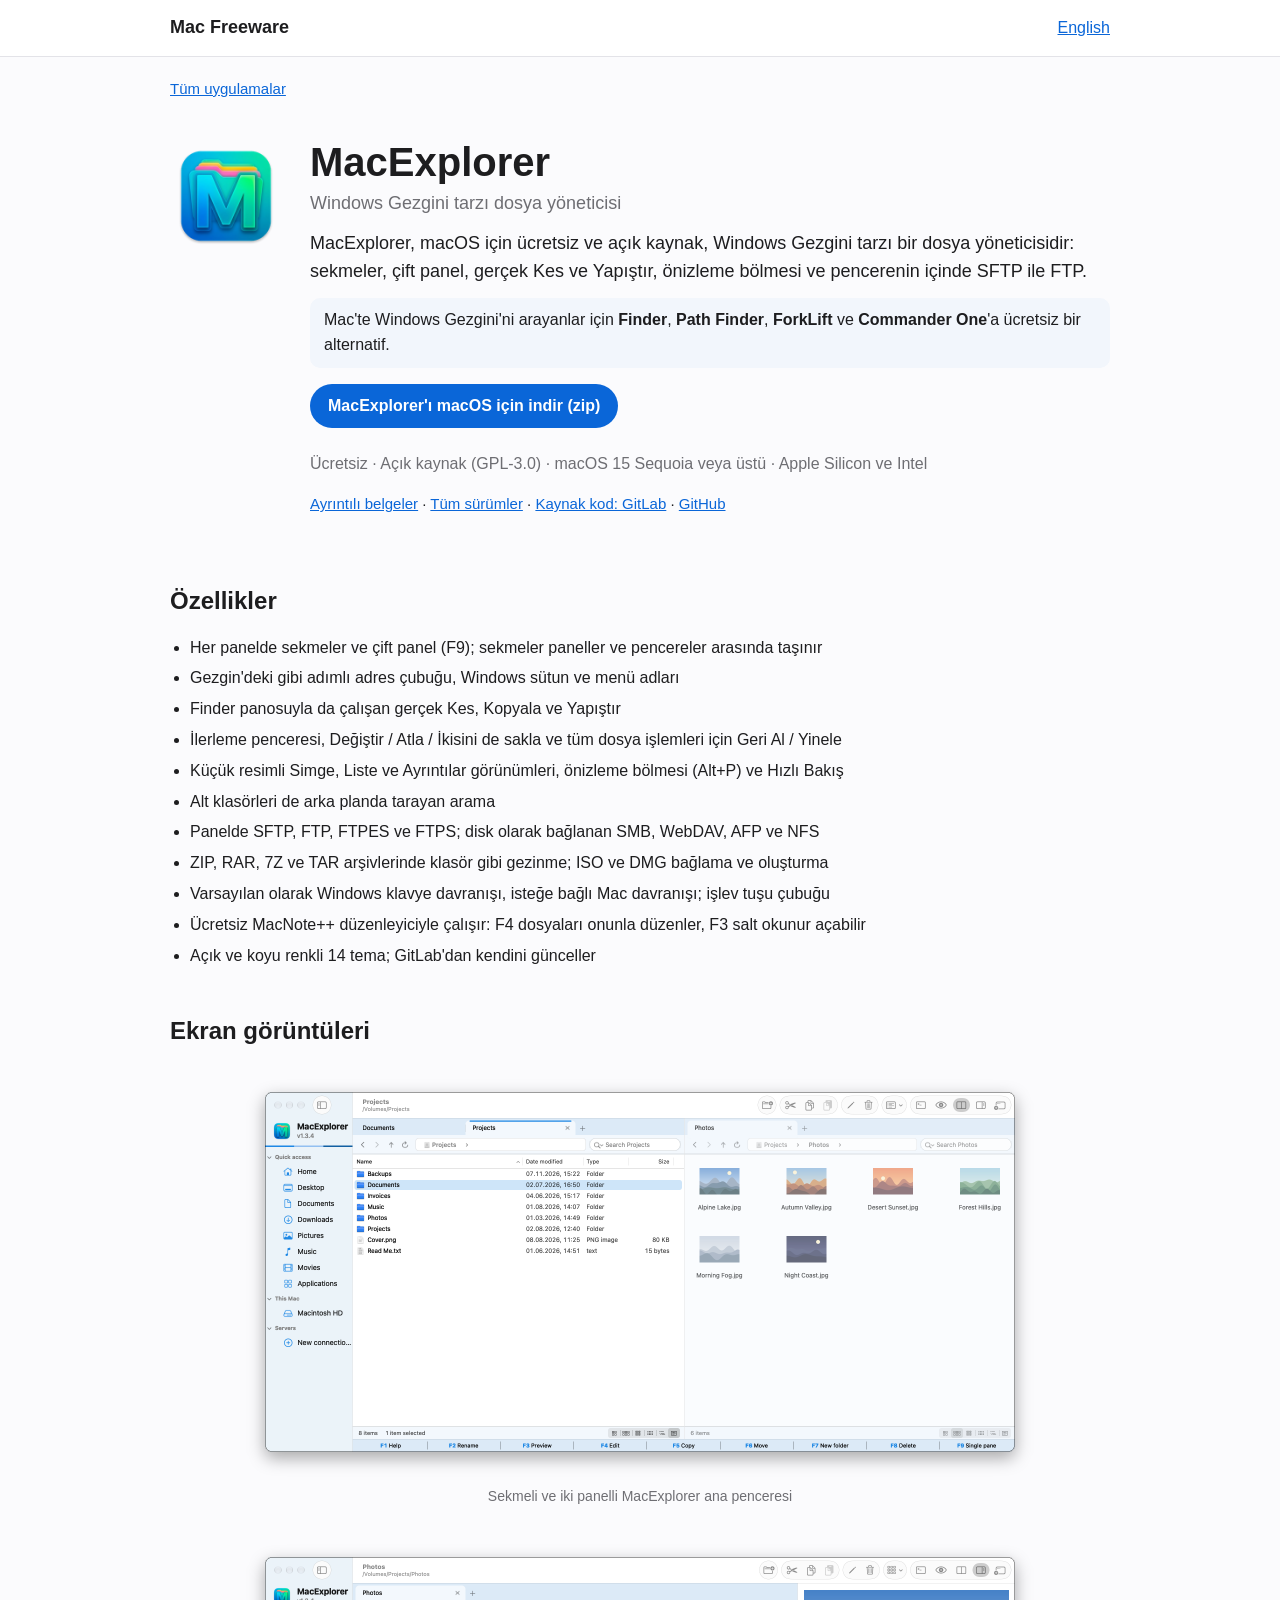
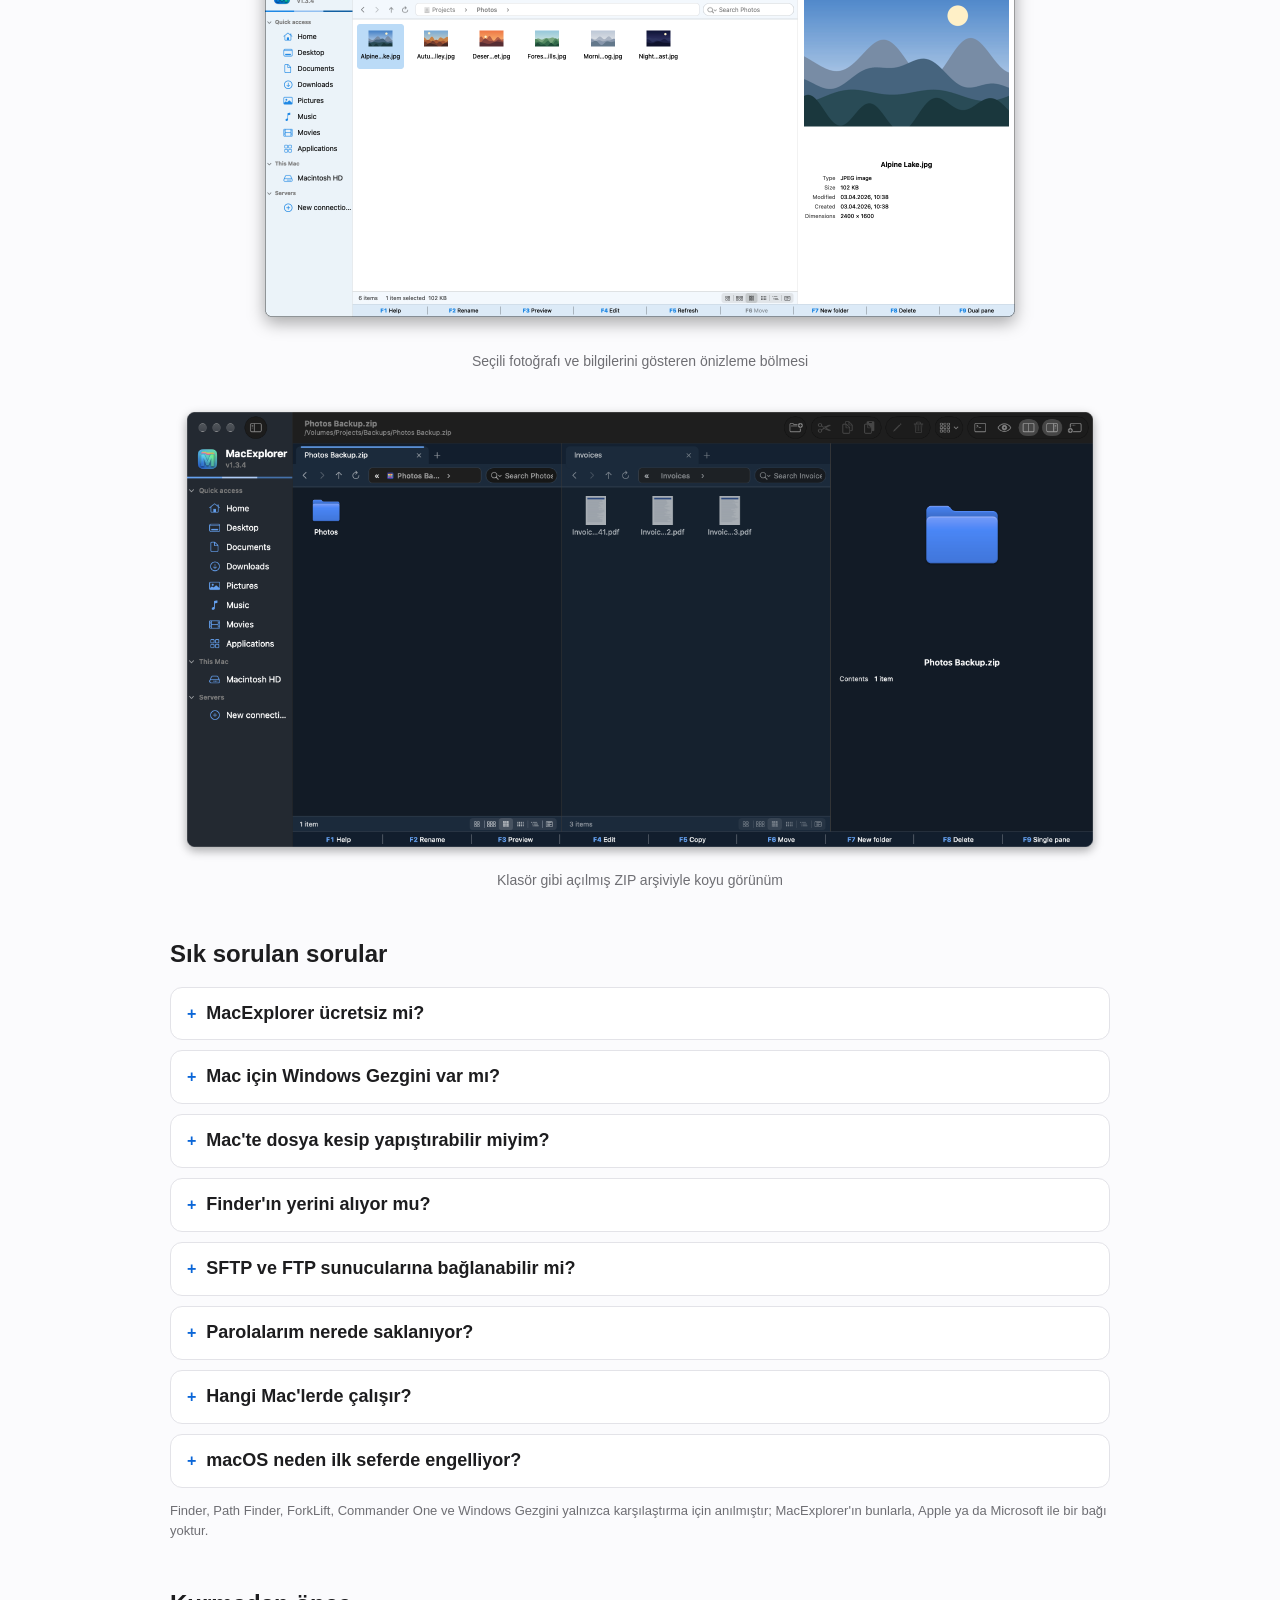
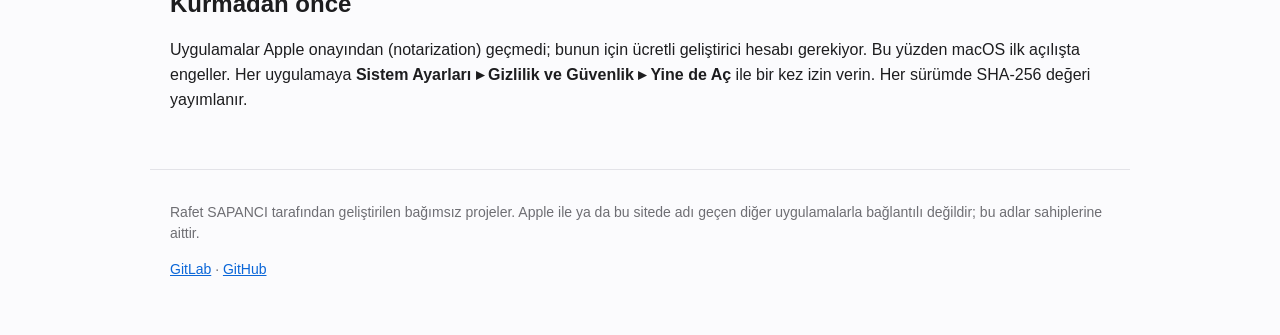
<file: tr/macexplorer/index.html>
<!doctype html>
<html lang="tr">
<head>
<meta charset="utf-8">
<meta name="viewport" content="width=device-width, initial-scale=1">
<title>MacExplorer – Windows Gezgini tarzı dosya yöneticisi (macOS, ücretsiz)</title>
<meta name="description" content="MacExplorer, macOS için ücretsiz ve açık kaynak, Windows Gezgini tarzı bir dosya yöneticisidir: sekmeler, çift panel, gerçek Kes ve Yapıştır, önizleme bölmesi ve pencerenin içinde SFTP ile FTP.">
<link rel="canonical" href="https://macfreeware.github.io/tr/macexplorer/">
<link rel="alternate" hreflang="tr" href="https://macfreeware.github.io/tr/macexplorer/">
<link rel="alternate" hreflang="en" href="https://macfreeware.github.io/macexplorer/">
<link rel="alternate" hreflang="x-default" href="https://macfreeware.github.io/macexplorer/">
<meta property="og:type" content="website">
<meta property="og:title" content="MacExplorer – Windows Gezgini tarzı dosya yöneticisi (macOS, ücretsiz)">
<meta property="og:description" content="MacExplorer, macOS için ücretsiz ve açık kaynak, Windows Gezgini tarzı bir dosya yöneticisidir: sekmeler, çift panel, gerçek Kes ve Yapıştır, önizleme bölmesi ve pencerenin içinde SFTP ile FTP.">
<meta property="og:url" content="https://macfreeware.github.io/tr/macexplorer/">
<meta name="color-scheme" content="light dark">
<link rel="stylesheet" href="../../assets/style.css">
<script type="application/ld+json">{"@context": "https://schema.org", "@type": "SoftwareApplication", "name": "MacExplorer", "description": "MacExplorer, macOS için ücretsiz ve açık kaynak, Windows Gezgini tarzı bir dosya yöneticisidir: sekmeler, çift panel, gerçek Kes ve Yapıştır, önizleme bölmesi ve pencerenin içinde SFTP ile FTP.", "applicationCategory": "UtilitiesApplication", "operatingSystem": "macOS 15 or later", "url": "https://macfreeware.github.io/tr/macexplorer/", "downloadUrl": "https://gitlab.com/freeware2/macexplorer/-/releases/permalink/latest/downloads/MacExplorer.zip", "image": "https://macfreeware.github.io/assets/img/macexplorer-icon.png", "screenshot": ["https://macfreeware.github.io/assets/img/macexplorer-main.png", "https://macfreeware.github.io/assets/img/macexplorer-preview.png", "https://macfreeware.github.io/assets/img/macexplorer-archive-dark.png"], "featureList": ["Her panelde sekmeler ve çift panel (F9); sekmeler paneller ve pencereler arasında taşınır", "Gezgin'deki gibi adımlı adres çubuğu, Windows sütun ve menü adları", "Finder panosuyla da çalışan gerçek Kes, Kopyala ve Yapıştır", "İlerleme penceresi, Değiştir / Atla / İkisini de sakla ve tüm dosya işlemleri için Geri Al / Yinele", "Küçük resimli Simge, Liste ve Ayrıntılar görünümleri, önizleme bölmesi (Alt+P) ve Hızlı Bakış", "Alt klasörleri de arka planda tarayan arama", "Panelde SFTP, FTP, FTPES ve FTPS; disk olarak bağlanan SMB, WebDAV, AFP ve NFS", "ZIP, RAR, 7Z ve TAR arşivlerinde klasör gibi gezinme; ISO ve DMG bağlama ve oluşturma", "Varsayılan olarak Windows klavye davranışı, isteğe bağlı Mac davranışı; işlev tuşu çubuğu", "Ücretsiz MacNote++ düzenleyiciyle çalışır: F4 dosyaları onunla düzenler, F3 salt okunur açabilir", "Açık ve koyu renkli 14 tema; GitLab'dan kendini günceller"], "isAccessibleForFree": true, "license": "https://www.gnu.org/licenses/gpl-3.0.html", "inLanguage": ["en", "tr"], "offers": {"@type": "Offer", "price": "0", "priceCurrency": "USD"}, "author": {"@type": "Person", "name": "Rafet SAPANCI"}, "sameAs": ["https://gitlab.com/freeware2/macexplorer", "https://github.com/macfreeware/MacExplorer"]}</script>
<script type="application/ld+json">{"@context": "https://schema.org", "@type": "FAQPage", "mainEntity": [{"@type": "Question", "name": "MacExplorer ücretsiz mi?", "acceptedAnswer": {"@type": "Answer", "text": "Evet. MacExplorer, GPL-3.0 lisansıyla ücretsiz ve açık kaynaktır; reklam, hesap ya da uygulama içi satın alma yoktur."}}, {"@type": "Question", "name": "Mac için Windows Gezgini var mı?", "acceptedAnswer": {"@type": "Answer", "text": "Microsoft yapmıyor. MacExplorer aynı çalışma biçimini macOS'a getirir: sekmeler, adımlı adres çubuğu, Windows menü adları, Kes ve Yapıştır, Windows klavye davranışı."}}, {"@type": "Question", "name": "Mac'te dosya kesip yapıştırabilir miyim?", "acceptedAnswer": {"@type": "Answer", "text": "Evet. MacExplorer'da Ctrl+X ya da ⌘X dosyaları keser, Ctrl+V ya da ⌘V taşır. Kesilen öğeler yapıştırılana kadar soluk görünür."}}, {"@type": "Question", "name": "Finder'ın yerini alıyor mu?", "acceptedAnswer": {"@type": "Answer", "text": "Hayır, Finder'ın yanında çalışır. macOS başka bir uygulamanın varsayılan dosya görüntüleyici olmasına güvenilir biçimde izin vermiyor; bu yüzden başka uygulamalardan açılan klasörler yine Finder'a gider."}}, {"@type": "Question", "name": "SFTP ve FTP sunucularına bağlanabilir mi?", "acceptedAnswer": {"@type": "Answer", "text": "Evet. SFTP, FTP, FTPES ve FTPS panelde açılır; SMB, WebDAV, AFP ve NFS disk olarak bağlanır. ⌘K ile bağlanın."}}, {"@type": "Question", "name": "Parolalarım nerede saklanıyor?", "acceptedAnswer": {"@type": "Answer", "text": "Yalnızca macOS Anahtar Zinciri'nde ve yalnızca kaydetmeyi seçerseniz."}}, {"@type": "Question", "name": "Hangi Mac'lerde çalışır?", "acceptedAnswer": {"@type": "Answer", "text": "macOS 15 Sequoia veya üstü yüklü Apple Silicon ve Intel Mac'lerde."}}, {"@type": "Question", "name": "macOS neden ilk seferde engelliyor?", "acceptedAnswer": {"@type": "Answer", "text": "MacExplorer, ücretli geliştirici hesabı gerektiren Apple onayından (notarization) geçmemiştir. Sistem Ayarları ▸ Gizlilik ve Güvenlik ▸ Yine de Aç ile bir kez izin verin; ayrıntılar İndirme ve kurulum bölümünde."}}]}</script>
</head>
<body>
<header class="top"><div class="wrap">
<a class="brand" href="../../tr/">Mac Freeware</a>
<nav><a href="https://macfreeware.github.io/macexplorer/" hreflang="en" lang="en">English</a></nav>
</div></header>
<main class="wrap">

<p class="crumb"><a href="../">Tüm uygulamalar</a></p>
<section class="hero app">
<img class="icon" src="../../assets/img/macexplorer-icon.png" width="112" height="112" alt="MacExplorer icon">
<div>
<h1>MacExplorer</h1>
<p class="tag">Windows Gezgini tarzı dosya yöneticisi</p>
<p class="lead">MacExplorer, macOS için ücretsiz ve açık kaynak, Windows Gezgini tarzı bir dosya yöneticisidir: sekmeler, çift panel, gerçek Kes ve Yapıştır, önizleme bölmesi ve pencerenin içinde SFTP ile FTP.</p>
<p class="alt">Mac'te Windows Gezgini'ni arayanlar için <b>Finder</b>, <b>Path Finder</b>, <b>ForkLift</b> ve <b>Commander One</b>'a ücretsiz bir alternatif.</p>
<p class="actions"><a class="btn" href="https://gitlab.com/freeware2/macexplorer/-/releases/permalink/latest/downloads/MacExplorer.zip">MacExplorer&#x27;ı macOS için indir (zip)</a></p>
<p class="meta">Ücretsiz · Açık kaynak (GPL-3.0) · macOS 15 Sequoia veya üstü · Apple Silicon ve Intel</p>
<p class="links"><a href="https://gitlab.com/freeware2/macexplorer/-/blob/main/README.tr.md">Ayrıntılı belgeler</a> · <a href="https://gitlab.com/freeware2/macexplorer/-/releases">Tüm sürümler</a> · <a href="https://gitlab.com/freeware2/macexplorer">Kaynak kod: GitLab</a> · <a href="https://github.com/macfreeware/MacExplorer">GitHub</a></p>
</div>
</section>
<section><h2>Özellikler</h2><ul class="feats"><li>Her panelde sekmeler ve çift panel (F9); sekmeler paneller ve pencereler arasında taşınır</li>
<li>Gezgin&#x27;deki gibi adımlı adres çubuğu, Windows sütun ve menü adları</li>
<li>Finder panosuyla da çalışan gerçek Kes, Kopyala ve Yapıştır</li>
<li>İlerleme penceresi, Değiştir / Atla / İkisini de sakla ve tüm dosya işlemleri için Geri Al / Yinele</li>
<li>Küçük resimli Simge, Liste ve Ayrıntılar görünümleri, önizleme bölmesi (Alt+P) ve Hızlı Bakış</li>
<li>Alt klasörleri de arka planda tarayan arama</li>
<li>Panelde SFTP, FTP, FTPES ve FTPS; disk olarak bağlanan SMB, WebDAV, AFP ve NFS</li>
<li>ZIP, RAR, 7Z ve TAR arşivlerinde klasör gibi gezinme; ISO ve DMG bağlama ve oluşturma</li>
<li>Varsayılan olarak Windows klavye davranışı, isteğe bağlı Mac davranışı; işlev tuşu çubuğu</li>
<li>Ücretsiz MacNote++ düzenleyiciyle çalışır: F4 dosyaları onunla düzenler, F3 salt okunur açabilir</li>
<li>Açık ve koyu renkli 14 tema; GitLab&#x27;dan kendini günceller</li></ul></section>
<section><h2>Ekran görüntüleri</h2><div class="shots"><figure class="shot wide"><img src="../../assets/img/macexplorer-main.png" width="806" height="416" alt="Sekmeli ve iki panelli MacExplorer ana penceresi" loading="lazy" decoding="async"><figcaption>Sekmeli ve iki panelli MacExplorer ana penceresi</figcaption></figure>
<figure class="shot wide"><img src="../../assets/img/macexplorer-preview.png" width="806" height="416" alt="Seçili fotoğrafı ve bilgilerini gösteren önizleme bölmesi" loading="lazy" decoding="async"><figcaption>Seçili fotoğrafı ve bilgilerini gösteren önizleme bölmesi</figcaption></figure>
<figure class="shot wide"><img src="../../assets/img/macexplorer-archive-dark.png" width="1556" height="776" alt="Klasör gibi açılmış ZIP arşiviyle koyu görünüm" loading="lazy" decoding="async"><figcaption>Klasör gibi açılmış ZIP arşiviyle koyu görünüm</figcaption></figure></div></section>
<section><h2>Sık sorulan sorular</h2><div class="faq"><details><summary><h3>MacExplorer ücretsiz mi?</h3></summary><p>Evet. MacExplorer, GPL-3.0 lisansıyla ücretsiz ve açık kaynaktır; reklam, hesap ya da uygulama içi satın alma yoktur.</p></details>
<details><summary><h3>Mac için Windows Gezgini var mı?</h3></summary><p>Microsoft yapmıyor. MacExplorer aynı çalışma biçimini macOS&#x27;a getirir: sekmeler, adımlı adres çubuğu, Windows menü adları, Kes ve Yapıştır, Windows klavye davranışı.</p></details>
<details><summary><h3>Mac&#x27;te dosya kesip yapıştırabilir miyim?</h3></summary><p>Evet. MacExplorer&#x27;da Ctrl+X ya da ⌘X dosyaları keser, Ctrl+V ya da ⌘V taşır. Kesilen öğeler yapıştırılana kadar soluk görünür.</p></details>
<details><summary><h3>Finder&#x27;ın yerini alıyor mu?</h3></summary><p>Hayır, Finder&#x27;ın yanında çalışır. macOS başka bir uygulamanın varsayılan dosya görüntüleyici olmasına güvenilir biçimde izin vermiyor; bu yüzden başka uygulamalardan açılan klasörler yine Finder&#x27;a gider.</p></details>
<details><summary><h3>SFTP ve FTP sunucularına bağlanabilir mi?</h3></summary><p>Evet. SFTP, FTP, FTPES ve FTPS panelde açılır; SMB, WebDAV, AFP ve NFS disk olarak bağlanır. ⌘K ile bağlanın.</p></details>
<details><summary><h3>Parolalarım nerede saklanıyor?</h3></summary><p>Yalnızca macOS Anahtar Zinciri&#x27;nde ve yalnızca kaydetmeyi seçerseniz.</p></details>
<details><summary><h3>Hangi Mac&#x27;lerde çalışır?</h3></summary><p>macOS 15 Sequoia veya üstü yüklü Apple Silicon ve Intel Mac&#x27;lerde.</p></details>
<details><summary><h3>macOS neden ilk seferde engelliyor?</h3></summary><p>MacExplorer, ücretli geliştirici hesabı gerektiren Apple onayından (notarization) geçmemiştir. <strong>Sistem Ayarları ▸ Gizlilik ve Güvenlik ▸ Yine de Aç</strong> ile bir kez izin verin; ayrıntılar <a href="https://gitlab.com/freeware2/macexplorer/-/blob/main/README.tr.md#indirme-ve-kurulum">İndirme ve kurulum</a> bölümünde.</p></details></div>
<p class="note">Finder, Path Finder, ForkLift, Commander One ve Windows Gezgini yalnızca karşılaştırma için anılmıştır; MacExplorer&#x27;ın bunlarla, Apple ya da Microsoft ile bir bağı yoktur.</p></section>
<section><h2>Kurmadan önce</h2><p>Uygulamalar Apple onayından (notarization) geçmedi; bunun için ücretli geliştirici hesabı gerekiyor. Bu yüzden macOS ilk açılışta engeller. Her uygulamaya <b>Sistem Ayarları ▸ Gizlilik ve Güvenlik ▸ Yine de Aç</b> ile bir kez izin verin. Her sürümde SHA-256 değeri yayımlanır.</p></section>

</main>
<footer class="wrap foot">
<p>Rafet SAPANCI tarafından geliştirilen bağımsız projeler. Apple ile ya da bu sitede adı geçen diğer uygulamalarla bağlantılı değildir; bu adlar sahiplerine aittir.</p>
<p><a href="https://gitlab.com/freeware2">GitLab</a> · <a href="https://github.com/macfreeware">GitHub</a></p>
</footer>
</body>
</html>
</file>
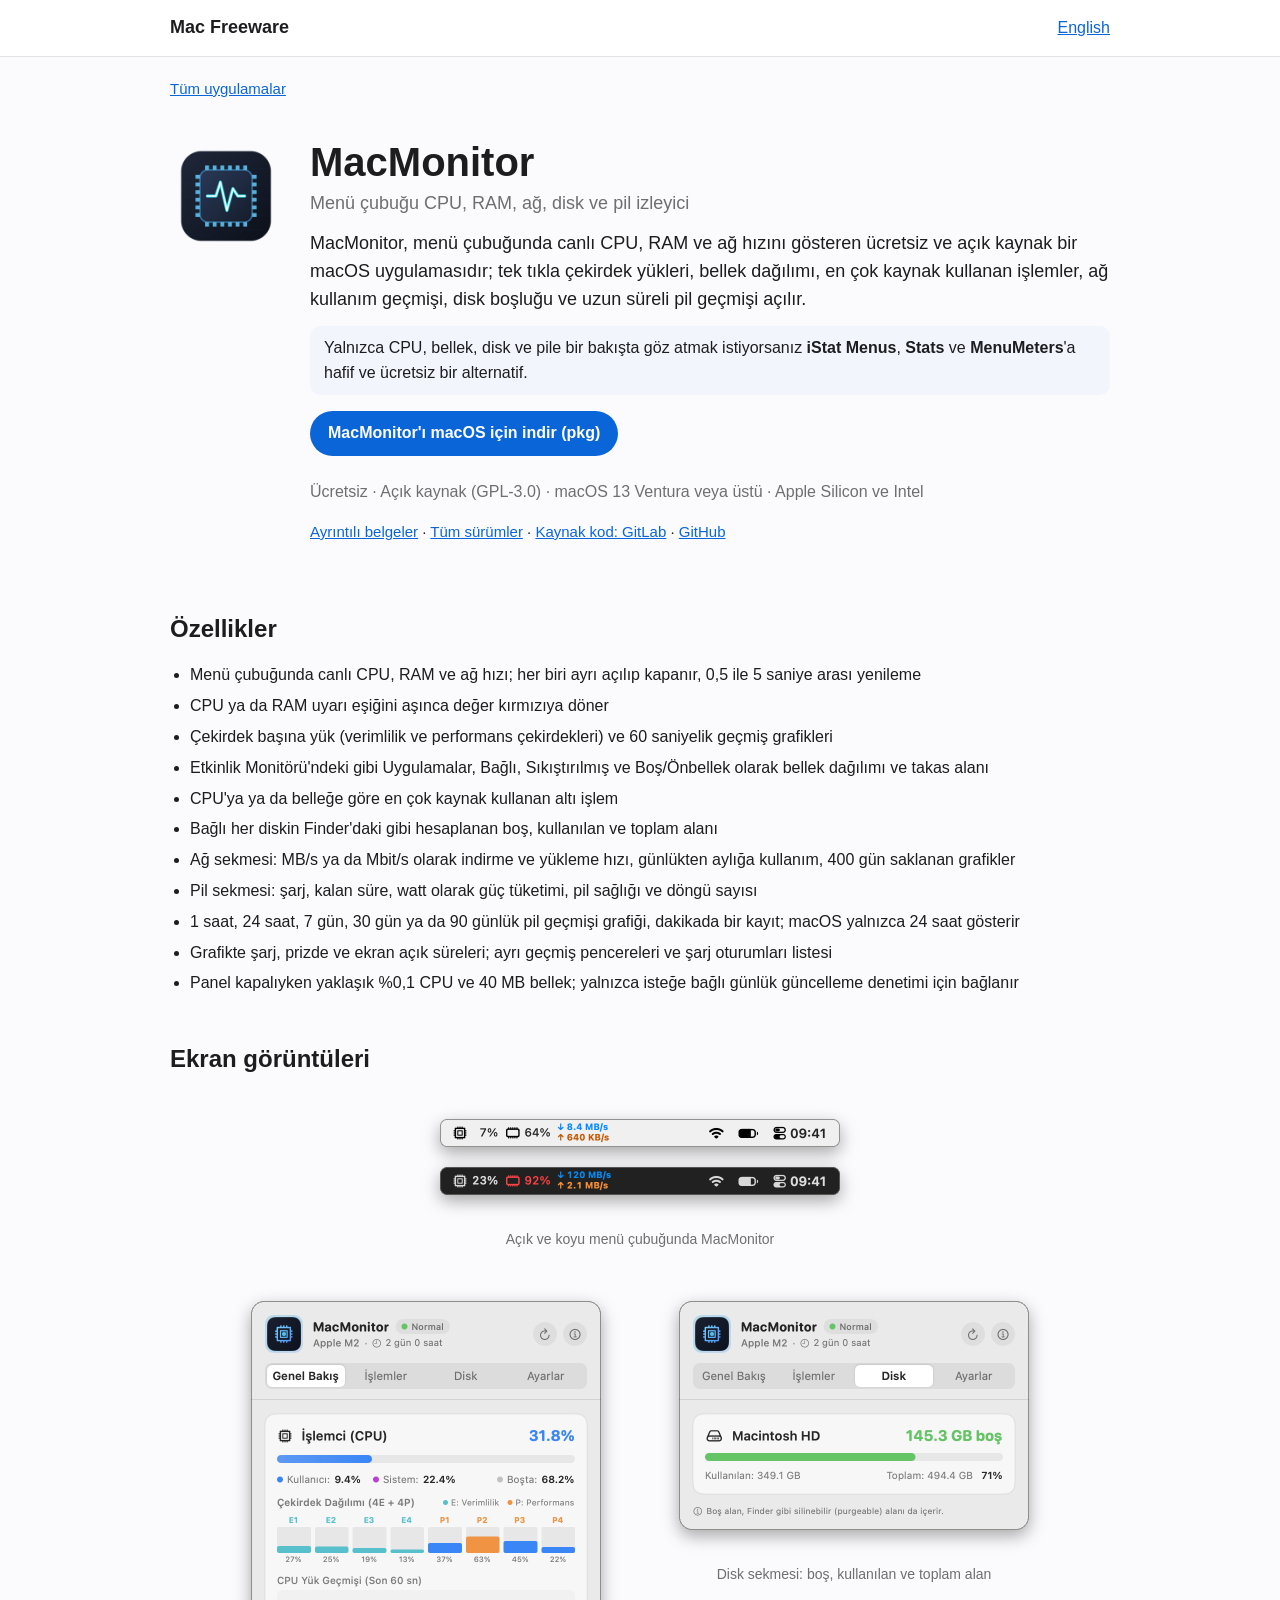
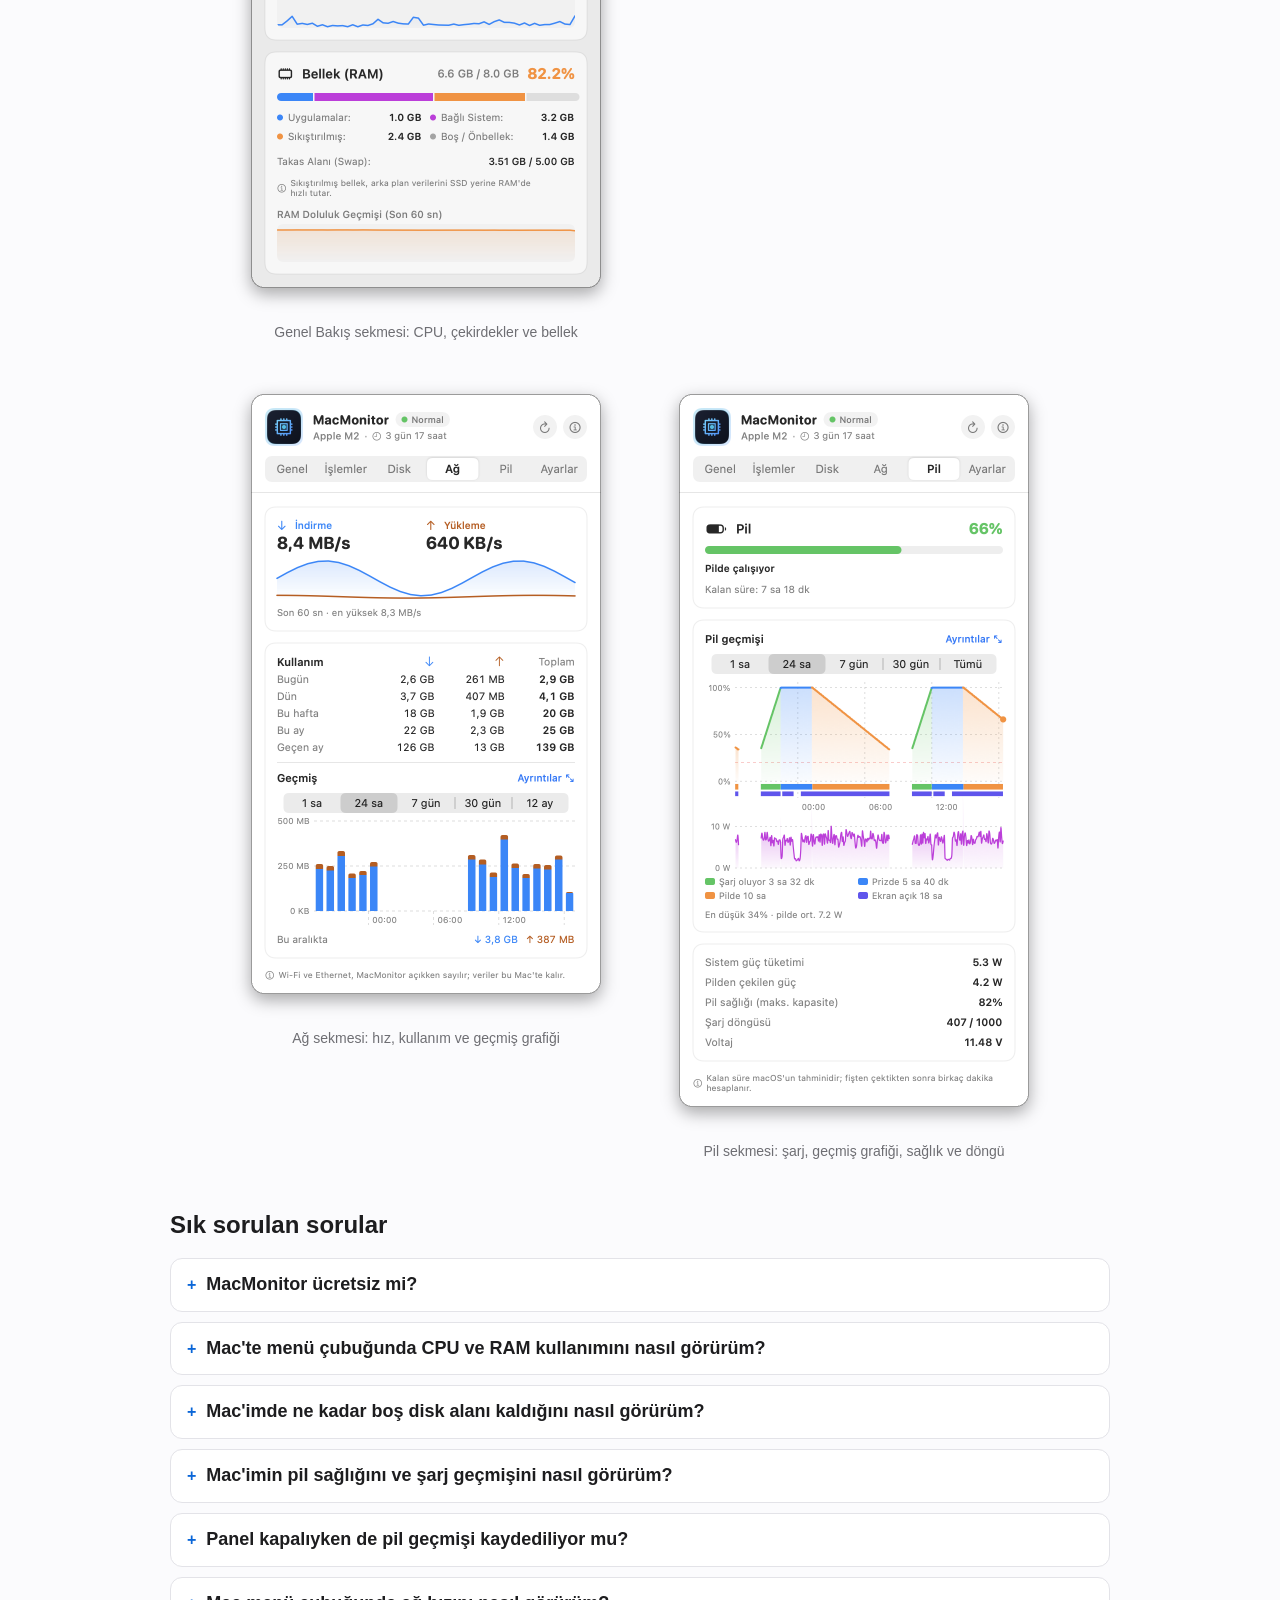
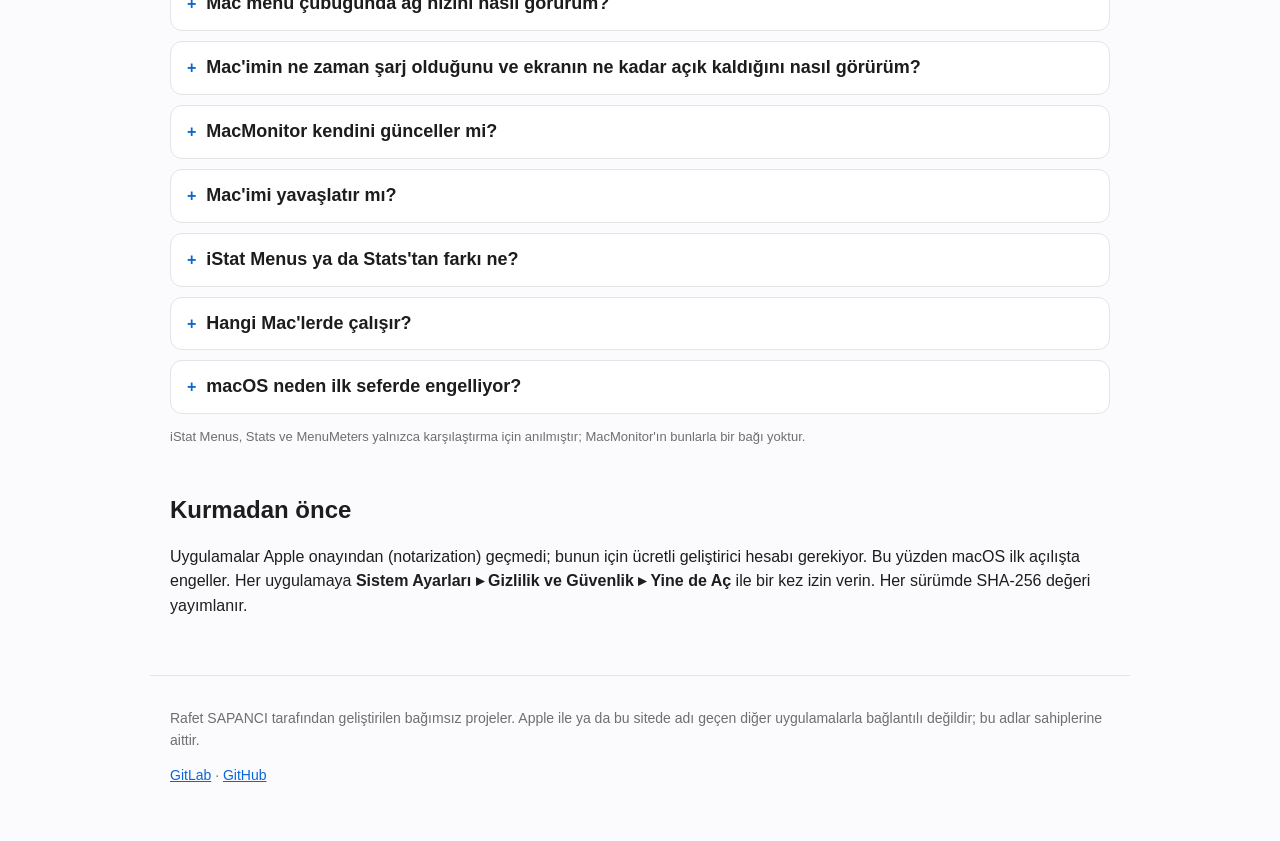
<file: tr/macmonitor/index.html>
<!doctype html>
<html lang="tr">
<head>
<meta charset="utf-8">
<meta name="viewport" content="width=device-width, initial-scale=1">
<title>MacMonitor – Menü çubuğu CPU, RAM, ağ, disk ve pil izleyici (macOS, ücretsiz)</title>
<meta name="description" content="MacMonitor, menü çubuğunda canlı CPU, RAM ve ağ hızını gösteren ücretsiz ve açık kaynak bir macOS uygulamasıdır; tek tıkla çekirdek yükleri, bellek dağılımı, en çok kaynak kullanan işlemler, ağ kullanım geçmişi, disk boşluğu ve uzun süreli pil geçmişi açılır.">
<link rel="canonical" href="https://macfreeware.github.io/tr/macmonitor/">
<link rel="alternate" hreflang="tr" href="https://macfreeware.github.io/tr/macmonitor/">
<link rel="alternate" hreflang="en" href="https://macfreeware.github.io/macmonitor/">
<link rel="alternate" hreflang="x-default" href="https://macfreeware.github.io/macmonitor/">
<meta property="og:type" content="website">
<meta property="og:title" content="MacMonitor – Menü çubuğu CPU, RAM, ağ, disk ve pil izleyici (macOS, ücretsiz)">
<meta property="og:description" content="MacMonitor, menü çubuğunda canlı CPU, RAM ve ağ hızını gösteren ücretsiz ve açık kaynak bir macOS uygulamasıdır; tek tıkla çekirdek yükleri, bellek dağılımı, en çok kaynak kullanan işlemler, ağ kullanım geçmişi, disk boşluğu ve uzun süreli pil geçmişi açılır.">
<meta property="og:url" content="https://macfreeware.github.io/tr/macmonitor/">
<meta name="color-scheme" content="light dark">
<link rel="stylesheet" href="../../assets/style.css">
<script type="application/ld+json">{"@context": "https://schema.org", "@type": "SoftwareApplication", "name": "MacMonitor", "description": "MacMonitor, menü çubuğunda canlı CPU, RAM ve ağ hızını gösteren ücretsiz ve açık kaynak bir macOS uygulamasıdır; tek tıkla çekirdek yükleri, bellek dağılımı, en çok kaynak kullanan işlemler, ağ kullanım geçmişi, disk boşluğu ve uzun süreli pil geçmişi açılır.", "applicationCategory": "UtilitiesApplication", "operatingSystem": "macOS 13 or later", "url": "https://macfreeware.github.io/tr/macmonitor/", "downloadUrl": "https://gitlab.com/freeware2/macmonitor/-/releases/permalink/latest/downloads/MacMonitor.pkg", "image": "https://macfreeware.github.io/assets/img/macmonitor-icon.png", "screenshot": ["https://macfreeware.github.io/assets/img/macmonitor-menubar.png", "https://macfreeware.github.io/assets/img/macmonitor-overview-tr.png", "https://macfreeware.github.io/assets/img/macmonitor-disk-tr.png", "https://macfreeware.github.io/assets/img/macmonitor-network-tr.png", "https://macfreeware.github.io/assets/img/macmonitor-battery-tr.png"], "featureList": ["Menü çubuğunda canlı CPU, RAM ve ağ hızı; her biri ayrı açılıp kapanır, 0,5 ile 5 saniye arası yenileme", "CPU ya da RAM uyarı eşiğini aşınca değer kırmızıya döner", "Çekirdek başına yük (verimlilik ve performans çekirdekleri) ve 60 saniyelik geçmiş grafikleri", "Etkinlik Monitörü'ndeki gibi Uygulamalar, Bağlı, Sıkıştırılmış ve Boş/Önbellek olarak bellek dağılımı ve takas alanı", "CPU'ya ya da belleğe göre en çok kaynak kullanan altı işlem", "Bağlı her diskin Finder'daki gibi hesaplanan boş, kullanılan ve toplam alanı", "Ağ sekmesi: MB/s ya da Mbit/s olarak indirme ve yükleme hızı, günlükten aylığa kullanım, 400 gün saklanan grafikler", "Pil sekmesi: şarj, kalan süre, watt olarak güç tüketimi, pil sağlığı ve döngü sayısı", "1 saat, 24 saat, 7 gün, 30 gün ya da 90 günlük pil geçmişi grafiği, dakikada bir kayıt; macOS yalnızca 24 saat gösterir", "Grafikte şarj, prizde ve ekran açık süreleri; ayrı geçmiş pencereleri ve şarj oturumları listesi", "Panel kapalıyken yaklaşık %0,1 CPU ve 40 MB bellek; yalnızca isteğe bağlı günlük güncelleme denetimi için bağlanır"], "isAccessibleForFree": true, "license": "https://www.gnu.org/licenses/gpl-3.0.html", "inLanguage": ["en", "tr"], "offers": {"@type": "Offer", "price": "0", "priceCurrency": "USD"}, "author": {"@type": "Person", "name": "Rafet SAPANCI"}, "sameAs": ["https://gitlab.com/freeware2/macmonitor", "https://github.com/macfreeware/MacMonitor"]}</script>
<script type="application/ld+json">{"@context": "https://schema.org", "@type": "FAQPage", "mainEntity": [{"@type": "Question", "name": "MacMonitor ücretsiz mi?", "acceptedAnswer": {"@type": "Answer", "text": "Evet. MacMonitor, GPL-3.0 lisansıyla ücretsiz ve açık kaynaktır. Reklam, hesap ya da uygulama içi satın alma yoktur, hiçbir veri toplamaz; tek bağlantısı GitLab'daki günlük güncelleme denetimidir ve kapatılabilir."}}, {"@type": "Question", "name": "Mac'te menü çubuğunda CPU ve RAM kullanımını nasıl görürüm?", "acceptedAnswer": {"@type": "Answer", "text": "MacMonitor'ı kurun: CPU ve RAM yüzdeleri hemen menü çubuğunda belirir ve 0,5 ile 5 saniye arasında yenilenir. Tıklayınca çekirdek yükleri, bellek dağılımı ve en çok CPU ya da bellek kullanan işlemler açılır."}}, {"@type": "Question", "name": "Mac'imde ne kadar boş disk alanı kaldığını nasıl görürüm?", "acceptedAnswer": {"@type": "Answer", "text": "Menü çubuğunda MacMonitor'a tıklayıp Disk sekmesini açın. Başlangıç diskinin ve bağlı her harici diskin boş, kullanılan ve toplam alanını Finder ile aynı hesapla gösterir."}}, {"@type": "Question", "name": "Mac'imin pil sağlığını ve şarj geçmişini nasıl görürüm?", "acceptedAnswer": {"@type": "Answer", "text": "MacMonitor'ın Pil sekmesini açın. Şarj yüzdesini, kalan süreyi, güç tüketimini, pil sağlığını (Sistem Ayarları'ndaki \"Maksimum Kapasite\" ile aynı) ve döngü sayısını; son 1 saat, 24 saat, 7 gün, 30 gün ya da kaydedilen tüm süre için şarj düzeyi ve sistem gücü grafiğini gösterir. macOS'un kendisi yalnızca son 24 saati gösterir."}}, {"@type": "Question", "name": "Panel kapalıyken de pil geçmişi kaydediliyor mu?", "acceptedAnswer": {"@type": "Answer", "text": "Evet. MacMonitor çalıştığı sürece pili dakikada bir kaydeder ve 90 günü (yaklaşık 1 MB) Mac'inizde, ~/Library/Application Support/MacMonitor içinde tutar. Hiçbir yere gönderilmez. Pil sekmesi yalnızca pilli Mac'lerde görünür."}}, {"@type": "Question", "name": "Mac menü çubuğunda ağ hızını nasıl görürüm?", "acceptedAnswer": {"@type": "Answer", "text": "MacMonitor indirme ve yükleme hızını CPU ve RAM'in yanında iki küçük satırda, MB/s ya da Mbit/s olarak gösterir. Ağ sekmesi bugün, dün, bu hafta, bu ay ve geçen ayın kullanımını, dakika, saat, gün ya da ay bazında grafiklerle ekler ve 400 gün saklar."}}, {"@type": "Question", "name": "Mac'imin ne zaman şarj olduğunu ve ekranın ne kadar açık kaldığını nasıl görürüm?", "acceptedAnswer": {"@type": "Answer", "text": "MacMonitor'ın Pil sekmesinde Ayrıntılar'ı açın. Grafik şarj, prizde ve pilde geçen süreyi renklendirir, ekranın açık olduğu zamanları bir şeritte gösterir ve her şarj oturumunu başlangıcı, süresi ve kazanılan şarjla listeler."}}, {"@type": "Question", "name": "MacMonitor kendini günceller mi?", "acceptedAnswer": {"@type": "Answer", "text": "Evet, 1.3.0 sürümünden itibaren. Günde bir kez GitLab'da yeni sürüme bakar ve yenilikleri gösterir. Şimdi Güncelle'yi seçerseniz güncellemeyi indirir, SHA-256 değerini ve imzasını denetler, kendini değiştirip yeniden başlar; pil geçmişiniz korunur. Parola gerekmez. Bir sürümü atlayabilir ya da denetimi Ayarlar'dan kapatabilirsiniz."}}, {"@type": "Question", "name": "Mac'imi yavaşlatır mı?", "acceptedAnswer": {"@type": "Answer", "text": "Hayır. Panel kapalıyken toplam CPU'nun yaklaşık %0,1'ini ve 40 MB bellek kullanır. top ya da ps gibi kabuk komutları çalıştırmadığı için sistem loguna bir şey eklemez."}}, {"@type": "Question", "name": "iStat Menus ya da Stats'tan farkı ne?", "acceptedAnswer": {"@type": "Answer", "text": "MacMonitor bilerek daha az şey yapar: CPU, bellek, ağ hızı, disk alanı, pil ve en çok kaynak kullanan işlemler. Sensör ya da GPU grafikleri yoktur. Yalnızca bu temel bilgileri istiyorsanız küçük ve sessiz kalır."}}, {"@type": "Question", "name": "Hangi Mac'lerde çalışır?", "acceptedAnswer": {"@type": "Answer", "text": "macOS 13 Ventura veya üstü yüklü Apple Silicon ve Intel Mac'lerde."}}, {"@type": "Question", "name": "macOS neden ilk seferde engelliyor?", "acceptedAnswer": {"@type": "Answer", "text": "MacMonitor, ücretli geliştirici hesabı gerektiren Apple onayından (notarization) geçmemiştir. Sistem Ayarları ▸ Gizlilik ve Güvenlik ▸ Yine de Aç ile bir kez izin verin; ayrıntılar İlk açılış bölümünde."}}]}</script>
</head>
<body>
<header class="top"><div class="wrap">
<a class="brand" href="../../tr/">Mac Freeware</a>
<nav><a href="https://macfreeware.github.io/macmonitor/" hreflang="en" lang="en">English</a></nav>
</div></header>
<main class="wrap">

<p class="crumb"><a href="../">Tüm uygulamalar</a></p>
<section class="hero app">
<img class="icon" src="../../assets/img/macmonitor-icon.png" width="112" height="112" alt="MacMonitor icon">
<div>
<h1>MacMonitor</h1>
<p class="tag">Menü çubuğu CPU, RAM, ağ, disk ve pil izleyici</p>
<p class="lead">MacMonitor, menü çubuğunda canlı CPU, RAM ve ağ hızını gösteren ücretsiz ve açık kaynak bir macOS uygulamasıdır; tek tıkla çekirdek yükleri, bellek dağılımı, en çok kaynak kullanan işlemler, ağ kullanım geçmişi, disk boşluğu ve uzun süreli pil geçmişi açılır.</p>
<p class="alt">Yalnızca CPU, bellek, disk ve pile bir bakışta göz atmak istiyorsanız <b>iStat Menus</b>, <b>Stats</b> ve <b>MenuMeters</b>'a hafif ve ücretsiz bir alternatif.</p>
<p class="actions"><a class="btn" href="https://gitlab.com/freeware2/macmonitor/-/releases/permalink/latest/downloads/MacMonitor.pkg">MacMonitor&#x27;ı macOS için indir (pkg)</a></p>
<p class="meta">Ücretsiz · Açık kaynak (GPL-3.0) · macOS 13 Ventura veya üstü · Apple Silicon ve Intel</p>
<p class="links"><a href="https://gitlab.com/freeware2/macmonitor/-/blob/main/README.tr.md">Ayrıntılı belgeler</a> · <a href="https://gitlab.com/freeware2/macmonitor/-/releases">Tüm sürümler</a> · <a href="https://gitlab.com/freeware2/macmonitor">Kaynak kod: GitLab</a> · <a href="https://github.com/macfreeware/MacMonitor">GitHub</a></p>
</div>
</section>
<section><h2>Özellikler</h2><ul class="feats"><li>Menü çubuğunda canlı CPU, RAM ve ağ hızı; her biri ayrı açılıp kapanır, 0,5 ile 5 saniye arası yenileme</li>
<li>CPU ya da RAM uyarı eşiğini aşınca değer kırmızıya döner</li>
<li>Çekirdek başına yük (verimlilik ve performans çekirdekleri) ve 60 saniyelik geçmiş grafikleri</li>
<li>Etkinlik Monitörü&#x27;ndeki gibi Uygulamalar, Bağlı, Sıkıştırılmış ve Boş/Önbellek olarak bellek dağılımı ve takas alanı</li>
<li>CPU&#x27;ya ya da belleğe göre en çok kaynak kullanan altı işlem</li>
<li>Bağlı her diskin Finder&#x27;daki gibi hesaplanan boş, kullanılan ve toplam alanı</li>
<li>Ağ sekmesi: MB/s ya da Mbit/s olarak indirme ve yükleme hızı, günlükten aylığa kullanım, 400 gün saklanan grafikler</li>
<li>Pil sekmesi: şarj, kalan süre, watt olarak güç tüketimi, pil sağlığı ve döngü sayısı</li>
<li>1 saat, 24 saat, 7 gün, 30 gün ya da 90 günlük pil geçmişi grafiği, dakikada bir kayıt; macOS yalnızca 24 saat gösterir</li>
<li>Grafikte şarj, prizde ve ekran açık süreleri; ayrı geçmiş pencereleri ve şarj oturumları listesi</li>
<li>Panel kapalıyken yaklaşık %0,1 CPU ve 40 MB bellek; yalnızca isteğe bağlı günlük güncelleme denetimi için bağlanır</li></ul></section>
<section><h2>Ekran görüntüleri</h2><div class="shots"><figure class="shot wide"><img src="../../assets/img/macmonitor-menubar.png" width="456" height="132" alt="Açık ve koyu menü çubuğunda MacMonitor" loading="lazy" decoding="async"><figcaption>Açık ve koyu menü çubuğunda MacMonitor</figcaption></figure>
<figure class="shot"><img src="../../assets/img/macmonitor-overview-tr.png" width="406" height="643" alt="Genel Bakış sekmesi: CPU, çekirdekler ve bellek" loading="lazy" decoding="async"><figcaption>Genel Bakış sekmesi: CPU, çekirdekler ve bellek</figcaption></figure>
<figure class="shot"><img src="../../assets/img/macmonitor-disk-tr.png" width="406" height="285" alt="Disk sekmesi: boş, kullanılan ve toplam alan" loading="lazy" decoding="async"><figcaption>Disk sekmesi: boş, kullanılan ve toplam alan</figcaption></figure>
<figure class="shot"><img src="../../assets/img/macmonitor-network-tr.png" width="406" height="656" alt="Ağ sekmesi: hız, kullanım ve geçmiş grafiği" loading="lazy" decoding="async"><figcaption>Ağ sekmesi: hız, kullanım ve geçmiş grafiği</figcaption></figure>
<figure class="shot"><img src="../../assets/img/macmonitor-battery-tr.png" width="406" height="769" alt="Pil sekmesi: şarj, geçmiş grafiği, sağlık ve döngü" loading="lazy" decoding="async"><figcaption>Pil sekmesi: şarj, geçmiş grafiği, sağlık ve döngü</figcaption></figure></div></section>
<section><h2>Sık sorulan sorular</h2><div class="faq"><details><summary><h3>MacMonitor ücretsiz mi?</h3></summary><p>Evet. MacMonitor, GPL-3.0 lisansıyla ücretsiz ve açık kaynaktır. Reklam, hesap ya da uygulama içi satın alma yoktur, hiçbir veri toplamaz; tek bağlantısı GitLab&#x27;daki günlük güncelleme denetimidir ve kapatılabilir.</p></details>
<details><summary><h3>Mac&#x27;te menü çubuğunda CPU ve RAM kullanımını nasıl görürüm?</h3></summary><p>MacMonitor&#x27;ı kurun: CPU ve RAM yüzdeleri hemen menü çubuğunda belirir ve 0,5 ile 5 saniye arasında yenilenir. Tıklayınca çekirdek yükleri, bellek dağılımı ve en çok CPU ya da bellek kullanan işlemler açılır.</p></details>
<details><summary><h3>Mac&#x27;imde ne kadar boş disk alanı kaldığını nasıl görürüm?</h3></summary><p>Menü çubuğunda MacMonitor&#x27;a tıklayıp <strong>Disk</strong> sekmesini açın. Başlangıç diskinin ve bağlı her harici diskin boş, kullanılan ve toplam alanını Finder ile aynı hesapla gösterir.</p></details>
<details><summary><h3>Mac&#x27;imin pil sağlığını ve şarj geçmişini nasıl görürüm?</h3></summary><p>MacMonitor&#x27;ın <strong>Pil</strong> sekmesini açın. Şarj yüzdesini, kalan süreyi, güç tüketimini, pil sağlığını (Sistem Ayarları&#x27;ndaki &quot;Maksimum Kapasite&quot; ile aynı) ve döngü sayısını; son 1 saat, 24 saat, 7 gün, 30 gün ya da kaydedilen tüm süre için şarj düzeyi ve sistem gücü grafiğini gösterir. macOS&#x27;un kendisi yalnızca son 24 saati gösterir.</p></details>
<details><summary><h3>Panel kapalıyken de pil geçmişi kaydediliyor mu?</h3></summary><p>Evet. MacMonitor çalıştığı sürece pili dakikada bir kaydeder ve 90 günü (yaklaşık 1 MB) Mac&#x27;inizde, <code>~/Library/Application Support/MacMonitor</code> içinde tutar. Hiçbir yere gönderilmez. Pil sekmesi yalnızca pilli Mac&#x27;lerde görünür.</p></details>
<details><summary><h3>Mac menü çubuğunda ağ hızını nasıl görürüm?</h3></summary><p>MacMonitor indirme ve yükleme hızını CPU ve RAM&#x27;in yanında iki küçük satırda, MB/s ya da Mbit/s olarak gösterir. <strong>Ağ</strong> sekmesi bugün, dün, bu hafta, bu ay ve geçen ayın kullanımını, dakika, saat, gün ya da ay bazında grafiklerle ekler ve 400 gün saklar.</p></details>
<details><summary><h3>Mac&#x27;imin ne zaman şarj olduğunu ve ekranın ne kadar açık kaldığını nasıl görürüm?</h3></summary><p>MacMonitor&#x27;ın <strong>Pil</strong> sekmesinde <strong>Ayrıntılar</strong>&#x27;ı açın. Grafik şarj, prizde ve pilde geçen süreyi renklendirir, ekranın açık olduğu zamanları bir şeritte gösterir ve her şarj oturumunu başlangıcı, süresi ve kazanılan şarjla listeler.</p></details>
<details><summary><h3>MacMonitor kendini günceller mi?</h3></summary><p>Evet, 1.3.0 sürümünden itibaren. Günde bir kez GitLab&#x27;da yeni sürüme bakar ve yenilikleri gösterir. <strong>Şimdi Güncelle</strong>&#x27;yi seçerseniz güncellemeyi indirir, SHA-256 değerini ve imzasını denetler, kendini değiştirip yeniden başlar; pil geçmişiniz korunur. Parola gerekmez. Bir sürümü atlayabilir ya da denetimi Ayarlar&#x27;dan kapatabilirsiniz.</p></details>
<details><summary><h3>Mac&#x27;imi yavaşlatır mı?</h3></summary><p>Hayır. Panel kapalıyken toplam CPU&#x27;nun yaklaşık %0,1&#x27;ini ve 40 MB bellek kullanır. <code>top</code> ya da <code>ps</code> gibi kabuk komutları çalıştırmadığı için sistem loguna bir şey eklemez.</p></details>
<details><summary><h3>iStat Menus ya da Stats&#x27;tan farkı ne?</h3></summary><p>MacMonitor bilerek daha az şey yapar: CPU, bellek, ağ hızı, disk alanı, pil ve en çok kaynak kullanan işlemler. Sensör ya da GPU grafikleri yoktur. Yalnızca bu temel bilgileri istiyorsanız küçük ve sessiz kalır.</p></details>
<details><summary><h3>Hangi Mac&#x27;lerde çalışır?</h3></summary><p>macOS 13 Ventura veya üstü yüklü Apple Silicon ve Intel Mac&#x27;lerde.</p></details>
<details><summary><h3>macOS neden ilk seferde engelliyor?</h3></summary><p>MacMonitor, ücretli geliştirici hesabı gerektiren Apple onayından (notarization) geçmemiştir. <strong>Sistem Ayarları ▸ Gizlilik ve Güvenlik ▸ Yine de Aç</strong> ile bir kez izin verin; ayrıntılar <a href="https://gitlab.com/freeware2/macmonitor/-/blob/main/README.tr.md#i̇lk-açılış-kurulum-paketine-bir-kez-izin-verin">İlk açılış</a> bölümünde.</p></details></div>
<p class="note">iStat Menus, Stats ve MenuMeters yalnızca karşılaştırma için anılmıştır; MacMonitor&#x27;ın bunlarla bir bağı yoktur.</p></section>
<section><h2>Kurmadan önce</h2><p>Uygulamalar Apple onayından (notarization) geçmedi; bunun için ücretli geliştirici hesabı gerekiyor. Bu yüzden macOS ilk açılışta engeller. Her uygulamaya <b>Sistem Ayarları ▸ Gizlilik ve Güvenlik ▸ Yine de Aç</b> ile bir kez izin verin. Her sürümde SHA-256 değeri yayımlanır.</p></section>

</main>
<footer class="wrap foot">
<p>Rafet SAPANCI tarafından geliştirilen bağımsız projeler. Apple ile ya da bu sitede adı geçen diğer uygulamalarla bağlantılı değildir; bu adlar sahiplerine aittir.</p>
<p><a href="https://gitlab.com/freeware2">GitLab</a> · <a href="https://github.com/macfreeware">GitHub</a></p>
</footer>
</body>
</html>
</file>
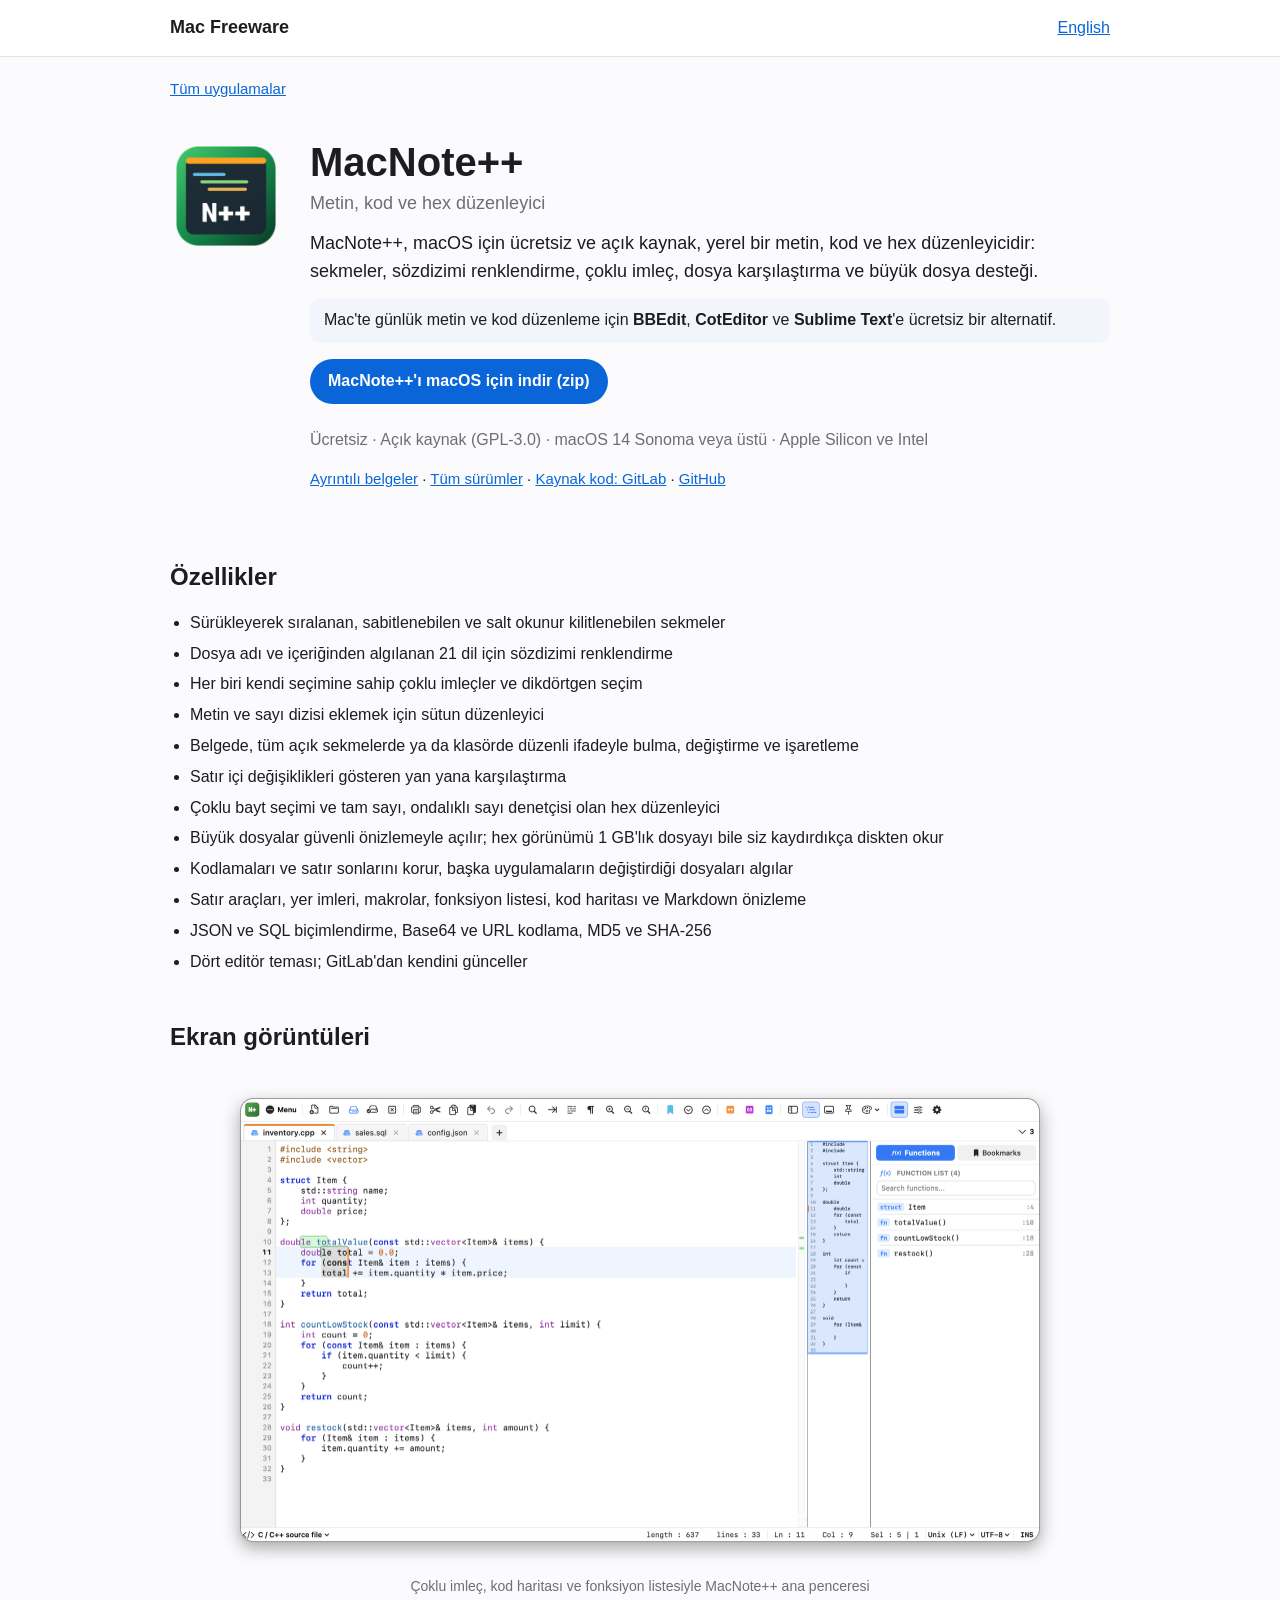
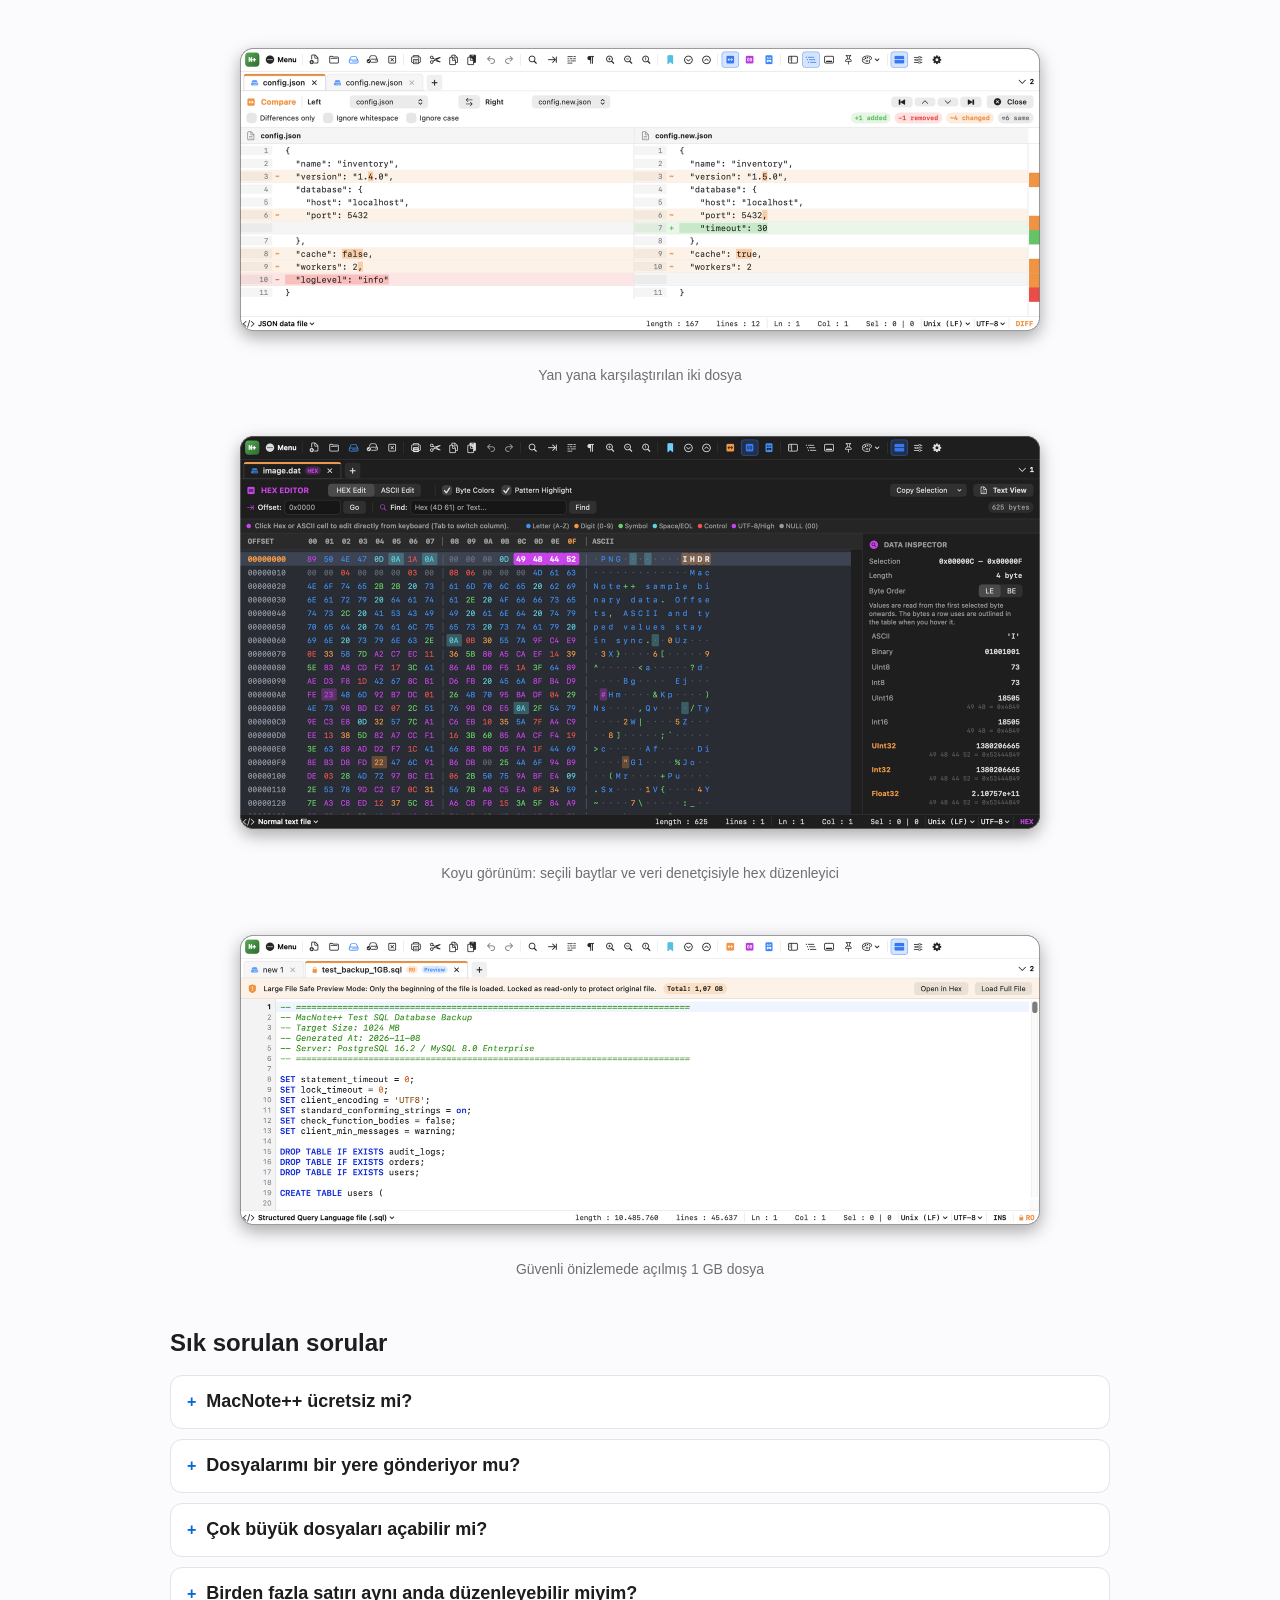
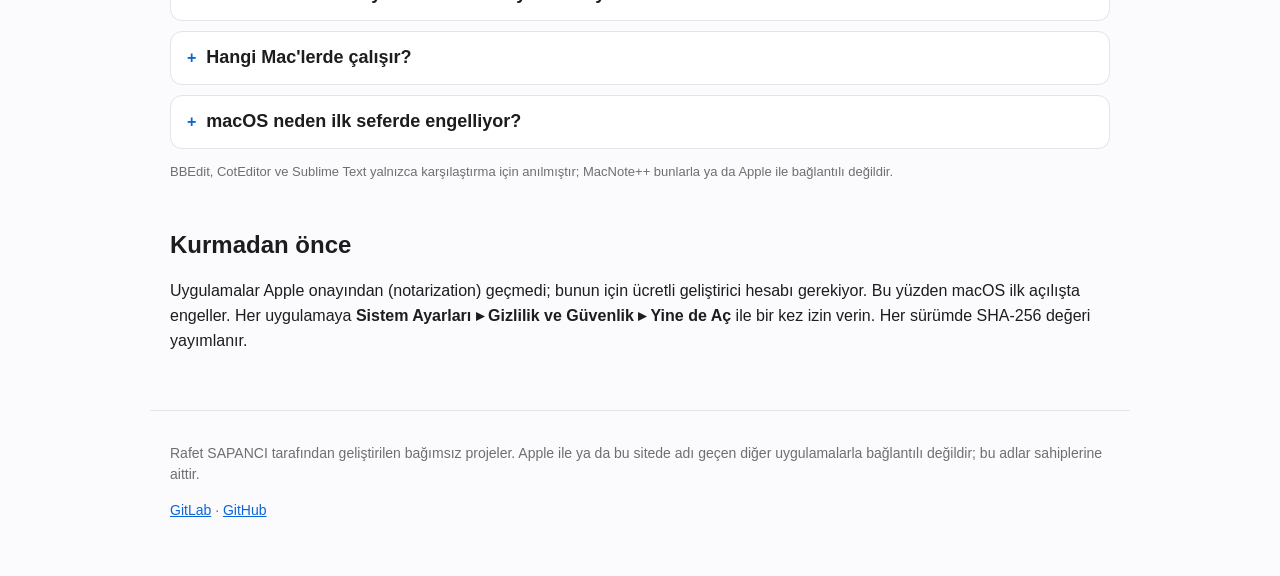
<file: tr/macnotepp/index.html>
<!doctype html>
<html lang="tr">
<head>
<meta charset="utf-8">
<meta name="viewport" content="width=device-width, initial-scale=1">
<title>MacNote++ – Metin, kod ve hex düzenleyici (macOS, ücretsiz)</title>
<meta name="description" content="MacNote++, macOS için ücretsiz ve açık kaynak, yerel bir metin, kod ve hex düzenleyicidir: sekmeler, sözdizimi renklendirme, çoklu imleç, dosya karşılaştırma ve büyük dosya desteği.">
<link rel="canonical" href="https://macfreeware.github.io/tr/macnotepp/">
<link rel="alternate" hreflang="tr" href="https://macfreeware.github.io/tr/macnotepp/">
<link rel="alternate" hreflang="en" href="https://macfreeware.github.io/macnotepp/">
<link rel="alternate" hreflang="x-default" href="https://macfreeware.github.io/macnotepp/">
<meta property="og:type" content="website">
<meta property="og:title" content="MacNote++ – Metin, kod ve hex düzenleyici (macOS, ücretsiz)">
<meta property="og:description" content="MacNote++, macOS için ücretsiz ve açık kaynak, yerel bir metin, kod ve hex düzenleyicidir: sekmeler, sözdizimi renklendirme, çoklu imleç, dosya karşılaştırma ve büyük dosya desteği.">
<meta property="og:url" content="https://macfreeware.github.io/tr/macnotepp/">
<meta name="color-scheme" content="light dark">
<link rel="stylesheet" href="../../assets/style.css">
<script type="application/ld+json">{"@context": "https://schema.org", "@type": "SoftwareApplication", "name": "MacNote++", "description": "MacNote++, macOS için ücretsiz ve açık kaynak, yerel bir metin, kod ve hex düzenleyicidir: sekmeler, sözdizimi renklendirme, çoklu imleç, dosya karşılaştırma ve büyük dosya desteği.", "applicationCategory": "DeveloperApplication", "operatingSystem": "macOS 14 or later", "url": "https://macfreeware.github.io/tr/macnotepp/", "downloadUrl": "https://gitlab.com/freeware2/macnotepp/-/releases/permalink/latest/downloads/MacNotePP.zip", "image": "https://macfreeware.github.io/assets/img/macnotepp-icon.png", "screenshot": ["https://macfreeware.github.io/assets/img/macnotepp-main.png", "https://macfreeware.github.io/assets/img/macnotepp-compare.png", "https://macfreeware.github.io/assets/img/macnotepp-hex-dark.png", "https://macfreeware.github.io/assets/img/macnotepp-large-file.png"], "featureList": ["Sürükleyerek sıralanan, sabitlenebilen ve salt okunur kilitlenebilen sekmeler", "Dosya adı ve içeriğinden algılanan 21 dil için sözdizimi renklendirme", "Her biri kendi seçimine sahip çoklu imleçler ve dikdörtgen seçim", "Metin ve sayı dizisi eklemek için sütun düzenleyici", "Belgede, tüm açık sekmelerde ya da klasörde düzenli ifadeyle bulma, değiştirme ve işaretleme", "Satır içi değişiklikleri gösteren yan yana karşılaştırma", "Çoklu bayt seçimi ve tam sayı, ondalıklı sayı denetçisi olan hex düzenleyici", "Büyük dosyalar güvenli önizlemeyle açılır; hex görünümü 1 GB'lık dosyayı bile siz kaydırdıkça diskten okur", "Kodlamaları ve satır sonlarını korur, başka uygulamaların değiştirdiği dosyaları algılar", "Satır araçları, yer imleri, makrolar, fonksiyon listesi, kod haritası ve Markdown önizleme", "JSON ve SQL biçimlendirme, Base64 ve URL kodlama, MD5 ve SHA-256", "Dört editör teması; GitLab'dan kendini günceller"], "isAccessibleForFree": true, "license": "https://www.gnu.org/licenses/gpl-3.0.html", "inLanguage": ["en", "tr"], "offers": {"@type": "Offer", "price": "0", "priceCurrency": "USD"}, "author": {"@type": "Person", "name": "Rafet SAPANCI"}, "sameAs": ["https://gitlab.com/freeware2/macnotepp", "https://github.com/macfreeware/macnotepp"]}</script>
<script type="application/ld+json">{"@context": "https://schema.org", "@type": "FAQPage", "mainEntity": [{"@type": "Question", "name": "MacNote++ ücretsiz mi?", "acceptedAnswer": {"@type": "Answer", "text": "Evet. MacNote++, GPL-3.0-or-later lisansıyla ücretsiz ve açık kaynaktır; reklam, hesap ya da uygulama içi satın alma yoktur."}}, {"@type": "Question", "name": "Dosyalarımı bir yere gönderiyor mu?", "acceptedAnswer": {"@type": "Answer", "text": "Hayır. Tek ağ isteği güncelleme denetimidir; günde en fazla bir kez gitlab.com'dan son sürüm bilgisini okur. Ayarlar'dan kapatabilirsiniz."}}, {"@type": "Question", "name": "Çok büyük dosyaları açabilir mi?", "acceptedAnswer": {"@type": "Answer", "text": "Evet. 80 MB ve üstü dosyalar önizlemeyle açılabilir; hex görünümü 1 GB'lık dosyayı bile siz kaydırdıkça diskten okur."}}, {"@type": "Question", "name": "Birden fazla satırı aynı anda düzenleyebilir miyim?", "acceptedAnswer": {"@type": "Answer", "text": "Evet. ⌥ + tık ya da ⌥⇧↑ / ↓ ile imleç ekleyin veya ⌥ + sürükleme ile dikdörtgen seçim yapıp yazın."}}, {"@type": "Question", "name": "Hangi Mac'lerde çalışır?", "acceptedAnswer": {"@type": "Answer", "text": "macOS 14 Sonoma veya üstü, Apple Silicon ve Intel Mac'ler."}}, {"@type": "Question", "name": "macOS neden ilk seferde engelliyor?", "acceptedAnswer": {"@type": "Answer", "text": "MacNote++ Apple tarafından onaylanmamıştır; bunun için ücretli geliştirici hesabı gerekir. Sistem Ayarları ▸ Gizlilik ve Güvenlik ▸ Yine de Aç ile bir kez izin verin; bkz. İndirme ve kurulum."}}]}</script>
</head>
<body>
<header class="top"><div class="wrap">
<a class="brand" href="../../tr/">Mac Freeware</a>
<nav><a href="https://macfreeware.github.io/macnotepp/" hreflang="en" lang="en">English</a></nav>
</div></header>
<main class="wrap">

<p class="crumb"><a href="../">Tüm uygulamalar</a></p>
<section class="hero app">
<img class="icon" src="../../assets/img/macnotepp-icon.png" width="112" height="112" alt="MacNote++ icon">
<div>
<h1>MacNote++</h1>
<p class="tag">Metin, kod ve hex düzenleyici</p>
<p class="lead">MacNote++, macOS için ücretsiz ve açık kaynak, yerel bir metin, kod ve hex düzenleyicidir: sekmeler, sözdizimi renklendirme, çoklu imleç, dosya karşılaştırma ve büyük dosya desteği.</p>
<p class="alt">Mac'te günlük metin ve kod düzenleme için <b>BBEdit</b>, <b>CotEditor</b> ve <b>Sublime Text</b>'e ücretsiz bir alternatif.</p>
<p class="actions"><a class="btn" href="https://gitlab.com/freeware2/macnotepp/-/releases/permalink/latest/downloads/MacNotePP.zip">MacNote++&#x27;ı macOS için indir (zip)</a></p>
<p class="meta">Ücretsiz · Açık kaynak (GPL-3.0) · macOS 14 Sonoma veya üstü · Apple Silicon ve Intel</p>
<p class="links"><a href="https://gitlab.com/freeware2/macnotepp/-/blob/main/README.tr.md">Ayrıntılı belgeler</a> · <a href="https://gitlab.com/freeware2/macnotepp/-/releases">Tüm sürümler</a> · <a href="https://gitlab.com/freeware2/macnotepp">Kaynak kod: GitLab</a> · <a href="https://github.com/macfreeware/macnotepp">GitHub</a></p>
</div>
</section>
<section><h2>Özellikler</h2><ul class="feats"><li>Sürükleyerek sıralanan, sabitlenebilen ve salt okunur kilitlenebilen sekmeler</li>
<li>Dosya adı ve içeriğinden algılanan 21 dil için sözdizimi renklendirme</li>
<li>Her biri kendi seçimine sahip çoklu imleçler ve dikdörtgen seçim</li>
<li>Metin ve sayı dizisi eklemek için sütun düzenleyici</li>
<li>Belgede, tüm açık sekmelerde ya da klasörde düzenli ifadeyle bulma, değiştirme ve işaretleme</li>
<li>Satır içi değişiklikleri gösteren yan yana karşılaştırma</li>
<li>Çoklu bayt seçimi ve tam sayı, ondalıklı sayı denetçisi olan hex düzenleyici</li>
<li>Büyük dosyalar güvenli önizlemeyle açılır; hex görünümü 1 GB&#x27;lık dosyayı bile siz kaydırdıkça diskten okur</li>
<li>Kodlamaları ve satır sonlarını korur, başka uygulamaların değiştirdiği dosyaları algılar</li>
<li>Satır araçları, yer imleri, makrolar, fonksiyon listesi, kod haritası ve Markdown önizleme</li>
<li>JSON ve SQL biçimlendirme, Base64 ve URL kodlama, MD5 ve SHA-256</li>
<li>Dört editör teması; GitLab&#x27;dan kendini günceller</li></ul></section>
<section><h2>Ekran görüntüleri</h2><div class="shots"><figure class="shot wide"><img src="../../assets/img/macnotepp-main.png" width="856" height="500" alt="Çoklu imleç, kod haritası ve fonksiyon listesiyle MacNote++ ana penceresi" loading="lazy" decoding="async"><figcaption>Çoklu imleç, kod haritası ve fonksiyon listesiyle MacNote++ ana penceresi</figcaption></figure>
<figure class="shot wide"><img src="../../assets/img/macnotepp-compare.png" width="856" height="339" alt="Yan yana karşılaştırılan iki dosya" loading="lazy" decoding="async"><figcaption>Yan yana karşılaştırılan iki dosya</figcaption></figure>
<figure class="shot wide"><img src="../../assets/img/macnotepp-hex-dark.png" width="856" height="449" alt="Koyu görünüm: seçili baytlar ve veri denetçisiyle hex düzenleyici" loading="lazy" decoding="async"><figcaption>Koyu görünüm: seçili baytlar ve veri denetçisiyle hex düzenleyici</figcaption></figure>
<figure class="shot wide"><img src="../../assets/img/macnotepp-large-file.png" width="856" height="345" alt="Güvenli önizlemede açılmış 1 GB dosya" loading="lazy" decoding="async"><figcaption>Güvenli önizlemede açılmış 1 GB dosya</figcaption></figure></div></section>
<section><h2>Sık sorulan sorular</h2><div class="faq"><details><summary><h3>MacNote++ ücretsiz mi?</h3></summary><p>Evet. MacNote++, GPL-3.0-or-later lisansıyla ücretsiz ve açık kaynaktır; reklam, hesap ya da uygulama içi satın alma yoktur.</p></details>
<details><summary><h3>Dosyalarımı bir yere gönderiyor mu?</h3></summary><p>Hayır. Tek ağ isteği güncelleme denetimidir; günde en fazla bir kez gitlab.com&#x27;dan son sürüm bilgisini okur. Ayarlar&#x27;dan kapatabilirsiniz.</p></details>
<details><summary><h3>Çok büyük dosyaları açabilir mi?</h3></summary><p>Evet. 80 MB ve üstü dosyalar önizlemeyle açılabilir; hex görünümü 1 GB&#x27;lık dosyayı bile siz kaydırdıkça diskten okur.</p></details>
<details><summary><h3>Birden fazla satırı aynı anda düzenleyebilir miyim?</h3></summary><p>Evet. ⌥ + tık ya da ⌥⇧↑ / ↓ ile imleç ekleyin veya ⌥ + sürükleme ile dikdörtgen seçim yapıp yazın.</p></details>
<details><summary><h3>Hangi Mac&#x27;lerde çalışır?</h3></summary><p>macOS 14 Sonoma veya üstü, Apple Silicon ve Intel Mac&#x27;ler.</p></details>
<details><summary><h3>macOS neden ilk seferde engelliyor?</h3></summary><p>MacNote++ Apple tarafından onaylanmamıştır; bunun için ücretli geliştirici hesabı gerekir. <strong>Sistem Ayarları ▸ Gizlilik ve Güvenlik ▸ Yine de Aç</strong> ile bir kez izin verin; bkz. <a href="https://gitlab.com/freeware2/macnotepp/-/blob/main/README.tr.md#indirme-ve-kurulum">İndirme ve kurulum</a>.</p></details></div>
<p class="note">BBEdit, CotEditor ve Sublime Text yalnızca karşılaştırma için anılmıştır; MacNote++ bunlarla ya da Apple ile bağlantılı değildir.</p></section>
<section><h2>Kurmadan önce</h2><p>Uygulamalar Apple onayından (notarization) geçmedi; bunun için ücretli geliştirici hesabı gerekiyor. Bu yüzden macOS ilk açılışta engeller. Her uygulamaya <b>Sistem Ayarları ▸ Gizlilik ve Güvenlik ▸ Yine de Aç</b> ile bir kez izin verin. Her sürümde SHA-256 değeri yayımlanır.</p></section>

</main>
<footer class="wrap foot">
<p>Rafet SAPANCI tarafından geliştirilen bağımsız projeler. Apple ile ya da bu sitede adı geçen diğer uygulamalarla bağlantılı değildir; bu adlar sahiplerine aittir.</p>
<p><a href="https://gitlab.com/freeware2">GitLab</a> · <a href="https://github.com/macfreeware">GitHub</a></p>
</footer>
</body>
</html>
</file>
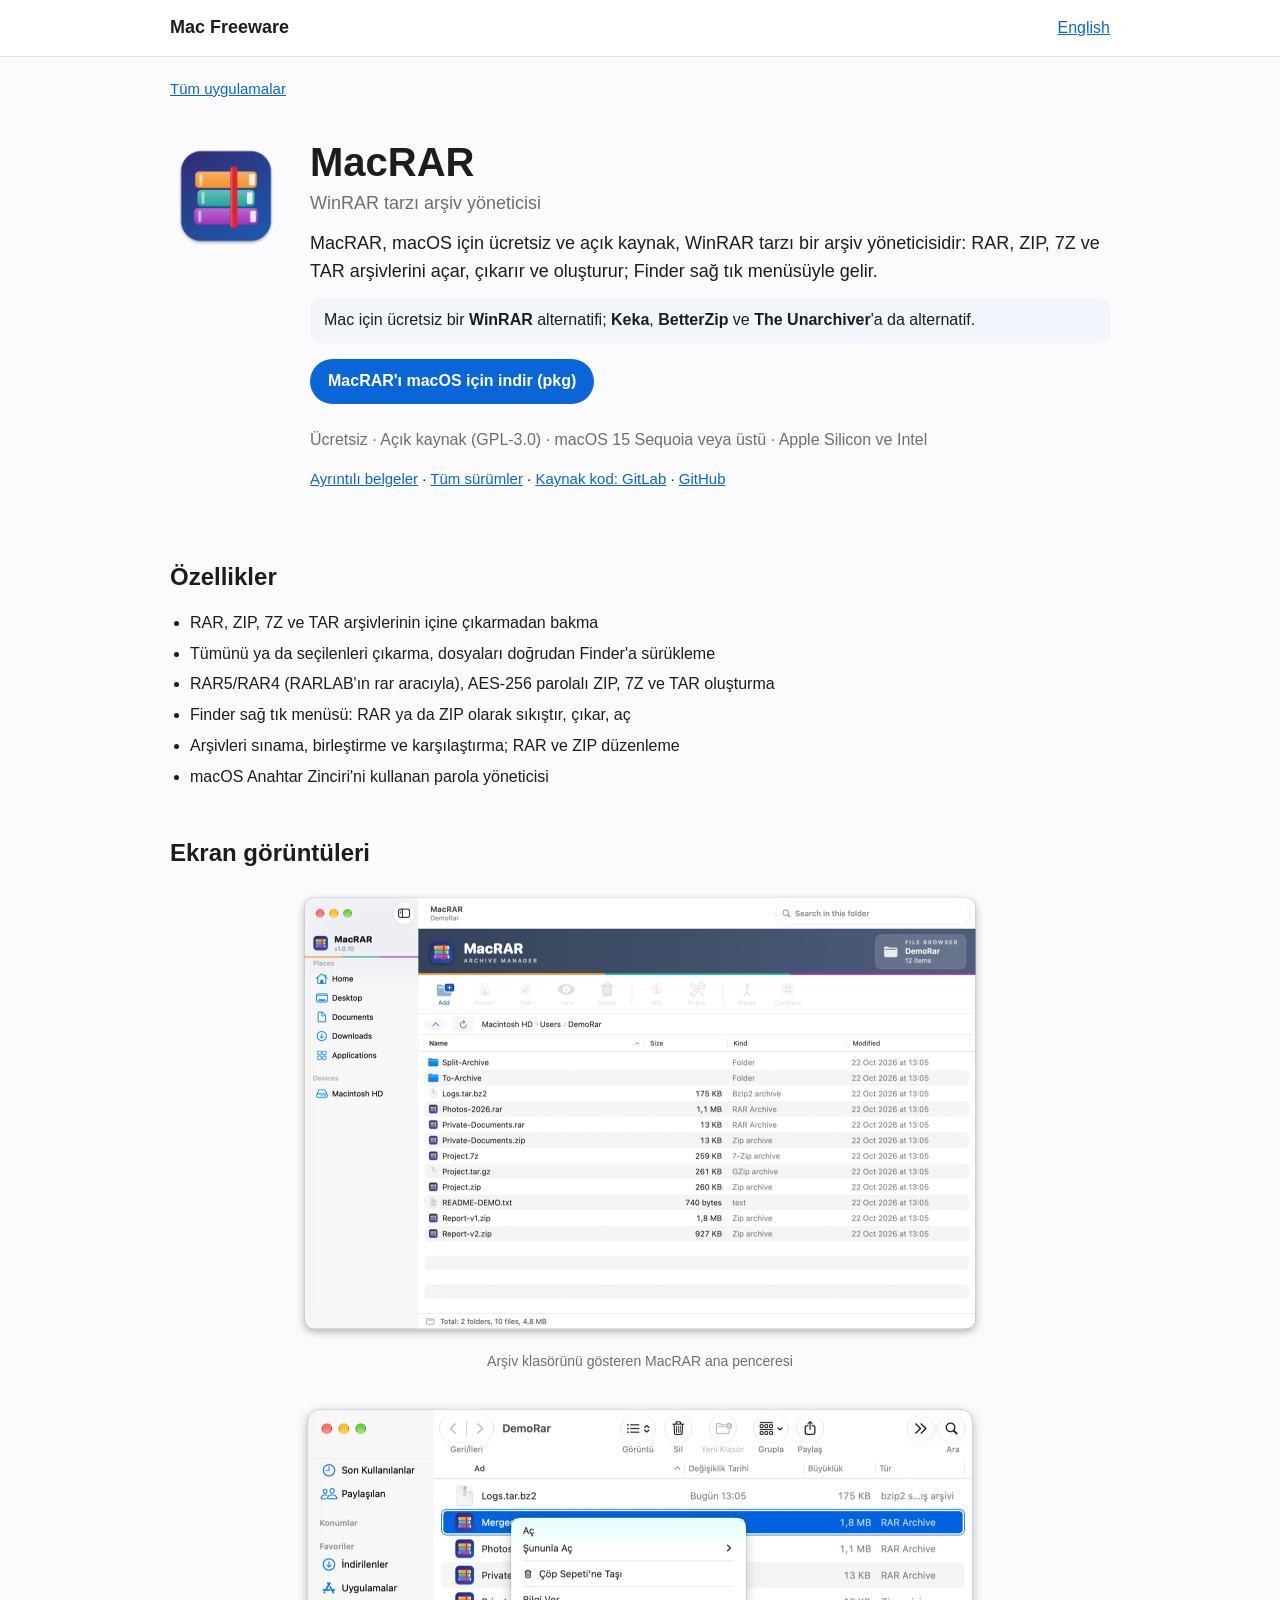
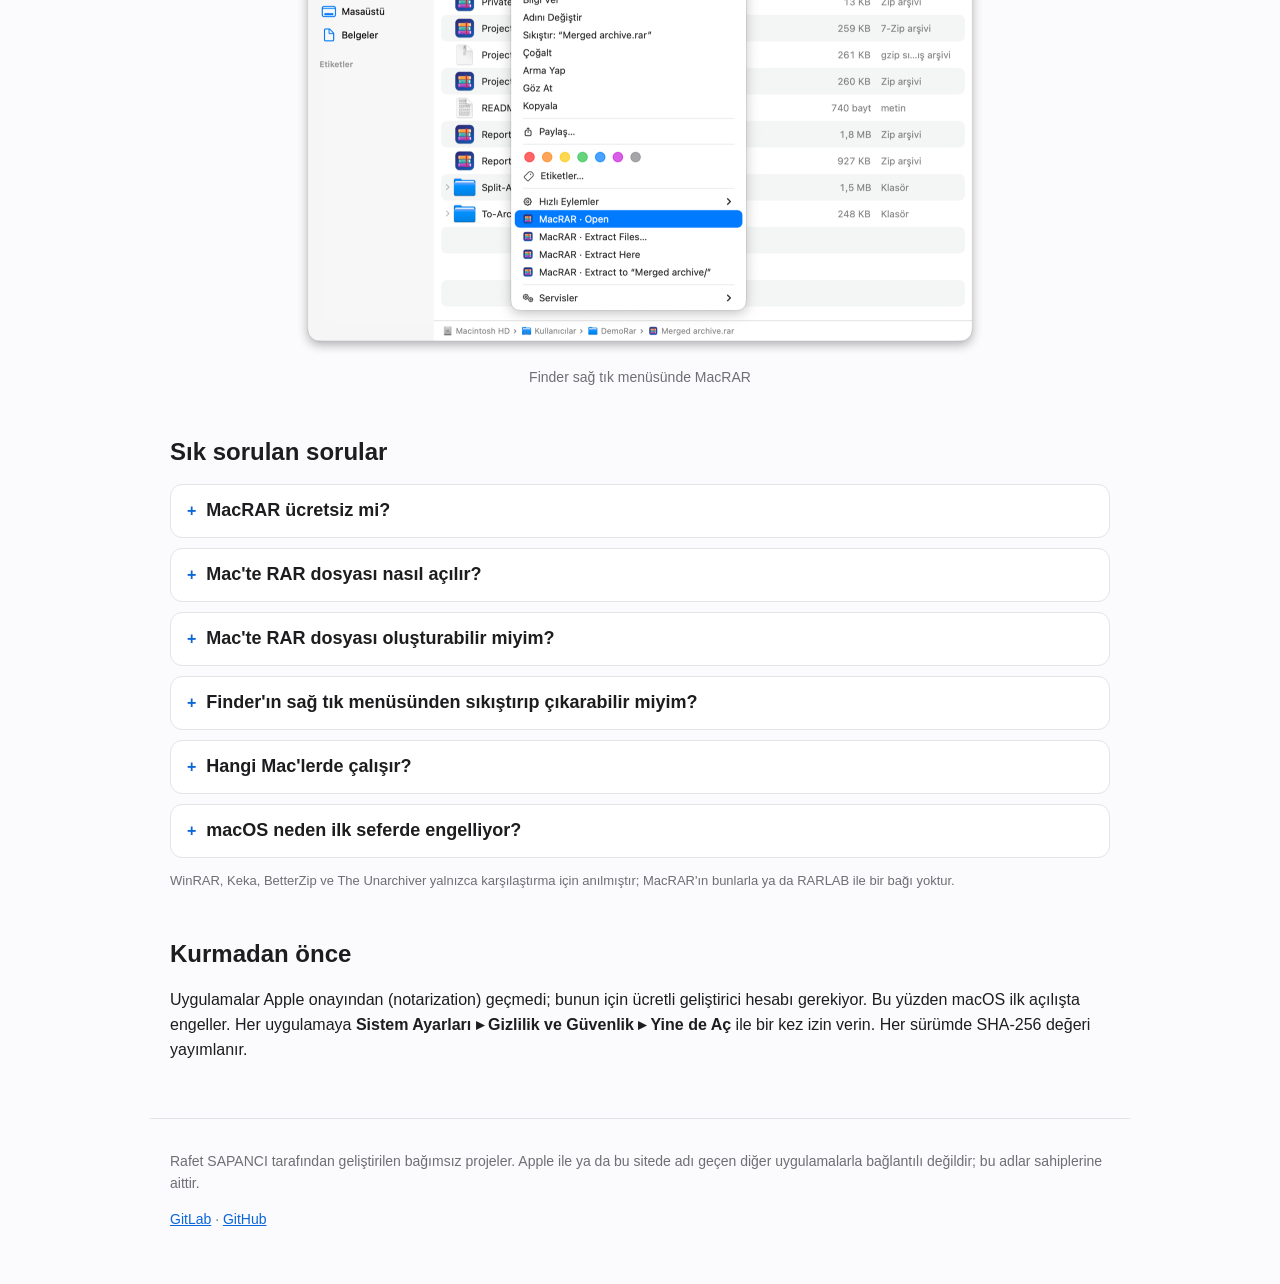
<file: tr/macrar/index.html>
<!doctype html>
<html lang="tr">
<head>
<meta charset="utf-8">
<meta name="viewport" content="width=device-width, initial-scale=1">
<title>MacRAR – WinRAR tarzı arşiv yöneticisi (macOS, ücretsiz)</title>
<meta name="description" content="MacRAR, macOS için ücretsiz ve açık kaynak, WinRAR tarzı bir arşiv yöneticisidir: RAR, ZIP, 7Z ve TAR arşivlerini açar, çıkarır ve oluşturur; Finder sağ tık menüsüyle gelir.">
<link rel="canonical" href="https://macfreeware.github.io/tr/macrar/">
<link rel="alternate" hreflang="tr" href="https://macfreeware.github.io/tr/macrar/">
<link rel="alternate" hreflang="en" href="https://macfreeware.github.io/macrar/">
<link rel="alternate" hreflang="x-default" href="https://macfreeware.github.io/macrar/">
<meta property="og:type" content="website">
<meta property="og:title" content="MacRAR – WinRAR tarzı arşiv yöneticisi (macOS, ücretsiz)">
<meta property="og:description" content="MacRAR, macOS için ücretsiz ve açık kaynak, WinRAR tarzı bir arşiv yöneticisidir: RAR, ZIP, 7Z ve TAR arşivlerini açar, çıkarır ve oluşturur; Finder sağ tık menüsüyle gelir.">
<meta property="og:url" content="https://macfreeware.github.io/tr/macrar/">
<meta name="color-scheme" content="light dark">
<link rel="stylesheet" href="../../assets/style.css">
<script type="application/ld+json">{"@context": "https://schema.org", "@type": "SoftwareApplication", "name": "MacRAR", "description": "MacRAR, macOS için ücretsiz ve açık kaynak, WinRAR tarzı bir arşiv yöneticisidir: RAR, ZIP, 7Z ve TAR arşivlerini açar, çıkarır ve oluşturur; Finder sağ tık menüsüyle gelir.", "applicationCategory": "UtilitiesApplication", "operatingSystem": "macOS 15 or later", "url": "https://macfreeware.github.io/tr/macrar/", "downloadUrl": "https://gitlab.com/freeware2/macrar/-/releases/permalink/latest/downloads/MacRAR.pkg", "image": "https://macfreeware.github.io/assets/img/macrar-icon.png", "screenshot": ["https://macfreeware.github.io/assets/img/macrar-main.png", "https://macfreeware.github.io/assets/img/macrar-finder.png"], "featureList": ["RAR, ZIP, 7Z ve TAR arşivlerinin içine çıkarmadan bakma", "Tümünü ya da seçilenleri çıkarma, dosyaları doğrudan Finder'a sürükleme", "RAR5/RAR4 (RARLAB'ın rar aracıyla), AES-256 parolalı ZIP, 7Z ve TAR oluşturma", "Finder sağ tık menüsü: RAR ya da ZIP olarak sıkıştır, çıkar, aç", "Arşivleri sınama, birleştirme ve karşılaştırma; RAR ve ZIP düzenleme", "macOS Anahtar Zinciri'ni kullanan parola yöneticisi"], "isAccessibleForFree": true, "license": "https://www.gnu.org/licenses/gpl-3.0.html", "inLanguage": ["en", "tr"], "offers": {"@type": "Offer", "price": "0", "priceCurrency": "USD"}, "author": {"@type": "Person", "name": "Rafet SAPANCI"}, "sameAs": ["https://gitlab.com/freeware2/macrar", "https://github.com/macfreeware/MacRAR"]}</script>
<script type="application/ld+json">{"@context": "https://schema.org", "@type": "FAQPage", "mainEntity": [{"@type": "Question", "name": "MacRAR ücretsiz mi?", "acceptedAnswer": {"@type": "Answer", "text": "Evet. MacRAR, GPL-3.0 lisansıyla ücretsiz ve açık kaynaktır; RAR dosyalarını açmak ve çıkarmak da ücretsizdir, çünkü RARLAB'ın ücretsiz unrar aracı uygulamayla gelir. Yalnızca RAR arşivi oluşturmak ya da düzenlemek için RARLAB'ın rar aracı gerekir; 40 gün ücretsiz denenebilir, sonrasında RARLAB lisansı ister. ZIP, 7Z ve TAR oluşturmak için hiç gerekmez."}}, {"@type": "Question", "name": "Mac'te RAR dosyası nasıl açılır?", "acceptedAnswer": {"@type": "Answer", "text": "MacRAR'ı kurun ve içine bakmak için .rar dosyasına çift tıklayın ya da Finder'da sağ tıklayıp ana pencereyi açmadan çıkarın. Parolalı arşivler parolayı sorar."}}, {"@type": "Question", "name": "Mac'te RAR dosyası oluşturabilir miyim?", "acceptedAnswer": {"@type": "Answer", "text": "Evet. MacRAR'ın Kurulum Yardımcısı RARLAB'ın rar aracını rarlab.com'dan tek tıkla indirir; ardından parolalı, dosya adları şifreli, kurtarma kayıtlı ya da parçalara bölünmüş RAR5 veya RAR4 arşivleri oluşturabilirsiniz."}}, {"@type": "Question", "name": "Finder'ın sağ tık menüsünden sıkıştırıp çıkarabilir miyim?", "acceptedAnswer": {"@type": "Answer", "text": "Evet. Finder'da dosyalara sağ tıklayıp RAR ya da ZIP olarak sıkıştırabilir, bir arşive sağ tıklayıp çıkarabilir ya da açabilirsiniz. İşlem, MacRAR'ın ana penceresi açılmadan küçük bir ilerleme paneliyle yapılır."}}, {"@type": "Question", "name": "Hangi Mac'lerde çalışır?", "acceptedAnswer": {"@type": "Answer", "text": "macOS 15 Sequoia veya üstü yüklü Apple Silicon ve Intel Mac'lerde."}}, {"@type": "Question", "name": "macOS neden ilk seferde engelliyor?", "acceptedAnswer": {"@type": "Answer", "text": "MacRAR, ücretli geliştirici hesabı gerektiren Apple onayından (notarization) geçmemiştir. Sistem Ayarları ▸ Gizlilik ve Güvenlik ▸ Yine de Aç ile bir kez izin verin; ayrıntılar Kurulum bölümünde."}}]}</script>
</head>
<body>
<header class="top"><div class="wrap">
<a class="brand" href="../../tr/">Mac Freeware</a>
<nav><a href="https://macfreeware.github.io/macrar/" hreflang="en" lang="en">English</a></nav>
</div></header>
<main class="wrap">

<p class="crumb"><a href="../">Tüm uygulamalar</a></p>
<section class="hero app">
<img class="icon" src="../../assets/img/macrar-icon.png" width="112" height="112" alt="MacRAR icon">
<div>
<h1>MacRAR</h1>
<p class="tag">WinRAR tarzı arşiv yöneticisi</p>
<p class="lead">MacRAR, macOS için ücretsiz ve açık kaynak, WinRAR tarzı bir arşiv yöneticisidir: RAR, ZIP, 7Z ve TAR arşivlerini açar, çıkarır ve oluşturur; Finder sağ tık menüsüyle gelir.</p>
<p class="alt">Mac için ücretsiz bir <b>WinRAR</b> alternatifi; <b>Keka</b>, <b>BetterZip</b> ve <b>The Unarchiver</b>'a da alternatif.</p>
<p class="actions"><a class="btn" href="https://gitlab.com/freeware2/macrar/-/releases/permalink/latest/downloads/MacRAR.pkg">MacRAR&#x27;ı macOS için indir (pkg)</a></p>
<p class="meta">Ücretsiz · Açık kaynak (GPL-3.0) · macOS 15 Sequoia veya üstü · Apple Silicon ve Intel</p>
<p class="links"><a href="https://gitlab.com/freeware2/macrar/-/blob/main/README.tr.md">Ayrıntılı belgeler</a> · <a href="https://gitlab.com/freeware2/macrar/-/releases">Tüm sürümler</a> · <a href="https://gitlab.com/freeware2/macrar">Kaynak kod: GitLab</a> · <a href="https://github.com/macfreeware/MacRAR">GitHub</a></p>
</div>
</section>
<section><h2>Özellikler</h2><ul class="feats"><li>RAR, ZIP, 7Z ve TAR arşivlerinin içine çıkarmadan bakma</li>
<li>Tümünü ya da seçilenleri çıkarma, dosyaları doğrudan Finder&#x27;a sürükleme</li>
<li>RAR5/RAR4 (RARLAB&#x27;ın rar aracıyla), AES-256 parolalı ZIP, 7Z ve TAR oluşturma</li>
<li>Finder sağ tık menüsü: RAR ya da ZIP olarak sıkıştır, çıkar, aç</li>
<li>Arşivleri sınama, birleştirme ve karşılaştırma; RAR ve ZIP düzenleme</li>
<li>macOS Anahtar Zinciri&#x27;ni kullanan parola yöneticisi</li></ul></section>
<section><h2>Ekran görüntüleri</h2><div class="shots"><figure class="shot"><img src="../../assets/img/macrar-main.png" width="700" height="460" alt="Arşiv klasörünü gösteren MacRAR ana penceresi" loading="lazy" decoding="async"><figcaption>Arşiv klasörünü gösteren MacRAR ana penceresi</figcaption></figure>
<figure class="shot"><img src="../../assets/img/macrar-finder.png" width="700" height="567" alt="Finder sağ tık menüsünde MacRAR" loading="lazy" decoding="async"><figcaption>Finder sağ tık menüsünde MacRAR</figcaption></figure></div></section>
<section><h2>Sık sorulan sorular</h2><div class="faq"><details><summary><h3>MacRAR ücretsiz mi?</h3></summary><p>Evet. MacRAR, GPL-3.0 lisansıyla ücretsiz ve açık kaynaktır; RAR dosyalarını açmak ve çıkarmak da ücretsizdir, çünkü RARLAB&#x27;ın ücretsiz <code>unrar</code> aracı uygulamayla gelir. Yalnızca <strong>RAR</strong> arşivi oluşturmak ya da düzenlemek için RARLAB&#x27;ın <code>rar</code> aracı gerekir; 40 gün ücretsiz denenebilir, sonrasında RARLAB lisansı ister. ZIP, 7Z ve TAR oluşturmak için hiç gerekmez.</p></details>
<details><summary><h3>Mac&#x27;te RAR dosyası nasıl açılır?</h3></summary><p>MacRAR&#x27;ı kurun ve içine bakmak için <code>.rar</code> dosyasına çift tıklayın ya da Finder&#x27;da sağ tıklayıp ana pencereyi açmadan çıkarın. Parolalı arşivler parolayı sorar.</p></details>
<details><summary><h3>Mac&#x27;te RAR dosyası oluşturabilir miyim?</h3></summary><p>Evet. MacRAR&#x27;ın Kurulum Yardımcısı RARLAB&#x27;ın <code>rar</code> aracını rarlab.com&#x27;dan tek tıkla indirir; ardından parolalı, dosya adları şifreli, kurtarma kayıtlı ya da parçalara bölünmüş RAR5 veya RAR4 arşivleri oluşturabilirsiniz.</p></details>
<details><summary><h3>Finder&#x27;ın sağ tık menüsünden sıkıştırıp çıkarabilir miyim?</h3></summary><p>Evet. Finder&#x27;da dosyalara sağ tıklayıp RAR ya da ZIP olarak sıkıştırabilir, bir arşive sağ tıklayıp çıkarabilir ya da açabilirsiniz. İşlem, MacRAR&#x27;ın ana penceresi açılmadan küçük bir ilerleme paneliyle yapılır.</p></details>
<details><summary><h3>Hangi Mac&#x27;lerde çalışır?</h3></summary><p>macOS 15 Sequoia veya üstü yüklü Apple Silicon ve Intel Mac&#x27;lerde.</p></details>
<details><summary><h3>macOS neden ilk seferde engelliyor?</h3></summary><p>MacRAR, ücretli geliştirici hesabı gerektiren Apple onayından (notarization) geçmemiştir. <strong>Sistem Ayarları ▸ Gizlilik ve Güvenlik ▸ Yine de Aç</strong> ile bir kez izin verin; ayrıntılar <a href="https://gitlab.com/freeware2/macrar/-/blob/main/README.tr.md#kurulum">Kurulum</a> bölümünde.</p></details></div>
<p class="note">WinRAR, Keka, BetterZip ve The Unarchiver yalnızca karşılaştırma için anılmıştır; MacRAR&#x27;ın bunlarla ya da RARLAB ile bir bağı yoktur.</p></section>
<section><h2>Kurmadan önce</h2><p>Uygulamalar Apple onayından (notarization) geçmedi; bunun için ücretli geliştirici hesabı gerekiyor. Bu yüzden macOS ilk açılışta engeller. Her uygulamaya <b>Sistem Ayarları ▸ Gizlilik ve Güvenlik ▸ Yine de Aç</b> ile bir kez izin verin. Her sürümde SHA-256 değeri yayımlanır.</p></section>

</main>
<footer class="wrap foot">
<p>Rafet SAPANCI tarafından geliştirilen bağımsız projeler. Apple ile ya da bu sitede adı geçen diğer uygulamalarla bağlantılı değildir; bu adlar sahiplerine aittir.</p>
<p><a href="https://gitlab.com/freeware2">GitLab</a> · <a href="https://github.com/macfreeware">GitHub</a></p>
</footer>
</body>
</html>
</file>
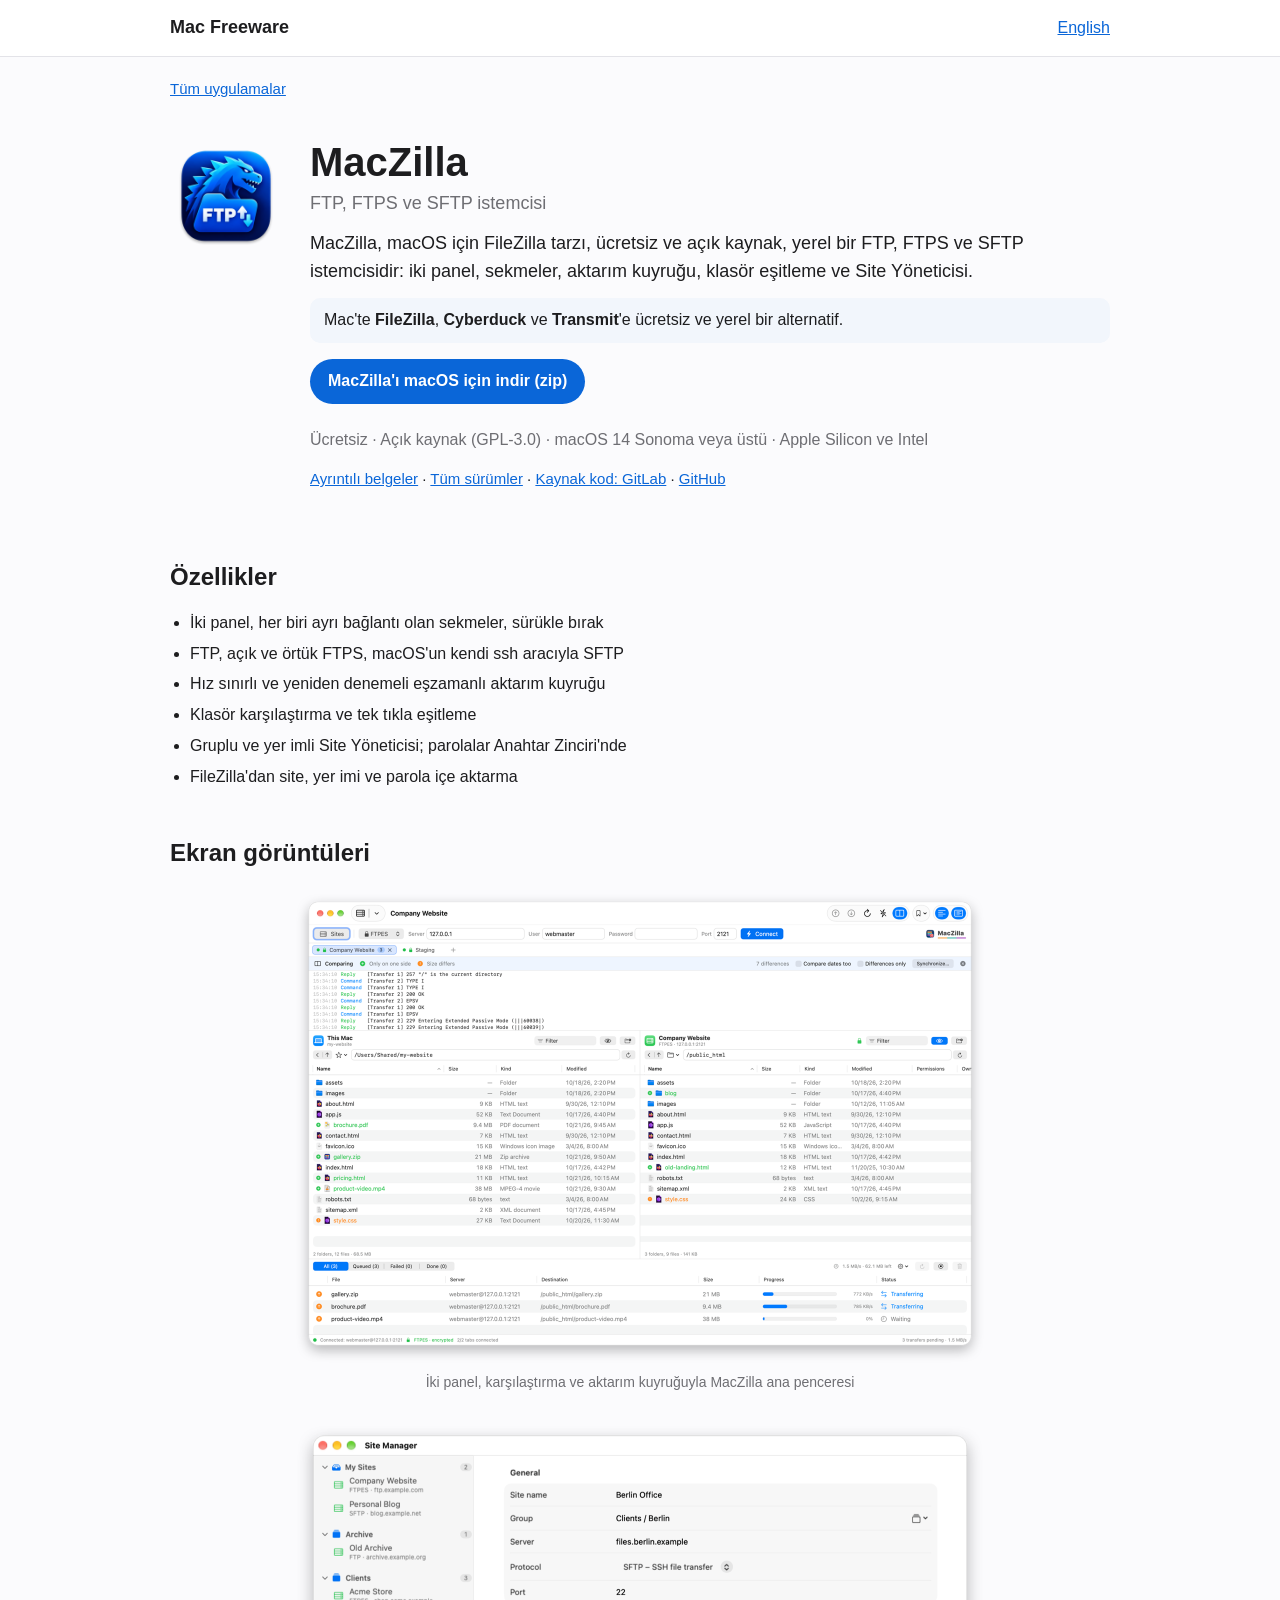
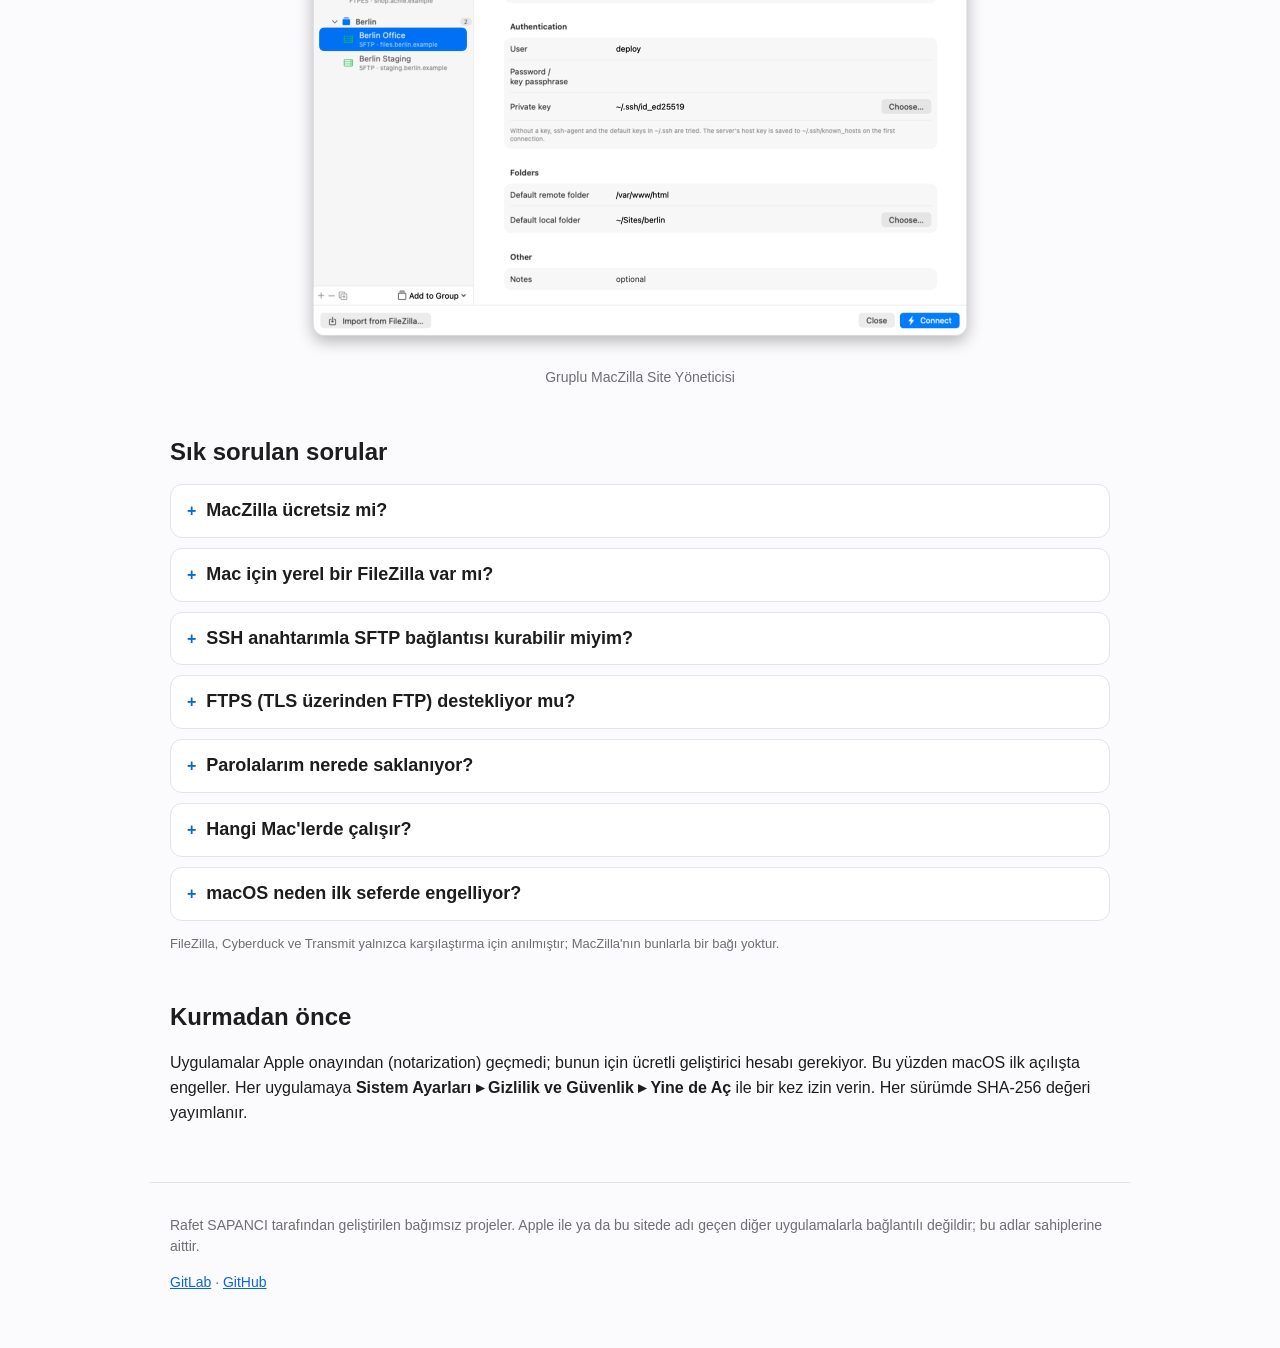
<file: tr/maczilla/index.html>
<!doctype html>
<html lang="tr">
<head>
<meta charset="utf-8">
<meta name="viewport" content="width=device-width, initial-scale=1">
<title>MacZilla – FTP, FTPS ve SFTP istemcisi (macOS, ücretsiz)</title>
<meta name="description" content="MacZilla, macOS için FileZilla tarzı, ücretsiz ve açık kaynak, yerel bir FTP, FTPS ve SFTP istemcisidir: iki panel, sekmeler, aktarım kuyruğu, klasör eşitleme ve Site Yöneticisi.">
<link rel="canonical" href="https://macfreeware.github.io/tr/maczilla/">
<link rel="alternate" hreflang="tr" href="https://macfreeware.github.io/tr/maczilla/">
<link rel="alternate" hreflang="en" href="https://macfreeware.github.io/maczilla/">
<link rel="alternate" hreflang="x-default" href="https://macfreeware.github.io/maczilla/">
<meta property="og:type" content="website">
<meta property="og:title" content="MacZilla – FTP, FTPS ve SFTP istemcisi (macOS, ücretsiz)">
<meta property="og:description" content="MacZilla, macOS için FileZilla tarzı, ücretsiz ve açık kaynak, yerel bir FTP, FTPS ve SFTP istemcisidir: iki panel, sekmeler, aktarım kuyruğu, klasör eşitleme ve Site Yöneticisi.">
<meta property="og:url" content="https://macfreeware.github.io/tr/maczilla/">
<meta name="color-scheme" content="light dark">
<link rel="stylesheet" href="../../assets/style.css">
<script type="application/ld+json">{"@context": "https://schema.org", "@type": "SoftwareApplication", "name": "MacZilla", "description": "MacZilla, macOS için FileZilla tarzı, ücretsiz ve açık kaynak, yerel bir FTP, FTPS ve SFTP istemcisidir: iki panel, sekmeler, aktarım kuyruğu, klasör eşitleme ve Site Yöneticisi.", "applicationCategory": "DeveloperApplication", "operatingSystem": "macOS 14 or later", "url": "https://macfreeware.github.io/tr/maczilla/", "downloadUrl": "https://gitlab.com/freeware2/maczilla/-/releases/permalink/latest/downloads/MacZilla.zip", "image": "https://macfreeware.github.io/assets/img/maczilla-icon.png", "screenshot": ["https://macfreeware.github.io/assets/img/maczilla-main.png", "https://macfreeware.github.io/assets/img/maczilla-sites.png"], "featureList": ["İki panel, her biri ayrı bağlantı olan sekmeler, sürükle bırak", "FTP, açık ve örtük FTPS, macOS'un kendi ssh aracıyla SFTP", "Hız sınırlı ve yeniden denemeli eşzamanlı aktarım kuyruğu", "Klasör karşılaştırma ve tek tıkla eşitleme", "Gruplu ve yer imli Site Yöneticisi; parolalar Anahtar Zinciri'nde", "FileZilla'dan site, yer imi ve parola içe aktarma"], "isAccessibleForFree": true, "license": "https://www.gnu.org/licenses/gpl-3.0.html", "inLanguage": ["en", "tr"], "offers": {"@type": "Offer", "price": "0", "priceCurrency": "USD"}, "author": {"@type": "Person", "name": "Rafet SAPANCI"}, "sameAs": ["https://gitlab.com/freeware2/maczilla", "https://github.com/macfreeware/MacZilla"]}</script>
<script type="application/ld+json">{"@context": "https://schema.org", "@type": "FAQPage", "mainEntity": [{"@type": "Question", "name": "MacZilla ücretsiz mi?", "acceptedAnswer": {"@type": "Answer", "text": "Evet. MacZilla, GPL-3.0 lisansıyla ücretsiz ve açık kaynaktır; reklam, hesap ya da uygulama içi satın alma yoktur."}}, {"@type": "Question", "name": "Mac için yerel bir FileZilla var mı?", "acceptedAnswer": {"@type": "Answer", "text": "FileZilla Mac'te de çalışır, ama yerel bir Mac uygulaması değildir. MacZilla aynı fikirle Swift ve SwiftUI ile yazılmıştır: iki panel, sekmeler, aktarım kuyruğu ve Site Yöneticisi. FileZilla'daki sitelerinizi, klasörlerinizi, yer imlerinizi ve parolalarınızı içe aktarabilir."}}, {"@type": "Question", "name": "SSH anahtarımla SFTP bağlantısı kurabilir miyim?", "acceptedAnswer": {"@type": "Answer", "text": "Evet. SFTP, macOS'un kendi ssh aracıyla çalışır; SSH anahtarlarınız, ssh-agent, ~/.ssh/config ve known_hosts Terminal'deki gibi aynen geçerlidir."}}, {"@type": "Question", "name": "FTPS (TLS üzerinden FTP) destekliyor mu?", "acceptedAnswer": {"@type": "Answer", "text": "Evet, hem açık (FTPES) hem örtük (FTPS) TLS. macOS'un güvenmediği bir sertifika SHA-256 parmak iziyle gösterilir ve ancak siz izin verince bağlanır."}}, {"@type": "Question", "name": "Parolalarım nerede saklanıyor?", "acceptedAnswer": {"@type": "Answer", "text": "macOS Anahtar Zinciri'nde. Site listesi ise ~/Library/Application Support/MacZilla içinde bir JSON dosyasıdır."}}, {"@type": "Question", "name": "Hangi Mac'lerde çalışır?", "acceptedAnswer": {"@type": "Answer", "text": "macOS 14 Sonoma veya üstü yüklü Apple Silicon ve Intel Mac'lerde."}}, {"@type": "Question", "name": "macOS neden ilk seferde engelliyor?", "acceptedAnswer": {"@type": "Answer", "text": "MacZilla, ücretli geliştirici hesabı gerektiren Apple onayından (notarization) geçmemiştir. Sistem Ayarları ▸ Gizlilik ve Güvenlik ▸ Yine de Aç ile bir kez izin verin; ayrıntılar İlk açılış bölümünde."}}]}</script>
</head>
<body>
<header class="top"><div class="wrap">
<a class="brand" href="../../tr/">Mac Freeware</a>
<nav><a href="https://macfreeware.github.io/maczilla/" hreflang="en" lang="en">English</a></nav>
</div></header>
<main class="wrap">

<p class="crumb"><a href="../">Tüm uygulamalar</a></p>
<section class="hero app">
<img class="icon" src="../../assets/img/maczilla-icon.png" width="112" height="112" alt="MacZilla icon">
<div>
<h1>MacZilla</h1>
<p class="tag">FTP, FTPS ve SFTP istemcisi</p>
<p class="lead">MacZilla, macOS için FileZilla tarzı, ücretsiz ve açık kaynak, yerel bir FTP, FTPS ve SFTP istemcisidir: iki panel, sekmeler, aktarım kuyruğu, klasör eşitleme ve Site Yöneticisi.</p>
<p class="alt">Mac'te <b>FileZilla</b>, <b>Cyberduck</b> ve <b>Transmit</b>'e ücretsiz ve yerel bir alternatif.</p>
<p class="actions"><a class="btn" href="https://gitlab.com/freeware2/maczilla/-/releases/permalink/latest/downloads/MacZilla.zip">MacZilla&#x27;ı macOS için indir (zip)</a></p>
<p class="meta">Ücretsiz · Açık kaynak (GPL-3.0) · macOS 14 Sonoma veya üstü · Apple Silicon ve Intel</p>
<p class="links"><a href="https://gitlab.com/freeware2/maczilla/-/blob/main/README.tr.md">Ayrıntılı belgeler</a> · <a href="https://gitlab.com/freeware2/maczilla/-/releases">Tüm sürümler</a> · <a href="https://gitlab.com/freeware2/maczilla">Kaynak kod: GitLab</a> · <a href="https://github.com/macfreeware/MacZilla">GitHub</a></p>
</div>
</section>
<section><h2>Özellikler</h2><ul class="feats"><li>İki panel, her biri ayrı bağlantı olan sekmeler, sürükle bırak</li>
<li>FTP, açık ve örtük FTPS, macOS&#x27;un kendi ssh aracıyla SFTP</li>
<li>Hız sınırlı ve yeniden denemeli eşzamanlı aktarım kuyruğu</li>
<li>Klasör karşılaştırma ve tek tıkla eşitleme</li>
<li>Gruplu ve yer imli Site Yöneticisi; parolalar Anahtar Zinciri&#x27;nde</li>
<li>FileZilla&#x27;dan site, yer imi ve parola içe aktarma</li></ul></section>
<section><h2>Ekran görüntüleri</h2><div class="shots"><figure class="shot"><img src="../../assets/img/maczilla-main.png" width="700" height="481" alt="İki panel, karşılaştırma ve aktarım kuyruğuyla MacZilla ana penceresi" loading="lazy" decoding="async"><figcaption>İki panel, karşılaştırma ve aktarım kuyruğuyla MacZilla ana penceresi</figcaption></figure>
<figure class="shot"><img src="../../assets/img/maczilla-sites.png" width="700" height="545" alt="Gruplu MacZilla Site Yöneticisi" loading="lazy" decoding="async"><figcaption>Gruplu MacZilla Site Yöneticisi</figcaption></figure></div></section>
<section><h2>Sık sorulan sorular</h2><div class="faq"><details><summary><h3>MacZilla ücretsiz mi?</h3></summary><p>Evet. MacZilla, GPL-3.0 lisansıyla ücretsiz ve açık kaynaktır; reklam, hesap ya da uygulama içi satın alma yoktur.</p></details>
<details><summary><h3>Mac için yerel bir FileZilla var mı?</h3></summary><p>FileZilla Mac&#x27;te de çalışır, ama yerel bir Mac uygulaması değildir. MacZilla aynı fikirle Swift ve SwiftUI ile yazılmıştır: iki panel, sekmeler, aktarım kuyruğu ve Site Yöneticisi. FileZilla&#x27;daki sitelerinizi, klasörlerinizi, yer imlerinizi ve parolalarınızı içe aktarabilir.</p></details>
<details><summary><h3>SSH anahtarımla SFTP bağlantısı kurabilir miyim?</h3></summary><p>Evet. SFTP, macOS&#x27;un kendi <code>ssh</code> aracıyla çalışır; SSH anahtarlarınız, ssh-agent, <code>~/.ssh/config</code> ve <code>known_hosts</code> Terminal&#x27;deki gibi aynen geçerlidir.</p></details>
<details><summary><h3>FTPS (TLS üzerinden FTP) destekliyor mu?</h3></summary><p>Evet, hem açık (FTPES) hem örtük (FTPS) TLS. macOS&#x27;un güvenmediği bir sertifika SHA-256 parmak iziyle gösterilir ve ancak siz izin verince bağlanır.</p></details>
<details><summary><h3>Parolalarım nerede saklanıyor?</h3></summary><p>macOS Anahtar Zinciri&#x27;nde. Site listesi ise <code>~/Library/Application Support/MacZilla</code> içinde bir JSON dosyasıdır.</p></details>
<details><summary><h3>Hangi Mac&#x27;lerde çalışır?</h3></summary><p>macOS 14 Sonoma veya üstü yüklü Apple Silicon ve Intel Mac&#x27;lerde.</p></details>
<details><summary><h3>macOS neden ilk seferde engelliyor?</h3></summary><p>MacZilla, ücretli geliştirici hesabı gerektiren Apple onayından (notarization) geçmemiştir. <strong>Sistem Ayarları ▸ Gizlilik ve Güvenlik ▸ Yine de Aç</strong> ile bir kez izin verin; ayrıntılar <a href="https://gitlab.com/freeware2/maczilla/-/blob/main/README.tr.md#maczillayı-ilk-açış-bir-kez-izin-verin">İlk açılış</a> bölümünde.</p></details></div>
<p class="note">FileZilla, Cyberduck ve Transmit yalnızca karşılaştırma için anılmıştır; MacZilla&#x27;nın bunlarla bir bağı yoktur.</p></section>
<section><h2>Kurmadan önce</h2><p>Uygulamalar Apple onayından (notarization) geçmedi; bunun için ücretli geliştirici hesabı gerekiyor. Bu yüzden macOS ilk açılışta engeller. Her uygulamaya <b>Sistem Ayarları ▸ Gizlilik ve Güvenlik ▸ Yine de Aç</b> ile bir kez izin verin. Her sürümde SHA-256 değeri yayımlanır.</p></section>

</main>
<footer class="wrap foot">
<p>Rafet SAPANCI tarafından geliştirilen bağımsız projeler. Apple ile ya da bu sitede adı geçen diğer uygulamalarla bağlantılı değildir; bu adlar sahiplerine aittir.</p>
<p><a href="https://gitlab.com/freeware2">GitLab</a> · <a href="https://github.com/macfreeware">GitHub</a></p>
</footer>
</body>
</html>
</file>
<file: assets/style.css>
:root{--bg:#fbfbfd;--fg:#1d1d1f;--muted:#6e6e73;--card:#fff;--line:#e3e3e8;--accent:#0a66d8;--accent-fg:#fff;--alt:#f2f6fc}
@media (prefers-color-scheme:dark){:root{--bg:#141416;--fg:#f2f2f4;--muted:#a1a1a8;--card:#1f1f23;--line:#2f2f35;--accent:#4c9bff;--accent-fg:#0b0b0d;--alt:#1b2230}}
*{box-sizing:border-box}html{-webkit-text-size-adjust:100%}
body{margin:0;background:var(--bg);color:var(--fg);font:16px/1.55 -apple-system,BlinkMacSystemFont,"Segoe UI",Roboto,Helvetica,Arial,sans-serif}
a{color:var(--accent)}.wrap{max-width:980px;margin:0 auto;padding:0 20px}
.top{border-bottom:1px solid var(--line);background:var(--card)}.top .wrap{display:flex;justify-content:space-between;align-items:center;height:56px}
.brand{font-weight:700;color:var(--fg);text-decoration:none;font-size:18px}
h1{font-size:40px;line-height:1.1;margin:0 0 6px}h2{font-size:24px;margin:44px 0 14px}h3{font-size:18px;margin:0}
.hero{display:flex;gap:28px;align-items:flex-start;padding:40px 0 8px}.hero .icon{flex:none;border-radius:22%}
.tag{color:var(--muted);font-size:18px;margin:0 0 12px}.lead{font-size:18px;margin:0 0 12px}
.alt{background:var(--alt);border-radius:10px;padding:10px 14px;margin:0 0 16px}
.btn{display:inline-block;background:var(--accent);color:var(--accent-fg);padding:10px 18px;border-radius:999px;text-decoration:none;font-weight:600;margin:0 8px 8px 0}
.btn.ghost{background:transparent;color:var(--accent);border:1px solid var(--accent)}
.meta{color:var(--muted);margin:4px 0}.links{font-size:15px}.crumb{margin:20px 0 0;font-size:15px}
.grid{display:grid;grid-template-columns:repeat(2,minmax(0,1fr));gap:18px}
.card{background:var(--card);border:1px solid var(--line);border-radius:16px;padding:22px}.card .icon{border-radius:22%}.card h3{font-size:22px;margin-top:8px}.card h3 a{color:var(--fg);text-decoration:none}
.feats{padding-left:20px}.feats li{margin:6px 0}
.shots{display:flex;flex-wrap:wrap;gap:22px;justify-content:center;align-items:flex-start}.shot{margin:0;flex:0 1 auto;max-width:100%}.shot.wide{flex-basis:100%}.shot img{max-width:100%;height:auto;display:block;margin:0 auto}
figcaption{color:var(--muted);font-size:14px;text-align:center;margin-top:6px}
.faq details{background:var(--card);border:1px solid var(--line);border-radius:12px;padding:12px 16px;margin:0 0 10px}
.faq summary{cursor:pointer;list-style:none}.faq summary::-webkit-details-marker{display:none}.faq summary h3{display:inline}
.faq summary::before{content:"+";display:inline-block;width:1.2em;color:var(--accent);font-weight:700}.faq details[open] summary::before{content:"–"}
.faq p{margin:10px 0 2px}.note{color:var(--muted);font-size:13px}
code{font:14px ui-monospace,SFMono-Regular,Menlo,monospace;background:var(--alt);padding:1px 5px;border-radius:5px}
.foot{color:var(--muted);font-size:14px;border-top:1px solid var(--line);margin-top:56px;padding-top:18px;padding-bottom:40px}
@media (max-width:720px){h1{font-size:32px}.hero{flex-direction:column;gap:16px;padding-top:28px}.grid{grid-template-columns:1fr}}
</file>
